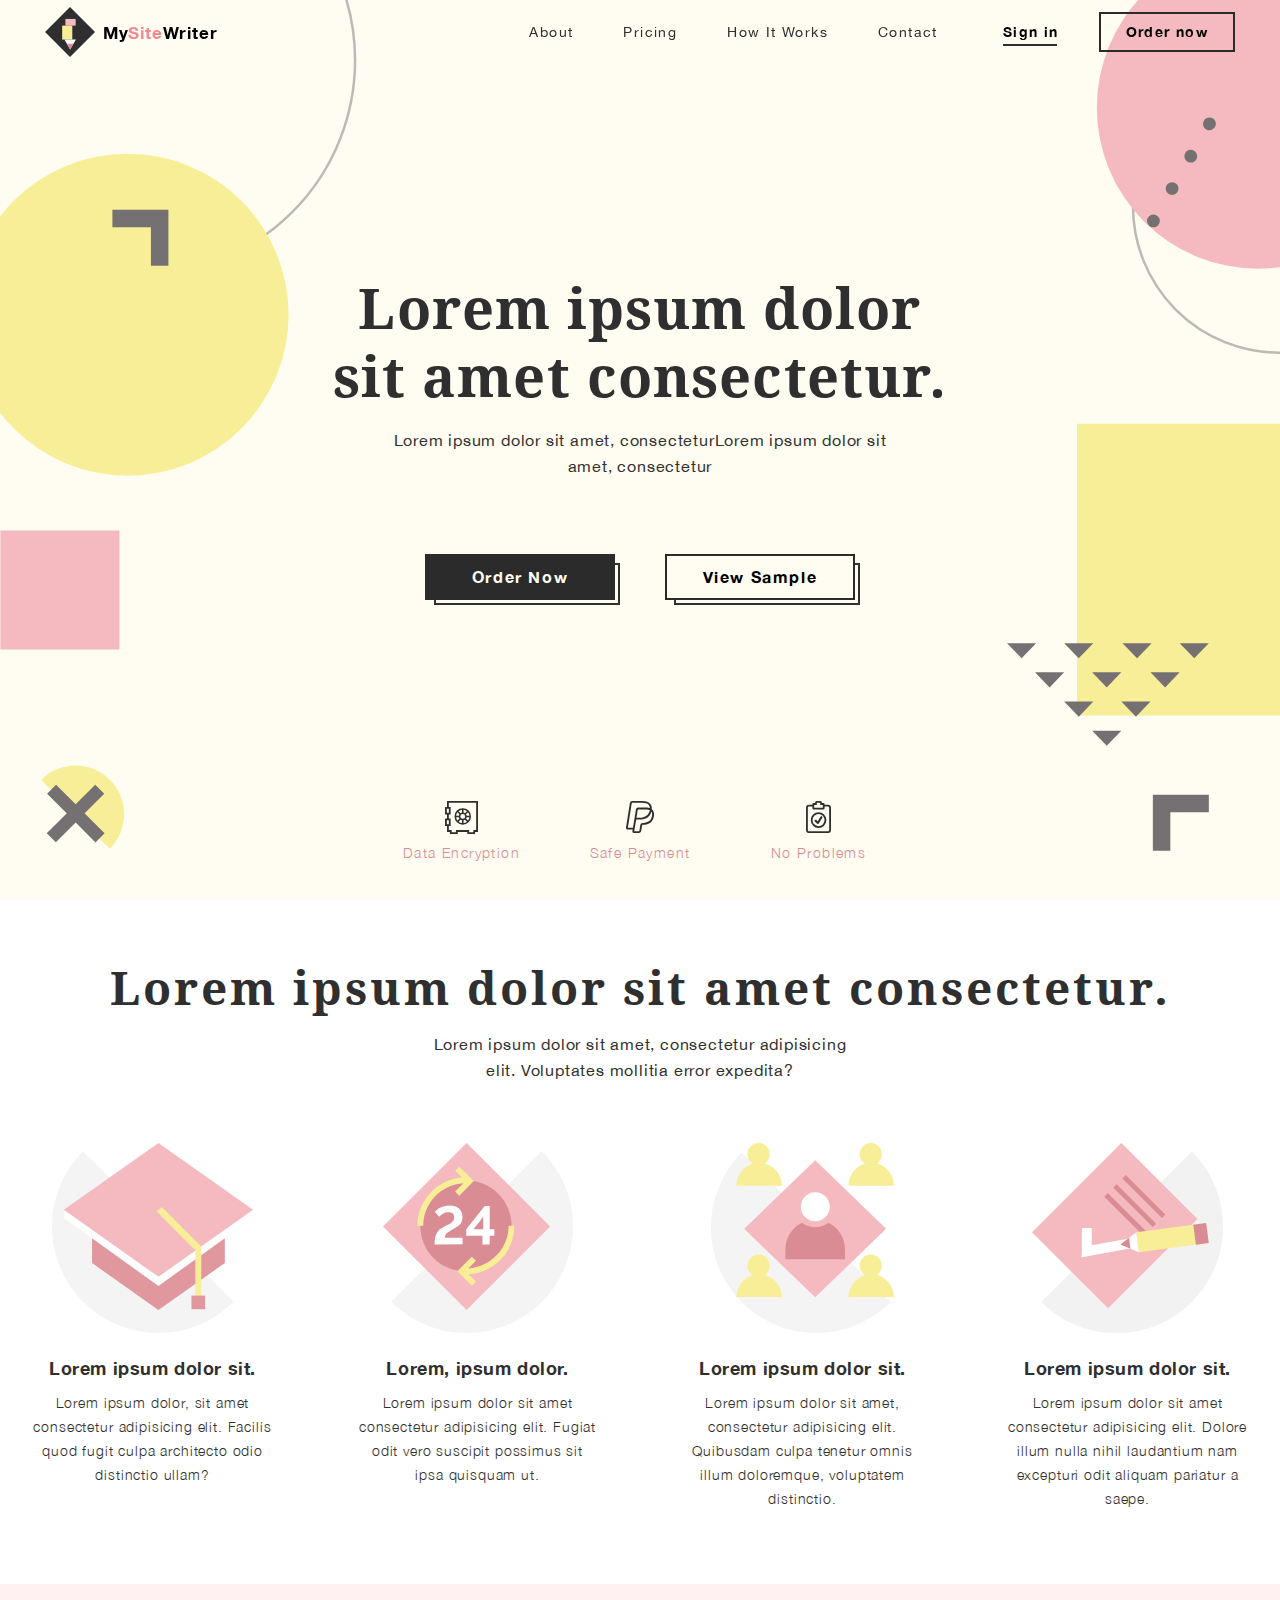
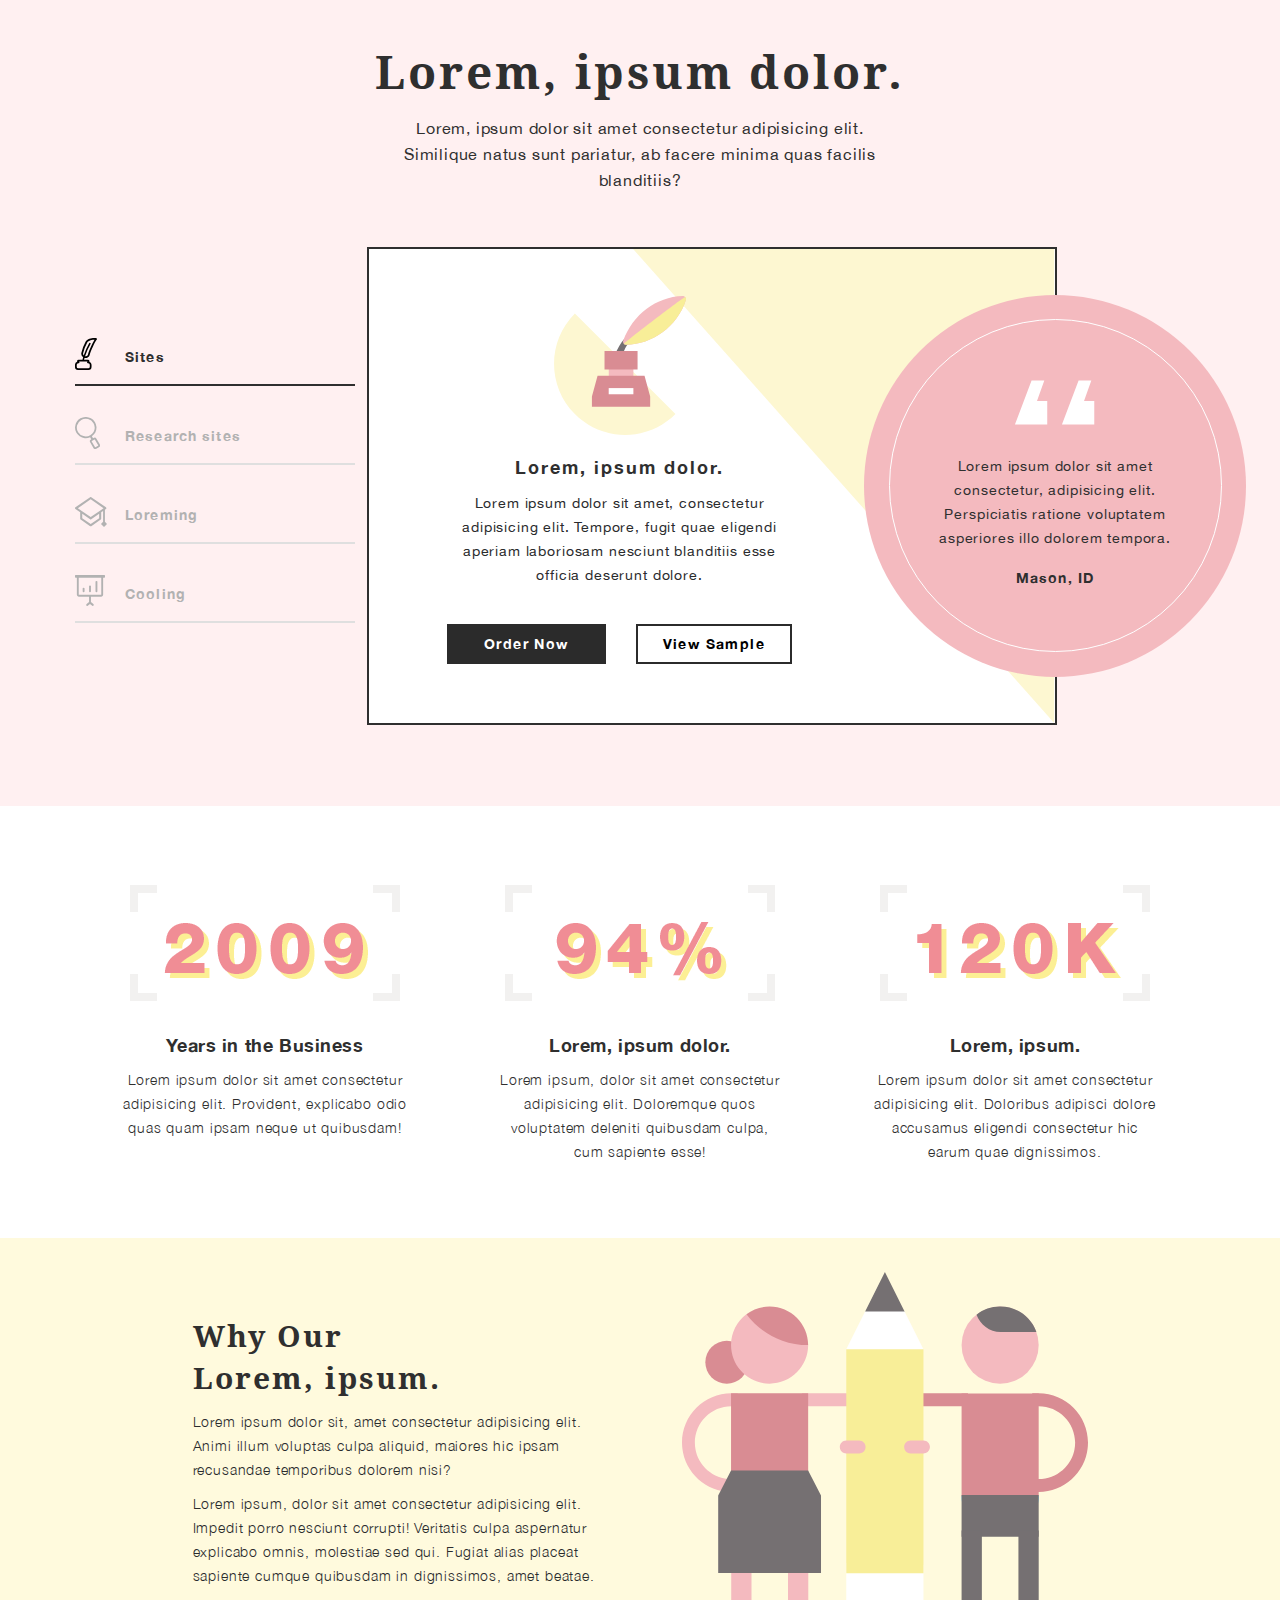
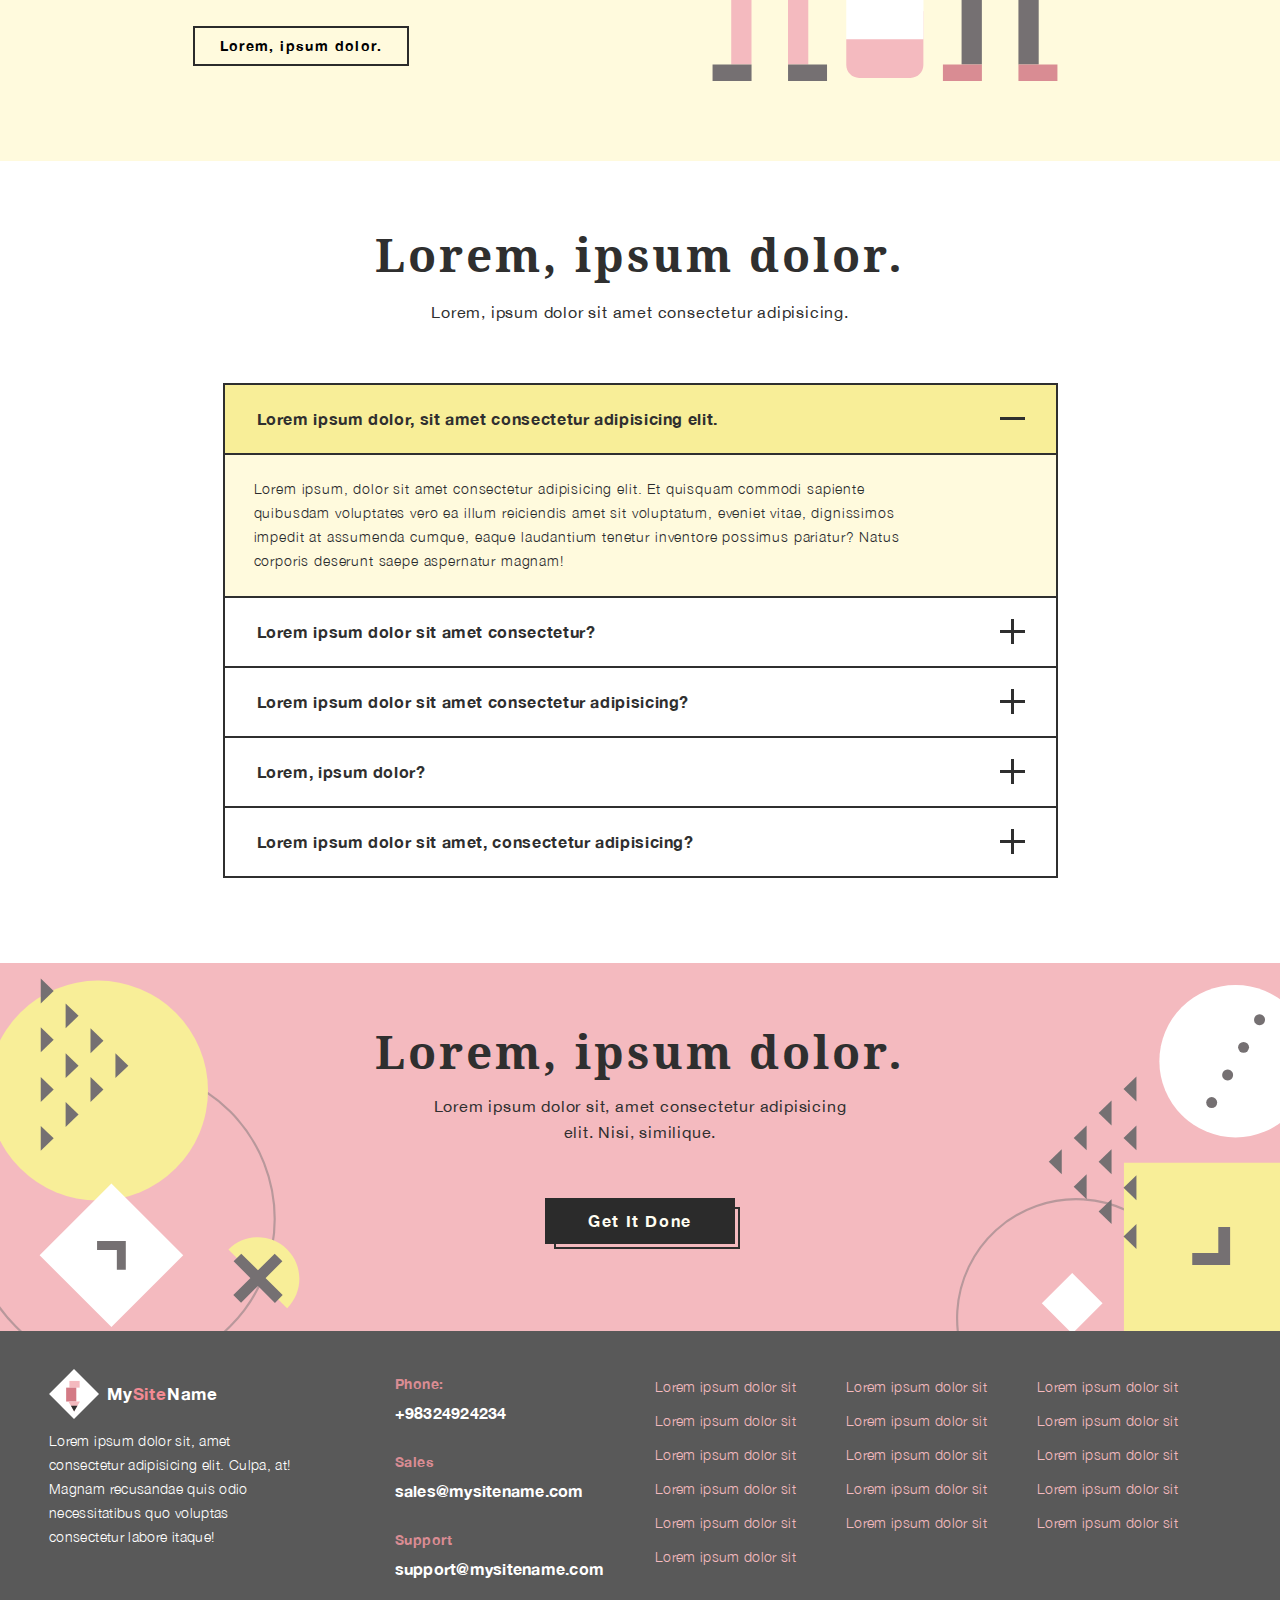
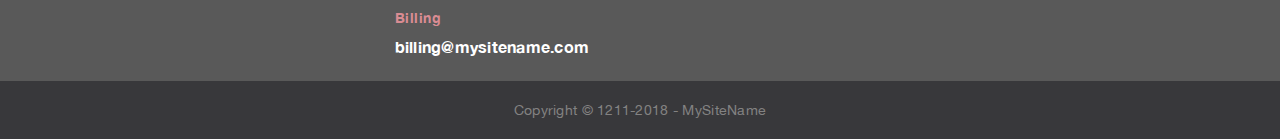
<file: index.html>
<!DOCTYPE html>

<head>
  <meta charset="utf-8">
  <title>MySiteName</title>
  <meta name="description" content="" />
  <meta name="keywords" content="" />
  <link rel="canonical" href="" />
  <meta http-equiv="X-UA-Compatible" content="IE=edge">
  <meta name="viewport" content="width=device-width, initial-scale=1, maximum-scale=1">
  <link rel="shortcut icon" href="img/fav/favicon.ico" type="image/x-icon">
  <link rel="icon" href="img/fav/favicon.ico" type="image/x-icon">
  <link rel="apple-touch-icon" sizes="57x57" href="img/fav/apple-icon-57x57.png">
  <link rel="apple-touch-icon" sizes="60x60" href="img/fav/apple-icon-60x60.png">
  <link rel="apple-touch-icon" sizes="72x72" href="img/fav/apple-icon-72x72.png">
  <link rel="apple-touch-icon" sizes="76x76" href="img/fav/apple-icon-76x76.png">
  <link rel="apple-touch-icon" sizes="114x114" href="img/fav/apple-icon-114x114.png">
  <link rel="apple-touch-icon" sizes="120x120" href="img/fav/apple-icon-120x120.png">
  <link rel="apple-touch-icon" sizes="144x144" href="img/fav/apple-icon-144x144.png">
  <link rel="apple-touch-icon" sizes="152x152" href="img/fav/apple-icon-152x152.png">
  <link rel="apple-touch-icon" sizes="180x180" href="img/fav/apple-icon-180x180.png">
  <link rel="icon" type="image/png" sizes="192x192" href="img/fav/android-icon-192x192.png">
  <link rel="icon" type="image/png" sizes="32x32" href="img/fav/favicon-32x32.png">
  <link rel="icon" type="image/png" sizes="96x96" href="img/fav/favicon-96x96.png">
  <link rel="icon" type="image/png" sizes="16x16" href="img/fav/favicon-16x16.png">
  <meta name="msapplication-TileColor" content="#ffffff">
  <meta name="msapplication-TileImage" content="img/fav/ms-icon-144x144.png">
  <meta name="theme-color" content="#ffffff">

  <link rel="stylesheet" href="css/main.min.css">
</head>

<body>
  <div class="page">
    <div class="loader">
      <div class="loader_inner"></div>
    </div>
    <header class="header">
      <div class="header__container">
        <a href="/portfolio5/" class="logo">
          <img src="img/logo/logo.svg" alt="MySiteName">
          <p>My<span>Site</span>Writer</p>
        </a>
        <nav class="menu">
          <ul class="menu--left">
            <li><a href="/portfolio5/about.html" class="menu__link">About</a></li>
            <li><a href="/portfolio5/pricing.html" class="menu__link">Pricing</a></li>
            <li><a href="/portfolio5/howitworks.html" class="menu__link">How It Works</a></li>
            <li><a href="/portfolio5/contacts.html" class="menu__link">Contact</a></li>
          </ul>
          <ul class="menu--right">
            <li><a href="/portfolio5/404.html" class="link">Sign in</a></li>
            <li><a href="/portfolio5/404.html" class="button-small--light">Order now</a></li>
            <li>
              <button class="toggle_menu">
                <span class="sandwich">
                  <span class="sw-topper"></span>
                  <span class="sw-bottom"></span>
                  <span class="sw-footer"></span>
                </span>
              </button>
            </li>
          </ul>
        </nav>
        <div class="mobile-menu">
          <ul class="menu--right top-links">
            <li><a href="/portfolio5/404.html" class="link">Sign in</a></li>
            <li><a href="/portfolio5/404.html" class="button-small--light">Order Now</a></li>
          </ul>
          <ul class="menu">
            <li><a href="/portfolio5/about.html" class="menu__link">About</a></li>
            <li><a href="/portfolio5/pricing.html" class="menu__link">Pricing</a></li>
            <li><a href="/portfolio5/howitworks.html" class="menu__link">How It Works</a></li>
            <li><a href="/portfolio5/contacts.html" class="menu__link">Contact</a></li>
          </ul>
        </div>
      </div>
    </header>

  <main class="main">
    <div class="container">
      <div class="main__content">
				<div class="content__item text-center">
        <p class="main__title h1">Lorem ipsum dolor sit amet consectetur.</p>
        <p class="main__subtitle h6">Lorem ipsum dolor sit amet, consecteturLorem ipsum
        dolor sit amet, consectetur</p>
        </div>
        <div class="main__buttons">
				<a href="/portfolio5/404.html" class="button-big--dark">Order Now</a>
				<a href="/portfolio5/404.html" class="button-big--light">View Sample</a>
			</div>
			</div>
			<div class="main__advantages">
        <div class="advantages__item">
          <div class="item__card">
            <picture class="item__img">
              <source srcset="img/ico/1-768.svg" media="(max-width: 992px)">
              <img srcset="img/ico/1.svg" alt="encryption">
            </picture>
          <a href="/portfolio5/howitworks.htm#encr" class="item__title">Data Encryption</a>
          <p class="item__text expanded">Lorem ipsum dolor sit amet consectetur.</p>
          <a href="/portfolio5/howitworks.htm#encr" class="link expanded">How it works</a>
          </div>
        </div>

        <div class="advantages__item">
          <div class="item__card">
            <picture class="item__img">
              <source srcset="img/ico/2-768.svg" media="(max-width: 992px)">
              <img srcset="img/ico/2.svg" alt="Safe-Payment">
            </picture>
          <a href="/portfolio5/howitworks.htm#paym" class="item__title">Safe Payment</a>
          <p class="item__text expanded">Lorem ipsum dolor sit amet consectetur.</p>
          <a href="/portfolio5/howitworks.htm#paym" class="link expanded">How it works</a>
          </div>
        </div>

        <div class="advantages__item">
          <div class="item__card">
            <picture class="item__img">
              <source srcset="img/ico/3-768.svg" media="(max-width: 992px)">
              <img srcset="img/ico/3.svg" alt="No Problems">
            </picture>
          <a href="/portfolio5/howitworks.htm#plag" class="item__title">No Problems</a>
          <p class="item__text expanded">Lorem ipsum dolor sit amet consectetur.</p>
          <a href="/portfolio5/howitworks.htm#plag" class="link expanded">How it works</a>
          </div>
        </div>
      </div>
    </div>

<svg id="bg-left" class="main-bg main-bg__left" xmlns="http://www.w3.org/2000/svg" viewBox="0 0 1920 1080"><style>#bg-left .st1{fill:#f8ee98}#bg-left .st2{fill:#757072}#bg-left .st3{fill:#f4babf}</style><circle class="circle down-right main-bg__item" cx="168.5" cy="72.4" r="257.6" opacity=".5" fill="none" stroke="#7b7577" stroke-width="3"/><circle class="st1 circle down-right main-bg__item" cx="153.1" cy="377.6" r="193.2"/><path class="st1 up-right main-bg__item" d="M49.3 935.8c22.8-22.8 59.8-22.8 82.6 0s22.8 59.8 0 82.6c-16.5-16.4-18.1-18-40.9-40.8s-30-30-41.7-41.8z"/><path class="st2 move-right main-bg__item" d="M181.1 251.6h21v67.2h-21v-67.2zm-46.2 0h67.2v21h-67.2v-21z"/><path class="st3 move-right main-bg__item" d="M.5 636.6h142.8v142.8H.5z"/><path class="st2 up-right main-bg__item" d="M101.6 975.9l.1.3 23.8 23.8-10.9 10.9L90.8 987 67 1010.8l-10.9-10.9 23.8-23.8.2-.2-.1-.1-23.5-23.4 10.8-10.7 23.5 23.4 23.5-23.4 10.8 10.7-23.5 23.5z"/><g id="triangle-left" class="move-right main-bg__item"><path class="st2" d="M108.3 397.9l-18.2 17.5v-35l18.2 17.5zM108.3 466.5L90.1 484v-35l18.2 17.5zM108.3 536.5L90.1 554v-35l18.2 17.5zM108.3 605.1l-18.2 17.5v-35l18.2 17.5zM143.3 432.9l-18.2 17.5v-35l18.2 17.5zM143.3 502.9l-18.2 17.5v-35l18.2 17.5zM143.3 571.5L125.1 589v-35l18.2 17.5zM178.3 467.9l-18.2 17.5v-35l18.2 17.5zM178.3 536.5L160.1 554v-35l18.2 17.5zM213.3 502.9l-18.2 17.5v-35l18.2 17.5z"/></g><g id="pen-block" class="main-bg__item"><g id="lines" class="move-right main-bg__item"><path class="st2" d="M20.1 681.4h383.6v4.2H20.1zM20.1 706.6h383.6v4.2H20.1zM20.1 731.8h383.6v4.2H20.1z"/></g><g id="pen"><path d="M342.1 749.6l42 32.6-73.8 95.2-42-32.6 73.8-95.2z" fill="#d98c93"/><path class="st3" d="M282.5 853.8l42 32.6-73.8 95.2-42-32.6 73.8-95.2z"/><path class="st1" d="M403.8 735.3l-6.3 59-49.3-38.2 55.6-20.8z"/><path class="st2" d="M403.8 734.5s-.8 7.3-1.8 16.8c-.1 1.2-.3 2.4-.4 3.6 0-.2-17.3-13.2-17.4-13-2 1.1 19.6-7.4 19.6-7.4z"/></g></g></svg>


<svg id="bg-right" class="main-bg main-bg__right" xmlns="http://www.w3.org/2000/svg" viewBox="0 0 1920 1080"><style>#bg-right .st1{fill:#f4babf}#bg-right .st2{fill:#f8ee98}#bg-right .st3{fill:#757072}</style><circle class="down-left main-bg__item--right" cx="1919.3" cy="247.5" r="175.7" opacity=".5" fill="none" stroke="#7b7577" stroke-width="3"/><ellipse class="st1 down-left main-bg__item--right" transform="rotate(-45.001 1893.398 129.226)" cx="1893.4" cy="129.2" rx="193.2" ry="193.2"/><path class="st2 move-left main-bg__item--right" d="M1676.4 508.6h249.2v350h-249.2z"/><path class="st3 up-left main-bg__item--right" d="M1767.4 953.8h67.2v21h-67.2v-21zm0 0h21v67.2h-21v-67.2z"/><g class="up-left main-bg__item--right"><path class="st3" d="M1817.1 790l-17.5-18.2h35l-17.5 18.2zM1748.5 790l-17.5-18.2h35l-17.5 18.2zM1678.5 790l-17.5-18.2h35l-17.5 18.2zM1609.9 790l-17.5-18.2h35l-17.5 18.2zM1782.1 825l-17.5-18.2h35l-17.5 18.2zM1712.1 825l-17.5-18.2h35l-17.5 18.2zM1643.5 825l-17.5-18.2h35l-17.5 18.2zM1747.1 860l-17.5-18.2h35l-17.5 18.2zM1678.5 860l-17.5-18.2h35l-17.5 18.2zM1712.1 895l-17.5-18.2h35l-17.5 18.2z"/></g><g class="down-left main-bg__item--right"><path class="st3" d="M1839.2 142c3.7 2.1 4.9 6.8 2.8 10.5s-6.8 4.9-10.5 2.8c-3.7-2.1-4.9-6.8-2.8-10.5 2.1-3.6 6.8-4.9 10.5-2.8zM1816.8 180.8c3.7 2.1 4.9 6.8 2.8 10.5-2.1 3.7-6.8 4.9-10.5 2.8-3.7-2.1-4.9-6.8-2.8-10.5 2.1-3.6 6.8-4.9 10.5-2.8z"/><circle class="st3" cx="1790.5" cy="226.3" r="7.7"/><circle class="st3" cx="1768.1" cy="265.1" r="7.7"/></g><g id="pen_right" class="move-left main-bg__item--right"><g id="lines-2" class="move-left main-bg__item--right"><path class="st3" d="M1528 549.2h383.6v4.2H1528zM1528 574.4h383.6v4.2H1528zM1528 599.6h383.6v4.2H1528z"/></g><g id="penr" class="main-bg__item--right"><path d="M1606.4 535l-41.9-32.6 73.6-95.2 41.9 32.6-73.6 95.2z" fill="#d98c93"/><path class="st1" d="M1668.6 430.7l-41.9-32.6 73.6-95.2 41.9 32.6-73.6 95.2z"/><path class="st2" d="M1544.8 550.6l6.3-59.1 49.2 38.3-55.5 20.8z"/><path class="st3" d="M1544.8 551.5s.8-7.3 1.8-16.8c.1-1.2.3-2.4.4-3.6 0 .2 17.3 13.2 17.3 13 2.1-1.2-19.5 7.4-19.5 7.4z"/></g></g></svg>
  </main>

  <section class="features">
    <div class="container text-center">
      <p class="features__title h2">Lorem ipsum dolor sit amet consectetur.</p>
      <p class="features__subtitle h6">Lorem ipsum dolor sit amet, consectetur adipisicing elit. Voluptates mollitia error expedita?</p>
      <div class="features__items">
      <div class="features__item">
          <img src="img/images/hat.svg" alt="hat" class="features__img">
        <div class="features__content">
          <p class="item__title h5">Lorem ipsum dolor sit.</p>
          <p class="features__text">Lorem ipsum dolor, sit amet consectetur adipisicing elit. Facilis quod fugit culpa architecto odio distinctio ullam?</p>
        </div>
      </div>
      <div class="features__item">
          <img src="img/images/hours.svg" alt="hours" class="features__img">
        <div class="features__content">
          <p class="item__title h5">Lorem, ipsum dolor.</p>
          <p class="features__text">Lorem ipsum dolor sit amet consectetur adipisicing elit. Fugiat odit vero suscipit possimus sit ipsa quisquam ut.</p>
        </div>
      </div>
      <div class="features__item">
          <img src="img/images/people.svg" alt="people" class="features__img">
        <div class="features__content">
          <p class="item__title h5">Lorem ipsum dolor sit.</p>
          <p class="features__text">Lorem ipsum dolor sit amet, consectetur adipisicing elit. Quibusdam culpa tenetur omnis illum doloremque, voluptatem distinctio.</p>
        </div>
      </div>
      <div class="features__item">
          <img src="img/images/check.svg" alt="check" class="features__img">
        <div class="features__content">
          <p class="item__title h5">Lorem ipsum dolor sit.</p>
          <p class="features__text">Lorem ipsum dolor sit amet consectetur adipisicing elit. Dolore illum nulla nihil laudantium nam excepturi odit aliquam pariatur a saepe.</p>
        </div>
      </div>
      </div>
    </div>
  </section>

<section class="types">
    <div class="container text-center">
      <p class="types__title h2">Lorem, ipsum dolor.</p>
      <p class="types__subtitle h6">Lorem, ipsum dolor sit amet consectetur adipisicing elit. Similique natus sunt pariatur, ab facere minima quas facilis blanditiis?</p>
      <div class="types__container">
      <form action="" class="carousel__controls">
        <input type="radio" name="control" value="Essays" id="control1" checked="checked">
        <label for="control1"><img src="img/ico/essays.svg" alt="Sites"> Sites</label>
        <input type="radio" name="control" value="Research paper" id="control2" >
        <label for="control2"><img src="img/ico/research.svg" alt="sitess"> Research sites</label>
        <input type="radio" name="control" value="Dissertations" id="control3">
        <label for="control3"><img src="img/ico/dissertations.svg" alt="Loreming"> Loreming</label>
        <input type="radio" name="control" value="PPT presentation" id="control4">
        <label for="control4"><img src="img/ico/ppt.svg" alt="Cooling"> Cooling</label>
      </form>
      <div class="carousel__controls-mobile">
        <p class="control active" data-id="0">Sites</p>
        <p class="control" data-id="1">Research lorem</p>
        <p class="control" data-id="2">Loreming</p>
        <p class="control" data-id="3">Cooling</p>
      </div>
      <div class="types__items">
        <div class="types__item active">
          <div class="types__block">
          <img src="img/images/pen.svg" alt="pen" class="types__img">
          <p class="item__title h5">Lorem, ipsum dolor.</p>
          <div class="item__text">Lorem ipsum dolor sit amet, consectetur adipisicing elit. Tempore, fugit quae eligendi aperiam laboriosam nesciunt blanditiis esse officia deserunt dolore.</div>
          <div class="item__buttons">
            <a href="#" class="button-small--dark">Order Now</a>
            <a href="#" class="button-small--light">View Sample</a>
          </div>
          </div>
          <div class="testimonials active">
            <img src="img/ico/quotes.svg" alt="quotes" class="testimonials__img">
            <p class="testimonials__text">Lorem ipsum dolor sit amet consectetur, adipisicing elit. Perspiciatis ratione voluptatem asperiores illo dolorem tempora.</p>
            <p class="author h5">Mason, ID</p>
          </div>
        </div>
        <div class="types__item">
          <div class="types__block">
          <img src="img/images/pen.svg" alt="pen" class="types__img">
          <p class="item__title h5">Lorem, ipsum dolor.</p>
          <div class="item__text">Lorem ipsum dolor sit amet consectetur adipisicing elit. Tempora at quis labore! Dolor deserunt quos veniam accusamus quis qui enim facere?</div>
          <div class="item__buttons">
            <a href="#" class="button-small--dark">Order Now</a>
            <a href="#" class="button-small--light">View Sample</a>
          </div>
          </div>
          <div class="testimonials">
            <img src="img/ico/quotes.svg" alt="quotes" class="testimonials__img">
            <p class="testimonials__text">Lorem ipsum dolor sit amet consectetur adipisicing elit. Autem, accusantium dignissimos labore totam eius esse illo reiciendis!</p>
            <p class="author h5">Mason, ID</p>
          </div>
        </div>
        <div class="types__item">
          <div class="types__block">
          <img src="img/images/pen.svg" alt="pen" class="types__img">
          <p class="item__title h5">Lorem, ipsum.</p>
          <div class="item__text">Lorem ipsum dolor sit amet consectetur, adipisicing elit. Molestiae quos aliquam perspiciatis optio fugiat, tempore labore distinctio excepturi recusandae, ducimus repellendus.</div>
          <div class="item__buttons">
            <a href="#" class="button-small--dark">Order Now</a>
            <a href="#" class="button-small--light">View Sample</a>
          </div>
          </div>
          <div class="testimonials">
            <img src="img/ico/quotes.svg" alt="quotes" class="testimonials__img">
            <p class="testimonials__text">Lorem ipsum dolor sit amet consectetur adipisicing elit. Nemo quae possimus, sit cum dolores similique earum.</p>
            <p class="author h5">Mason, ID</p>
          </div>
        </div>
        <div class="types__item">
          <div class="types__block">
          <img src="img/images/pen.svg" alt="pen" class="types__img">
          <p class="item__title h5">Lorem ipsum dolor sit.</p>
          <div class="item__text">Lorem, ipsum dolor sit amet consectetur adipisicing elit. Veniam sapiente possimus voluptas sit ipsa. Ratione, beatae in dsfosif erer eorifjepr erferf.</div>
          <div class="item__buttons">
            <a href="#" class="button-small--dark">Order Now</a>
            <a href="#" class="button-small--light">View Sample</a>
          </div>
          </div>
          <div class="testimonials">
            <img src="img/ico/quotes.svg" alt="quotes" class="testimonials__img">
            <p class="testimonials__text">Lorem ipsum dolor sit amet consectetur adipisicing elit. Modi, animi natus necessitatibus voluptatem qui iste?</p>
            <p class="author h5">Mason, ID</p>
          </div>
        </div>
      </div>
      </div>
    </div>
</section>

<section class="goals">
  <div class="container text-center">
    <div class="goals__items">
      <div class="goals__item">
        <img src="img/images/2009.png" alt="2009" class="goals__img">
        <div class="goals__content">
          <p class="goals__title h5">Years in the Business</p>
          <p class="goals__text">Lorem ipsum dolor sit amet consectetur adipisicing elit. Provident, explicabo odio quas quam ipsam neque ut quibusdam!</p>
        </div>
      </div>
      <div class="goals__item">
        <img src="img/images/94.png" alt="94%" class="goals__img">
        <div class="goals__content">
          <p class="goals__title h5">Lorem, ipsum dolor.</p>
          <p class="goals__text">Lorem ipsum, dolor sit amet consectetur adipisicing elit. Doloremque quos voluptatem deleniti quibusdam culpa, cum sapiente esse!</p>
        </div>
      </div>
      <div class="goals__item">
        <img src="img/images/120k.png" alt="120k" class="goals__img">
        <div class="goals__content">
          <p class="goals__title h5">Lorem, ipsum.</p>
          <p class="goals__text">Lorem ipsum dolor sit amet consectetur adipisicing elit. Doloribus adipisci dolore accusamus eligendi consectetur hic earum quae dignissimos.</p>
        </div>
      </div>
    </div>
  </div>
</section>

<section class="service">
  <div class="container">
    <div class="service__content">
  <p class="service__title h3">Why Our<br>Lorem, ipsum.</p>
  <p class="service__text">Lorem ipsum dolor sit, amet consectetur adipisicing elit. Animi illum voluptas culpa aliquid, maiores hic ipsam recusandae temporibus dolorem nisi?</p>
  <p class="service__text">Lorem ipsum, dolor sit amet consectetur adipisicing elit. Impedit porro nesciunt corrupti! Veritatis culpa aspernatur explicabo omnis, molestiae sed qui. Fugiat alias placeat sapiente cumque quibusdam in dignissimos, amet beatae.
</p>
<a href="#" class="button-small--light">Lorem, ipsum dolor.</a>
  </div>
  <img src="img/images/about.svg" alt="about" class="service__img">
    </div>
</section>

<section class="faq">
  <div class="faq__container container">
    <p class="faq__title text-center h2">Lorem, ipsum dolor.</p>
    <p class="faq__subtitle text-center h6">Lorem, ipsum dolor sit amet consectetur adipisicing.</p>
    <div class="faq__block">
      <div class="faq__item active">
        <div class="faq__title-container active">
          <p class="item__title">Lorem ipsum dolor, sit amet consectetur adipisicing elit.</p>
          <button class="icon-slide open">
            <span class="line"></span>
            <span class="line"></span>
          </button>
        </div>
        <div class="item__content" style="display:block">
          <p class="item__text">Lorem ipsum, dolor sit amet consectetur adipisicing elit. Et quisquam commodi sapiente quibusdam voluptates vero ea illum reiciendis amet sit voluptatum, eveniet vitae, dignissimos impedit at assumenda cumque, eaque laudantium tenetur inventore possimus pariatur? Natus corporis deserunt saepe aspernatur magnam!</p>
        </div>
      </div>
      <div class="faq__item">
        <div class="faq__title-container">
          <p class="item__title">Lorem ipsum dolor sit amet consectetur?</p>
          <button class="icon-slide">
            <span class="line"></span>
            <span class="line"></span>
          </button>
        </div>
        <div class="item__content">
          <p class="item__text">Lorem ipsum dolor sit amet consectetur adipisicing elit. Magnam vitae alias, culpa nesciunt error itaque repellat nulla asperiores distinctio recusandae debitis architecto! Ducimus ea recusandae ratione quasi molestiae voluptatum assumenda voluptatem, a laudantium debitis!</p>
        </div>
      </div>
      <div class="faq__item">
        <div class="faq__title-container">
          <p class="item__title">Lorem ipsum dolor sit amet consectetur adipisicing?</p>
          <button class="icon-slide">
            <span class="line"></span>
            <span class="line"></span>
          </button>
        </div>
        <div class="item__content">
          <p class="item__text">Lorem ipsum dolor sit amet consectetur adipisicing elit. Nihil voluptatem provident quae fugit eius iste, aperiam quaerat debitis neque velit rerum maiores dolores tenetur hic, repellendus quos impedit modi! Natus, officiis exercitationem?</p>
        </div>
      </div>
      <div class="faq__item">
        <div class="faq__title-container">
          <p class="item__title">Lorem, ipsum dolor?</p>
          <button class="icon-slide">
            <span class="line"></span>
            <span class="line"></span>
          </button>
        </div>
        <div class="item__content">
          <p class="item__text">Lorem ipsum dolor sit amet consectetur adipisicing elit. Aspernatur illo ea id, qui magnam autem recusandae asperiores doloremque! Magni nulla reprehenderit sint molestias eum itaque. Illum, accusamus natus!</p>
        </div>
      </div>
      <div class="faq__item">
        <div class="faq__title-container">
          <p class="item__title">Lorem ipsum dolor sit amet, consectetur adipisicing?</p>
          <button class="icon-slide">
            <span class="line"></span>
            <span class="line"></span>
          </button>
        </div>
        <div class="item__content">
          <p class="item__text">Lorem ipsum dolor sit amet consectetur adipisicing elit. Pariatur voluptatibus corrupti perferendis incidunt suscipit voluptate illum, veniam alias possimus laborum saepe, laboriosam aspernatur accusantium officia sequi aliquid?</p>
        </div>
      </div>
    </div>
  </div>
</section>

    <section class="cta">
      <div class="container text-center">
        <p class="cta__title h2">Lorem, ipsum dolor.</p>
        <p class="cta__subtitle h6">Lorem ipsum dolor sit, amet consectetur adipisicing elit. Nisi, similique.</p>
        <a href="#" class="button-big--dark">Get It Done</a>
      </div>
    </section>
    
    <footer class="footer">
      <div class="footer__container">
        <div class="column-container">
          <div class="footer__column footer__column--main">
            <a href="/portfolio5/" class="footer-logo">
              <img src="img/logo/logo-white.svg" alt="MySiteName" class="footer__logo">
              <p>My<span>Site</span>Name</p>
            </a>
            <p class="footer__subtitle">Lorem ipsum dolor sit, amet consectetur adipisicing elit. Culpa, at! Magnam
              recusandae quis odio necessitatibus quo voluptas consectetur labore itaque!</p>
          </div>
          <div class="footer__column footer__contacts">
            <div class="contacts__item">
              <p class="contacts__title">Phone:</p>
              <a href="tel:+98324924234" class="contact">+98324924234</a>
            </div>
            <div class="contacts__item">
              <p class="contacts__title">Sales</p>
              <a href="mailto:sales@mysitename.com" class="contact">sales@mysitename.com</a>
            </div>
            <div class="contacts__item">
              <p class="contacts__title">Support</p>
              <a href="mailto:support@mysitename.com" class="contact">support@mysitename.com</a>
            </div>
            <div class="contacts__item">
              <p class="contacts__title">Billing</p>
              <a href="mailto:billing@mysitename.com" class="contact">billing@mysitename.com</a>
            </div>
          </div>
        </div>
        <div class="footer__column menu">
          <ul class="menu__list">
            <li><a href="/portfolio5/seo.html" class="menu__link">Lorem ipsum dolor sit</a></li>
            <li><a href="/portfolio5/seo.html" class="menu__link">Lorem ipsum dolor sit</a></li>
            <li><a href="/portfolio5/seo.html" class="menu__link">Lorem ipsum dolor sit</a></li>
            <li><a href="/portfolio5/seo.html" class="menu__link">Lorem ipsum dolor sit</a></li>
            <li><a href="/portfolio5/seo.html" class="menu__link">Lorem ipsum dolor sit</a></li>
            <li><a href="/portfolio5/seo.html" class="menu__link">Lorem ipsum dolor sit</a></li>
            <li><a href="/portfolio5/seo.html" class="menu__link">Lorem ipsum dolor sit</a></li>
            <li><a href="/portfolio5/seo.html" class="menu__link">Lorem ipsum dolor sit</a></li>
            <li><a href="/portfolio5/seo.html" class="menu__link">Lorem ipsum dolor sit</a></li>
            <li><a href="/portfolio5/seo.html" class="menu__link">Lorem ipsum dolor sit</a></li>
            <li><a href="/portfolio5/seo.html" class="menu__link">Lorem ipsum dolor sit</a></li>
            <li><a href="/portfolio5/seo.html" class="menu__link">Lorem ipsum dolor sit</a></li>
            <li><a href="/portfolio5/seo.html" class="menu__link">Lorem ipsum dolor sit</a></li>
            <li><a href="/portfolio5/seo.html" class="menu__link">Lorem ipsum dolor sit</a></li>
            <li><a href="/portfolio5/seo.html" class="menu__link">Lorem ipsum dolor sit</a></li>
            <li><a href="/portfolio5/seo.html" class="menu__link">Lorem ipsum dolor sit</a></li>
          </ul>
        </div>
      </div>
    </footer>
    <div class="copyright">
      <p>Copyright © 1211-2018 - MySiteName</p>
    </div>
    </div>
    <script src="js/scripts.min.js"></script>
    </body>
    
    </html>
</file>
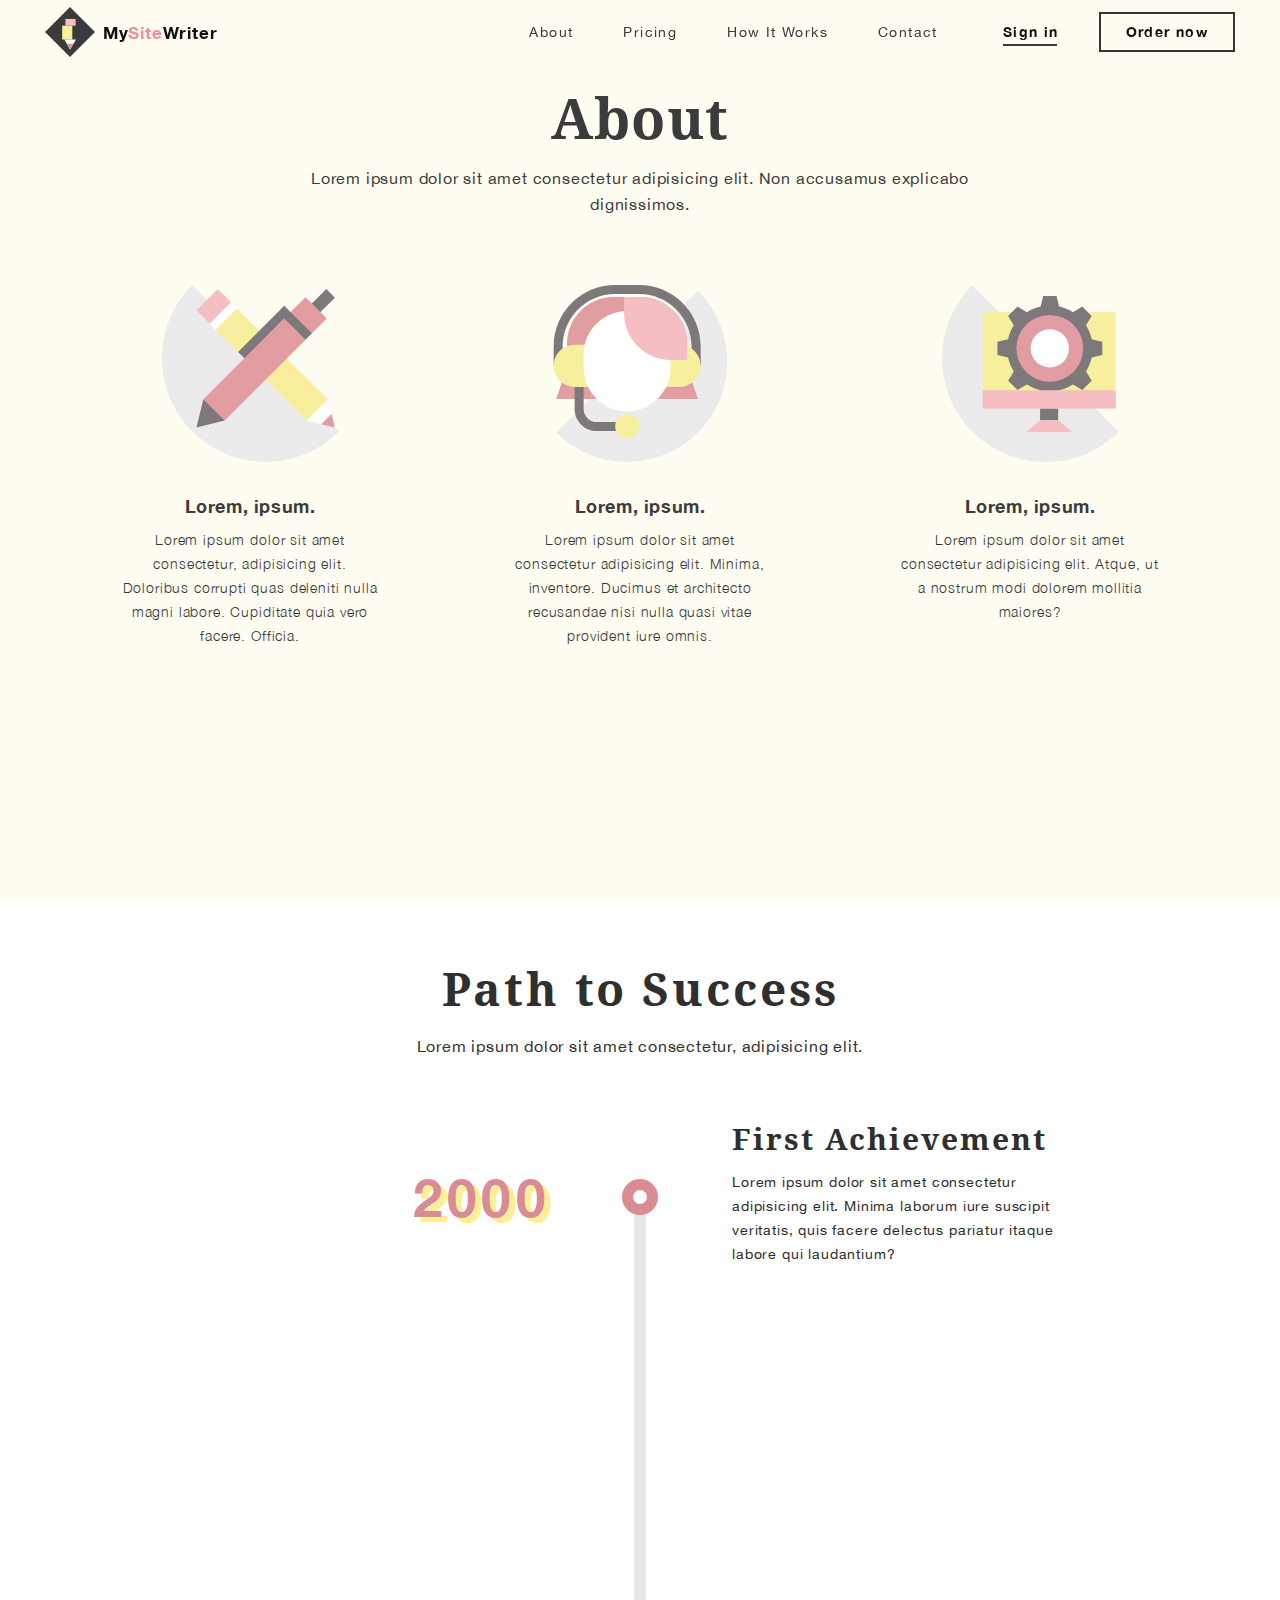
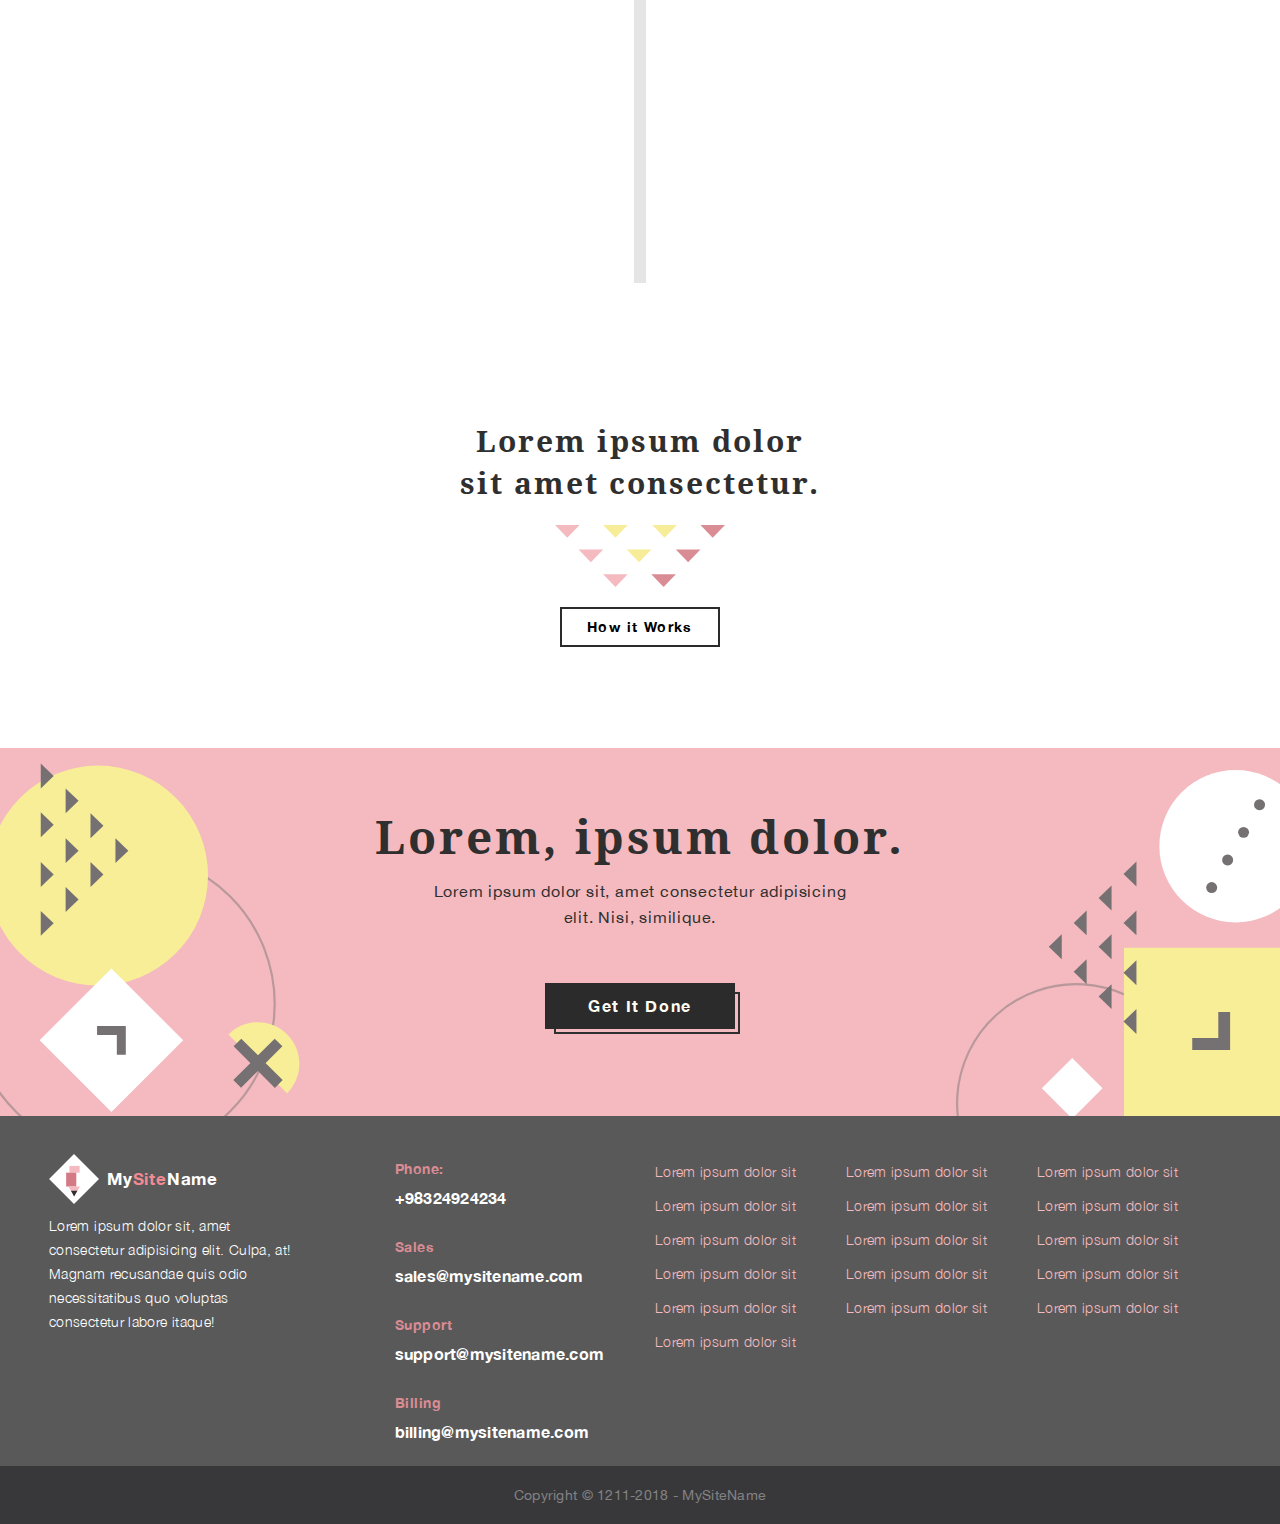
<file: about.html>
<!DOCTYPE html>

<head>
  <meta charset="utf-8">
  <title>MySiteName</title>
  <meta name="description" content="" />
  <meta name="keywords" content="" />
  <link rel="canonical" href="" />
  <meta http-equiv="X-UA-Compatible" content="IE=edge">
  <meta name="viewport" content="width=device-width, initial-scale=1, maximum-scale=1">
  <link rel="shortcut icon" href="img/fav/favicon.ico" type="image/x-icon">
  <link rel="icon" href="img/fav/favicon.ico" type="image/x-icon">
  <link rel="apple-touch-icon" sizes="57x57" href="img/fav/apple-icon-57x57.png">
  <link rel="apple-touch-icon" sizes="60x60" href="img/fav/apple-icon-60x60.png">
  <link rel="apple-touch-icon" sizes="72x72" href="img/fav/apple-icon-72x72.png">
  <link rel="apple-touch-icon" sizes="76x76" href="img/fav/apple-icon-76x76.png">
  <link rel="apple-touch-icon" sizes="114x114" href="img/fav/apple-icon-114x114.png">
  <link rel="apple-touch-icon" sizes="120x120" href="img/fav/apple-icon-120x120.png">
  <link rel="apple-touch-icon" sizes="144x144" href="img/fav/apple-icon-144x144.png">
  <link rel="apple-touch-icon" sizes="152x152" href="img/fav/apple-icon-152x152.png">
  <link rel="apple-touch-icon" sizes="180x180" href="img/fav/apple-icon-180x180.png">
  <link rel="icon" type="image/png" sizes="192x192" href="img/fav/android-icon-192x192.png">
  <link rel="icon" type="image/png" sizes="32x32" href="img/fav/favicon-32x32.png">
  <link rel="icon" type="image/png" sizes="96x96" href="img/fav/favicon-96x96.png">
  <link rel="icon" type="image/png" sizes="16x16" href="img/fav/favicon-16x16.png">
  <meta name="msapplication-TileColor" content="#ffffff">
  <meta name="msapplication-TileImage" content="img/fav/ms-icon-144x144.png">
  <meta name="theme-color" content="#ffffff">

  <link rel="stylesheet" href="css/main.min.css">
</head>

<body>
  <div class="page">
    <div class="loader">
      <div class="loader_inner"></div>
    </div>
    <header class="header">
      <div class="header__container">
        <a href="/portfolio5/" class="logo">
          <img src="img/logo/logo.svg" alt="MySiteName">
          <p>My<span>Site</span>Writer</p>
        </a>
        <nav class="menu">
          <ul class="menu--left">
            <li><a href="/portfolio5/about.html" class="menu__link">About</a></li>
            <li><a href="/portfolio5/pricing.html" class="menu__link">Pricing</a></li>
            <li><a href="/portfolio5/howitworks.html" class="menu__link">How It Works</a></li>
            <li><a href="/portfolio5/contacts.html" class="menu__link">Contact</a></li>
          </ul>
          <ul class="menu--right">
            <li><a href="/portfolio5/404.html" class="link">Sign in</a></li>
            <li><a href="/portfolio5/404.html" class="button-small--light">Order now</a></li>
            <li>
              <button class="toggle_menu">
                <span class="sandwich">
                  <span class="sw-topper"></span>
                  <span class="sw-bottom"></span>
                  <span class="sw-footer"></span>
                </span>
              </button>
            </li>
          </ul>
        </nav>
        <div class="mobile-menu">
          <ul class="menu--right top-links">
            <li><a href="/portfolio5/404.html" class="link">Sign in</a></li>
            <li><a href="/portfolio5/404.html" class="button-small--light">Order Now</a></li>
          </ul>
          <ul class="menu">
            <li><a href="/portfolio5/about.html" class="menu__link">About</a></li>
            <li><a href="/portfolio5/pricing.html" class="menu__link">Pricing</a></li>
            <li><a href="/portfolio5/howitworks.html" class="menu__link">How It Works</a></li>
            <li><a href="/portfolio5/contacts.html" class="menu__link">Contact</a></li>
          </ul>
        </div>
      </div>
    </header>

    <section class="about advantages">
      <div class="container">
        <p class="h1 about__title text-center">About</p>
        <p class="h6 about__subtitle text-center">Lorem ipsum dolor sit amet consectetur adipisicing elit. Non accusamus explicabo dignissimos.</p>
        <div class="advantages__items">
          <div class="advantages__item">
            <img src="img/images/pens.svg" class="item__image" alt="pens">
            <div class="item__content">
              <p class="item__title h5 text-center">Lorem, ipsum.</p>
              <p class="item__text">Lorem ipsum dolor sit amet consectetur, adipisicing elit. Doloribus corrupti quas deleniti nulla magni labore. Cupiditate quia vero facere. Officia.</p>
            </div>
          </div>
          <div class="advantages__item">
            <img src="img/images/support.svg" class="item__image" alt="support">
            <div class="item__content">
              <p class="item__title h5 text-center">Lorem, ipsum.</p>
              <p class="item__text">Lorem ipsum dolor sit amet consectetur adipisicing elit. Minima, inventore. Ducimus et architecto recusandae nisi nulla quasi vitae provident iure omnis.</p>
            </div>
          </div>
          <div class="advantages__item">
            <img src="img/images/maintain.svg" class="item__image" alt="maintain">
            <div class="item__content">
              <p class="item__title h5 text-center">Lorem, ipsum.</p>
              <p class="item__text">Lorem ipsum dolor sit amet consectetur adipisicing elit. Atque, ut a nostrum modi dolorem mollitia maiores?</p>
            </div>
          </div>
        </div>
      </div>
    </section>

    <section class="timeline">
      <div class="container">
        <p class="timeline__title h2 text-center">Path to Success</p>
        <p class="timeline__subtitle h6 text-center">Lorem ipsum dolor sit amet consectetur, adipisicing elit.</p>
        <div class="timeline__items">
          <div class="timeline__item active">
              <p class="item__year right-align">2000</p>
              <div class="item__content">
              <p class="item__title h3">First Achievement</p>
              <p class="item__text">Lorem ipsum dolor sit amet consectetur adipisicing elit. Minima laborum iure suscipit veritatis, quis facere delectus pariatur itaque labore qui laudantium?</p>
            </div>
          </div>
          <div class="timeline__item">
              <div class="item__content">
              <p class="item__title h3">Year of foundation</p>
              <p class="item__text">Lorem ipsum dolor, sit amet consectetur adipisicing elit. Quos, ab. Aut nesciunt sint natus ab omnis, eius possimus ex modi illum quis officia.</p>
            </div>
              <p class="item__year left-align">2000</p>
          </div>
          <div class="timeline__item">
              <p class="item__year right-align">2002</p>
              <div class="item__content">
              <p class="item__title h3">Lorem, ipsum.</p>
              <p class="item__text">Lorem ipsum dolor sit amet consectetur, adipisicing elit. Sint nihil consectetur asperiores quod laborum veniam velit voluptatibus?</p>
            </div>
          </div>
            <div class="timeline__item">
              <div class="item__content">
                <p class="item__title h3">Steady Success</p>
                <p class="item__text">Lorem ipsum dolor sit amet consectetur adipisicing elit. Pariatur harum laborum enim quae illum iusto doloribus, rerum deleniti quo porro magnam laboriosam quis vitae.</p>
              </div>
              <p class="item__year left-align">2013</p>
            </div>
              <div class="timeline__item">
                <p class="item__year right-align present">2010</p>
                <div class="item__content">
                  <p class="item__title h3">Brand-New Look</p>
                  <p class="item__text">Lorem ipsum dolor sit amet consectetur adipisicing elit. Nisi perspiciatis voluptates consequatur veniam nesciunt, officia aperiam, aspernatur impedit voluptatibus tenetur totam adipisci animi.</p>
                </div>
              </div>
        </div>
        <div class="timeline__cta text-center">
        <p class="h3 cta__title">Lorem ipsum dolor sit amet consectetur.</p>

<svg class="cta__img" id="layer1" xmlns="http://www.w3.org/2000/svg" viewBox="0 0 173 63">
  <style>
    .st0 {
      fill: #d98c93
    }

    .st1 {
      fill: #f7ec98
    }

    .st2 {
      fill: #f4babf
    }
  </style>
  <g id="triangles">
    <path id="tr1" class="st0" d="M160.5 13L148 0h25l-12.5 13z" />
    <path id="tr4" class="st2" d="M12.5 13L0 0h25L12.5 13z" />
    <path id="tr5" class="st0" d="M135.5 38L123 25h25l-12.5 13z" />
    <path id="tr7" class="st2" d="M36.5 38L24 25h25L36.5 38z" />
    <path id="tr8" class="st0" d="M110.5 63L98 50h25l-12.5 13z" />
    <path id="tr9" class="st2" d="M61.5 63L49 50h25L61.5 63z" />
    <path id="tr2" class="st1" d="M111.5 13L99 0h25l-12.5 13z" />
    <path id="tr3" class="st1" d="M61.5 13L49 0h25L61.5 13z" />
    <path id="tr6" class="st1" d="M85.5 38L73 25h25L85.5 38z" />
  </g>
</svg>

        <a href="/portfolio5/howitworks.html" class="cta__button button-small--light">How it Works</a>
        </div>
      </div>
    </section>

    <section class="cta">
      <div class="container text-center">
        <p class="cta__title h2">Lorem, ipsum dolor.</p>
        <p class="cta__subtitle h6">Lorem ipsum dolor sit, amet consectetur adipisicing elit. Nisi, similique.</p>
        <a href="#" class="button-big--dark">Get It Done</a>
      </div>
    </section>
    
    <footer class="footer">
      <div class="footer__container">
        <div class="column-container">
          <div class="footer__column footer__column--main">
            <a href="/portfolio5/" class="footer-logo">
              <img src="img/logo/logo-white.svg" alt="MySiteName" class="footer__logo">
              <p>My<span>Site</span>Name</p>
            </a>
            <p class="footer__subtitle">Lorem ipsum dolor sit, amet consectetur adipisicing elit. Culpa, at! Magnam
              recusandae quis odio necessitatibus quo voluptas consectetur labore itaque!</p>
          </div>
          <div class="footer__column footer__contacts">
            <div class="contacts__item">
              <p class="contacts__title">Phone:</p>
              <a href="tel:+98324924234" class="contact">+98324924234</a>
            </div>
            <div class="contacts__item">
              <p class="contacts__title">Sales</p>
              <a href="mailto:sales@mysitename.com" class="contact">sales@mysitename.com</a>
            </div>
            <div class="contacts__item">
              <p class="contacts__title">Support</p>
              <a href="mailto:support@mysitename.com" class="contact">support@mysitename.com</a>
            </div>
            <div class="contacts__item">
              <p class="contacts__title">Billing</p>
              <a href="mailto:billing@mysitename.com" class="contact">billing@mysitename.com</a>
            </div>
          </div>
        </div>
        <div class="footer__column menu">
          <ul class="menu__list">
            <li><a href="/portfolio5/seo.html" class="menu__link">Lorem ipsum dolor sit</a></li>
            <li><a href="/portfolio5/seo.html" class="menu__link">Lorem ipsum dolor sit</a></li>
            <li><a href="/portfolio5/seo.html" class="menu__link">Lorem ipsum dolor sit</a></li>
            <li><a href="/portfolio5/seo.html" class="menu__link">Lorem ipsum dolor sit</a></li>
            <li><a href="/portfolio5/seo.html" class="menu__link">Lorem ipsum dolor sit</a></li>
            <li><a href="/portfolio5/seo.html" class="menu__link">Lorem ipsum dolor sit</a></li>
            <li><a href="/portfolio5/seo.html" class="menu__link">Lorem ipsum dolor sit</a></li>
            <li><a href="/portfolio5/seo.html" class="menu__link">Lorem ipsum dolor sit</a></li>
            <li><a href="/portfolio5/seo.html" class="menu__link">Lorem ipsum dolor sit</a></li>
            <li><a href="/portfolio5/seo.html" class="menu__link">Lorem ipsum dolor sit</a></li>
            <li><a href="/portfolio5/seo.html" class="menu__link">Lorem ipsum dolor sit</a></li>
            <li><a href="/portfolio5/seo.html" class="menu__link">Lorem ipsum dolor sit</a></li>
            <li><a href="/portfolio5/seo.html" class="menu__link">Lorem ipsum dolor sit</a></li>
            <li><a href="/portfolio5/seo.html" class="menu__link">Lorem ipsum dolor sit</a></li>
            <li><a href="/portfolio5/seo.html" class="menu__link">Lorem ipsum dolor sit</a></li>
            <li><a href="/portfolio5/seo.html" class="menu__link">Lorem ipsum dolor sit</a></li>
          </ul>
        </div>
      </div>
    </footer>
    <div class="copyright">
      <p>Copyright © 1211-2018 - MySiteName</p>
    </div>
    </div>
    <script src="js/scripts.min.js"></script>
    </body>
    
    </html>
</file>
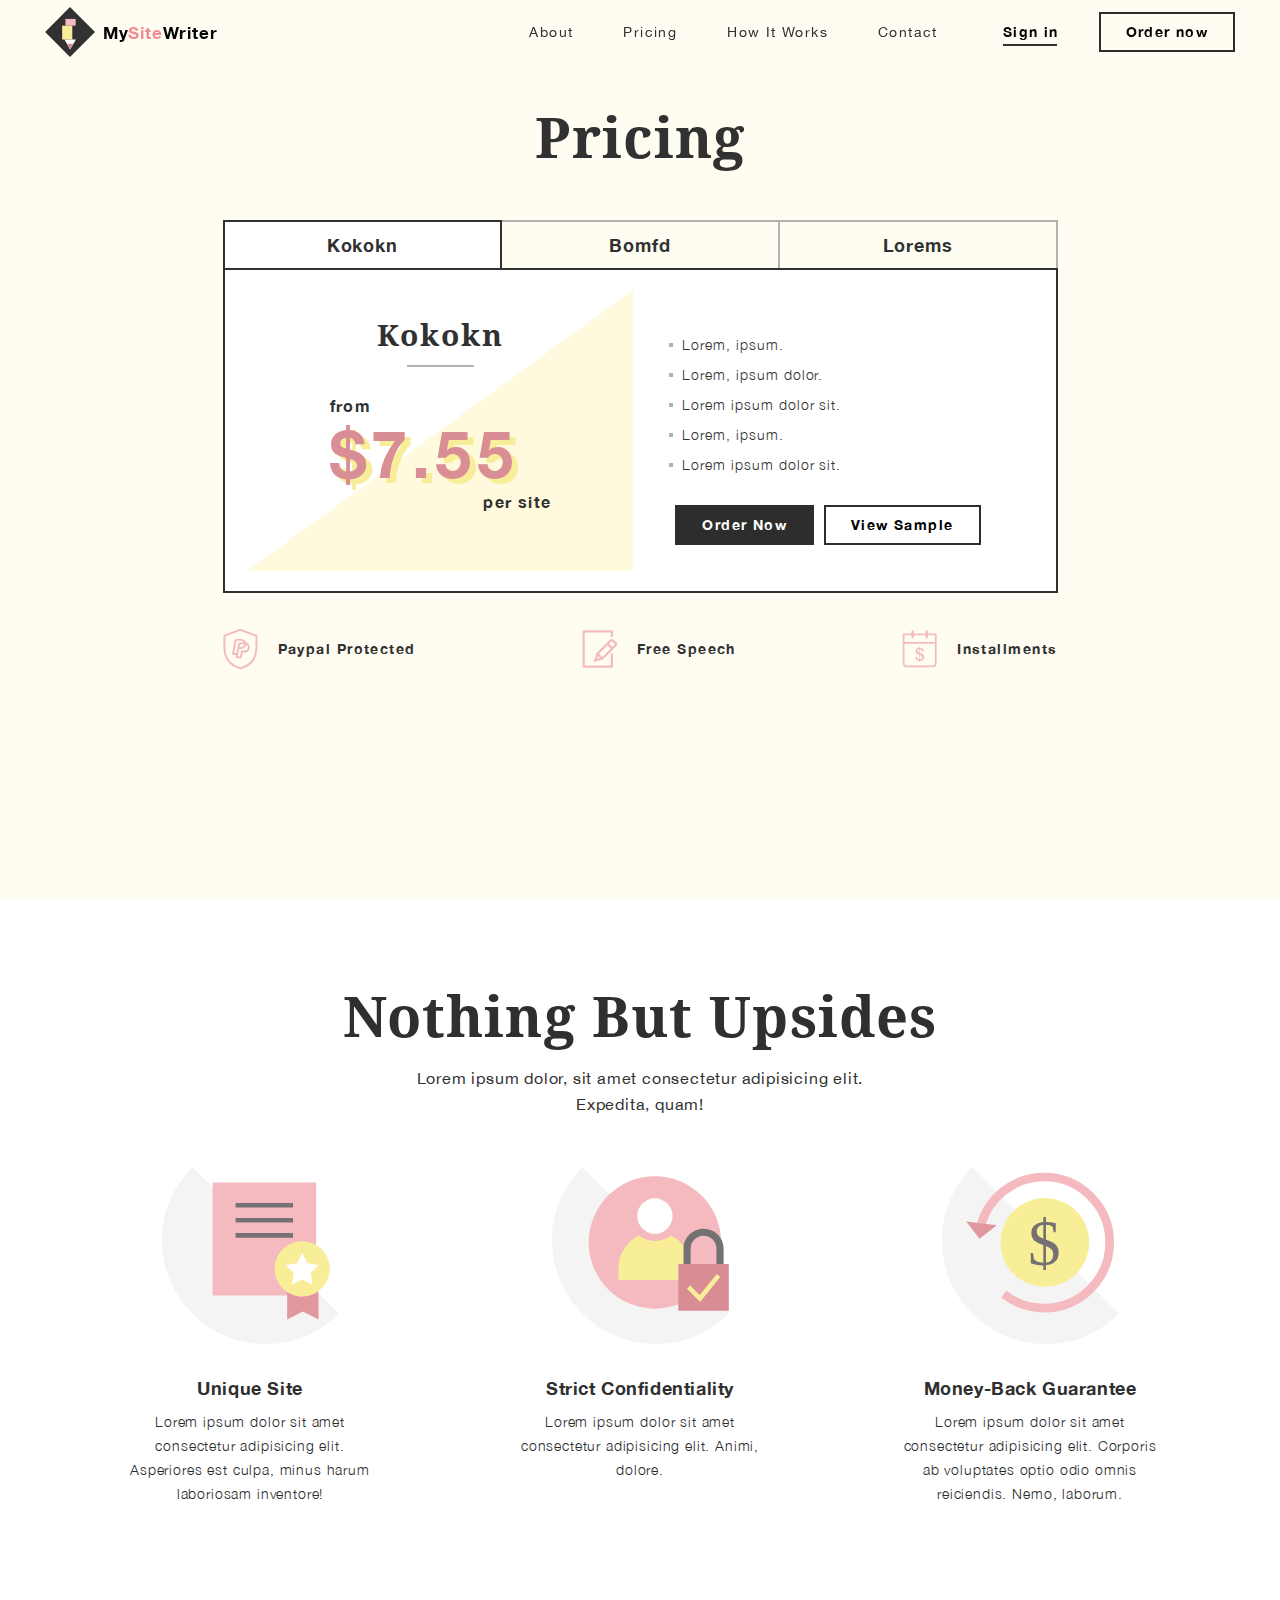
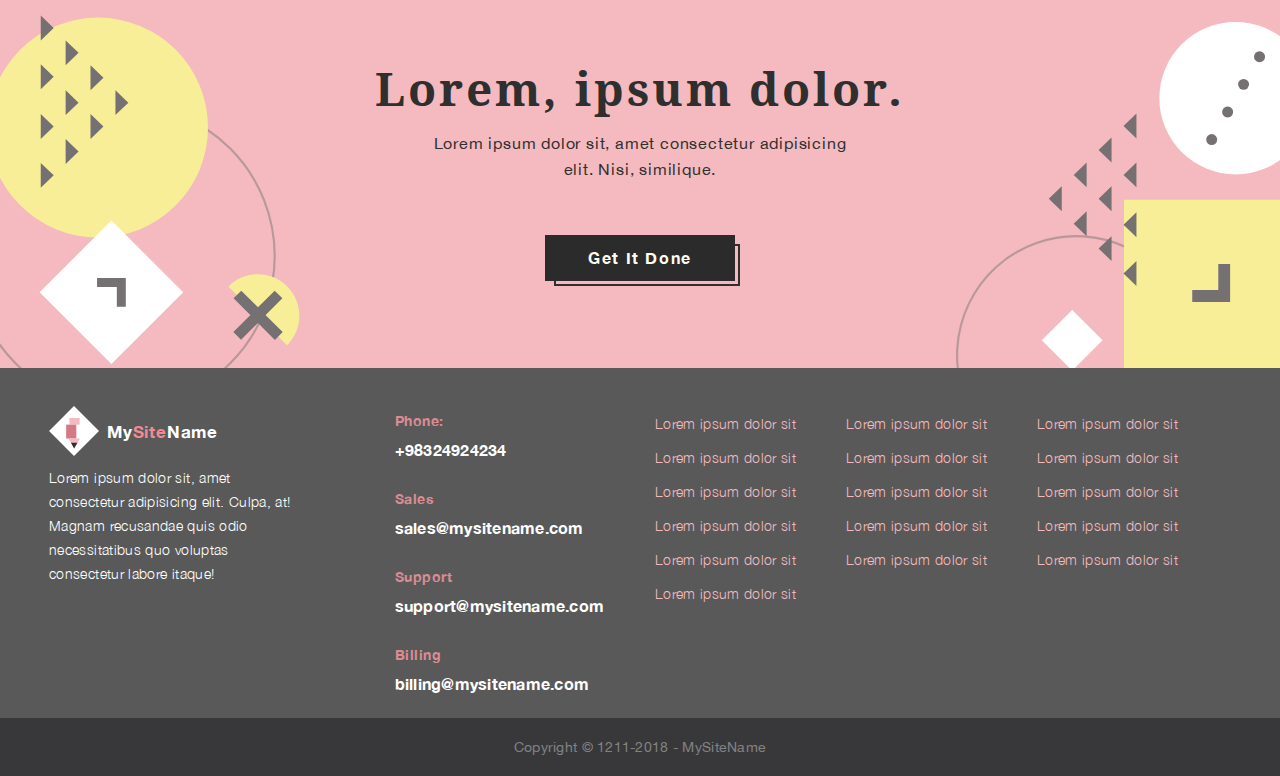
<file: pricing.html>
<!DOCTYPE html>

<head>
  <meta charset="utf-8">
  <title>MySiteName</title>
  <meta name="description" content="" />
  <meta name="keywords" content="" />
  <link rel="canonical" href="" />
  <meta http-equiv="X-UA-Compatible" content="IE=edge">
  <meta name="viewport" content="width=device-width, initial-scale=1, maximum-scale=1">
  <link rel="shortcut icon" href="img/fav/favicon.ico" type="image/x-icon">
  <link rel="icon" href="img/fav/favicon.ico" type="image/x-icon">
  <link rel="apple-touch-icon" sizes="57x57" href="img/fav/apple-icon-57x57.png">
  <link rel="apple-touch-icon" sizes="60x60" href="img/fav/apple-icon-60x60.png">
  <link rel="apple-touch-icon" sizes="72x72" href="img/fav/apple-icon-72x72.png">
  <link rel="apple-touch-icon" sizes="76x76" href="img/fav/apple-icon-76x76.png">
  <link rel="apple-touch-icon" sizes="114x114" href="img/fav/apple-icon-114x114.png">
  <link rel="apple-touch-icon" sizes="120x120" href="img/fav/apple-icon-120x120.png">
  <link rel="apple-touch-icon" sizes="144x144" href="img/fav/apple-icon-144x144.png">
  <link rel="apple-touch-icon" sizes="152x152" href="img/fav/apple-icon-152x152.png">
  <link rel="apple-touch-icon" sizes="180x180" href="img/fav/apple-icon-180x180.png">
  <link rel="icon" type="image/png" sizes="192x192" href="img/fav/android-icon-192x192.png">
  <link rel="icon" type="image/png" sizes="32x32" href="img/fav/favicon-32x32.png">
  <link rel="icon" type="image/png" sizes="96x96" href="img/fav/favicon-96x96.png">
  <link rel="icon" type="image/png" sizes="16x16" href="img/fav/favicon-16x16.png">
  <meta name="msapplication-TileColor" content="#ffffff">
  <meta name="msapplication-TileImage" content="img/fav/ms-icon-144x144.png">
  <meta name="theme-color" content="#ffffff">

  <link rel="stylesheet" href="css/main.min.css">
</head>

<body>
  <div class="site">
    <div class="loader">
      <div class="loader_inner"></div>
    </div>
    <header class="header">
      <div class="header__container">
        <a href="/portfolio5/" class="logo">
          <img src="img/logo/logo.svg" alt="MySiteName">
          <p>My<span>Site</span>Writer</p>
        </a>
        <nav class="menu">
          <ul class="menu--left">
            <li><a href="/portfolio5/about.html" class="menu__link">About</a></li>
            <li><a href="/portfolio5/pricing.html" class="menu__link">Pricing</a></li>
            <li><a href="/portfolio5/howitworks.html" class="menu__link">How It Works</a></li>
            <li><a href="/portfolio5/contacts.html" class="menu__link">Contact</a></li>
          </ul>
          <ul class="menu--right">
            <li><a href="/portfolio5/404.html" class="link">Sign in</a></li>
            <li><a href="/portfolio5/404.html" class="button-small--light">Order now</a></li>
            <li>
              <button class="toggle_menu">
                <span class="sandwich">
                  <span class="sw-topper"></span>
                  <span class="sw-bottom"></span>
                  <span class="sw-footer"></span>
                </span>
              </button>
            </li>
          </ul>
        </nav>
        <div class="mobile-menu">
          <ul class="menu--right top-links">
            <li><a href="/portfolio5/404.html" class="link">Sign in</a></li>
            <li><a href="/portfolio5/404.html" class="button-small--light">Order Now</a></li>
          </ul>
          <ul class="menu">
            <li><a href="/portfolio5/about.html" class="menu__link">About</a></li>
            <li><a href="/portfolio5/pricing.html" class="menu__link">Pricing</a></li>
            <li><a href="/portfolio5/howitworks.html" class="menu__link">How It Works</a></li>
            <li><a href="/portfolio5/contacts.html" class="menu__link">Contact</a></li>
          </ul>
        </div>
      </div>
    </header>

<section class="pricing">
  <div class="pricing__container container">
    <p class="h1 pricing__title text-center">Pricing</p>
    <div class="pricing__items">
      <div class="pricing__item" data-title="Kokokn">
        <div class="item__left">
        <p class="h3 item__title text-center">Kokokn</p>
        <p class="price"><span>from</span><span class="value">$7.55</span><span>per site</span></p>
        </div>
        <div class="list-block">
        <ul class="item__list">
          <li class="list__item">Lorem, ipsum.</li>
          <li class="list__item">Lorem, ipsum dolor.</li>
          <li class="list__item">Lorem ipsum dolor sit.</li>
          <li class="list__item">Lorem, ipsum.</li>
          <li class="list__item">Lorem ipsum dolor sit.</li>
        </ul>
        <div class="list__buttons">
        <a href="/portfolio5/404.html" class="button-small--dark">Order Now</a>
        <a href="#" class="button-small--light">View Sample</a>
      </div>
      </div>
      </div>
      <div class="pricing__item" data-title="Bomfd">
        <div class="item__left">
        <p class="h3 item__title text-center">Bomfd</p>
        <p class="price"><span>from</span><span class="value">$14.04</span><span>per site</span></p>
        </div>
        <div class="list-block">
        <ul class="item__list">
          <li class="list__item">Lorem, ipsum.</li>
          <li class="list__item">Lorem, ipsum dolor.</li>
          <li class="list__item">Lorem ipsum dolor sit.</li>
          <li class="list__item">Lorem, ipsum.</li>
          <li class="list__item">Lorem ipsum dolor sit.</li>
        </ul>
        <div class="list__buttons">
        <a href="/portfolio5/404.html" class="button-small--dark">Order Now</a>
        <a href="#" class="button-small--light">View Sample</a>
      </div>
      </div>
      </div>
      <div class="pricing__item" data-title="Lorems">
        <div class="item__left">
        <p class="h3 item__title text-center">Lorems</p>
        <p class="price"><span>from</span><span class="value">$14.04</span><span>per site</span></p>
        </div>
        <div class="list-block">
        <ul class="item__list">
          <li class="list__item">Lorem, ipsum.</li>
          <li class="list__item">Lorem, ipsum dolor.</li>
          <li class="list__item">Lorem ipsum dolor sit.</li>
          <li class="list__item">Lorem, ipsum.</li>
          <li class="list__item">Lorem ipsum dolor sit.</li>
        </ul>
        <div class="list__buttons">
        <a href="/portfolio5/404.html" class="button-small--dark">Order Now</a>
        <a href="#" class="button-small--light">View Sample</a>
      </div>
      </div>
      </div>
    </div>
    <div class="pricing__icons">
      <div class="icons__item">
        <img src="img/ico/paypal.svg" alt="Paypal Protected" class="icon__img">
        <p class="icon__title">Paypal Protected</p>
      </div>
      <div class="icons__item">
        <img src="img/ico/revision.svg" alt="Free Speech" class="icon__img">
        <p class="icon__title">Free Speech</p>
      </div>
      <div class="icons__item">
        <img src="img/ico/installment.svg" alt="installments" class="icon__img">
        <p class="icon__title">Installments</p>
      </div>
    </div>
  </div>
</section>

<section class="advantages">
  <div class="advantages__container container">
    <p class="h2 advantages__title text-center">Nothing But Upsides</p>
    <p class="h6 advantages__subtitle text-center">Lorem ipsum dolor, sit amet consectetur adipisicing elit. Expedita, quam!</p>
    <div class="advantages__items">
      <div class="advantages__item">
          <img src="img/images/paper-star.svg" class="item__image" alt="people">
        <div class="item__content">
        <p class="item__title h5 text-center">Unique Site</p>
        <p class="item__text">Lorem ipsum dolor sit amet consectetur adipisicing elit. Asperiores est culpa, minus harum laboriosam inventore!</p>
      </div>
      </div>
      <div class="advantages__item">
          <img src="img/images/secure.svg" class="item__image" alt="people">
        <div class="item__content">
        <p class="item__title h5 text-center">Strict Confidentiality</p>
        <p class="item__text">Lorem ipsum dolor sit amet consectetur adipisicing elit. Animi, dolore.</p>
      </div>
      </div>
      <div class="advantages__item">
          <img src="img/images/money-back.svg" class="item__image" alt="people">
        <div class="item__content">
        <p class="item__title h5 text-center">Money-Back Guarantee</p>
        <p class="item__text">Lorem ipsum dolor sit amet consectetur adipisicing elit. Corporis ab voluptates optio odio omnis reiciendis. Nemo, laborum.</p>
      </div>
      </div>
    </div>
  </div>
</section>

    <section class="cta">
      <div class="container text-center">
        <p class="cta__title h2">Lorem, ipsum dolor.</p>
        <p class="cta__subtitle h6">Lorem ipsum dolor sit, amet consectetur adipisicing elit. Nisi, similique.</p>
        <a href="#" class="button-big--dark">Get It Done</a>
      </div>
    </section>
    
    <footer class="footer">
      <div class="footer__container">
        <div class="column-container">
          <div class="footer__column footer__column--main">
            <a href="/portfolio5/" class="footer-logo">
              <img src="img/logo/logo-white.svg" alt="MySiteName" class="footer__logo">
              <p>My<span>Site</span>Name</p>
            </a>
            <p class="footer__subtitle">Lorem ipsum dolor sit, amet consectetur adipisicing elit. Culpa, at! Magnam
              recusandae quis odio necessitatibus quo voluptas consectetur labore itaque!</p>
          </div>
          <div class="footer__column footer__contacts">
            <div class="contacts__item">
              <p class="contacts__title">Phone:</p>
              <a href="tel:+98324924234" class="contact">+98324924234</a>
            </div>
            <div class="contacts__item">
              <p class="contacts__title">Sales</p>
              <a href="mailto:sales@mysitename.com" class="contact">sales@mysitename.com</a>
            </div>
            <div class="contacts__item">
              <p class="contacts__title">Support</p>
              <a href="mailto:support@mysitename.com" class="contact">support@mysitename.com</a>
            </div>
            <div class="contacts__item">
              <p class="contacts__title">Billing</p>
              <a href="mailto:billing@mysitename.com" class="contact">billing@mysitename.com</a>
            </div>
          </div>
        </div>
        <div class="footer__column menu">
          <ul class="menu__list">
            <li><a href="/portfolio5/seo.html" class="menu__link">Lorem ipsum dolor sit</a></li>
            <li><a href="/portfolio5/seo.html" class="menu__link">Lorem ipsum dolor sit</a></li>
            <li><a href="/portfolio5/seo.html" class="menu__link">Lorem ipsum dolor sit</a></li>
            <li><a href="/portfolio5/seo.html" class="menu__link">Lorem ipsum dolor sit</a></li>
            <li><a href="/portfolio5/seo.html" class="menu__link">Lorem ipsum dolor sit</a></li>
            <li><a href="/portfolio5/seo.html" class="menu__link">Lorem ipsum dolor sit</a></li>
            <li><a href="/portfolio5/seo.html" class="menu__link">Lorem ipsum dolor sit</a></li>
            <li><a href="/portfolio5/seo.html" class="menu__link">Lorem ipsum dolor sit</a></li>
            <li><a href="/portfolio5/seo.html" class="menu__link">Lorem ipsum dolor sit</a></li>
            <li><a href="/portfolio5/seo.html" class="menu__link">Lorem ipsum dolor sit</a></li>
            <li><a href="/portfolio5/seo.html" class="menu__link">Lorem ipsum dolor sit</a></li>
            <li><a href="/portfolio5/seo.html" class="menu__link">Lorem ipsum dolor sit</a></li>
            <li><a href="/portfolio5/seo.html" class="menu__link">Lorem ipsum dolor sit</a></li>
            <li><a href="/portfolio5/seo.html" class="menu__link">Lorem ipsum dolor sit</a></li>
            <li><a href="/portfolio5/seo.html" class="menu__link">Lorem ipsum dolor sit</a></li>
            <li><a href="/portfolio5/seo.html" class="menu__link">Lorem ipsum dolor sit</a></li>
          </ul>
        </div>
      </div>
    </footer>
    <div class="copyright">
      <p>Copyright © 1211-2018 - MySiteName</p>
    </div>
    </div>
    <script src="js/scripts.min.js"></script>
    </body>
    
    </html>
</file>
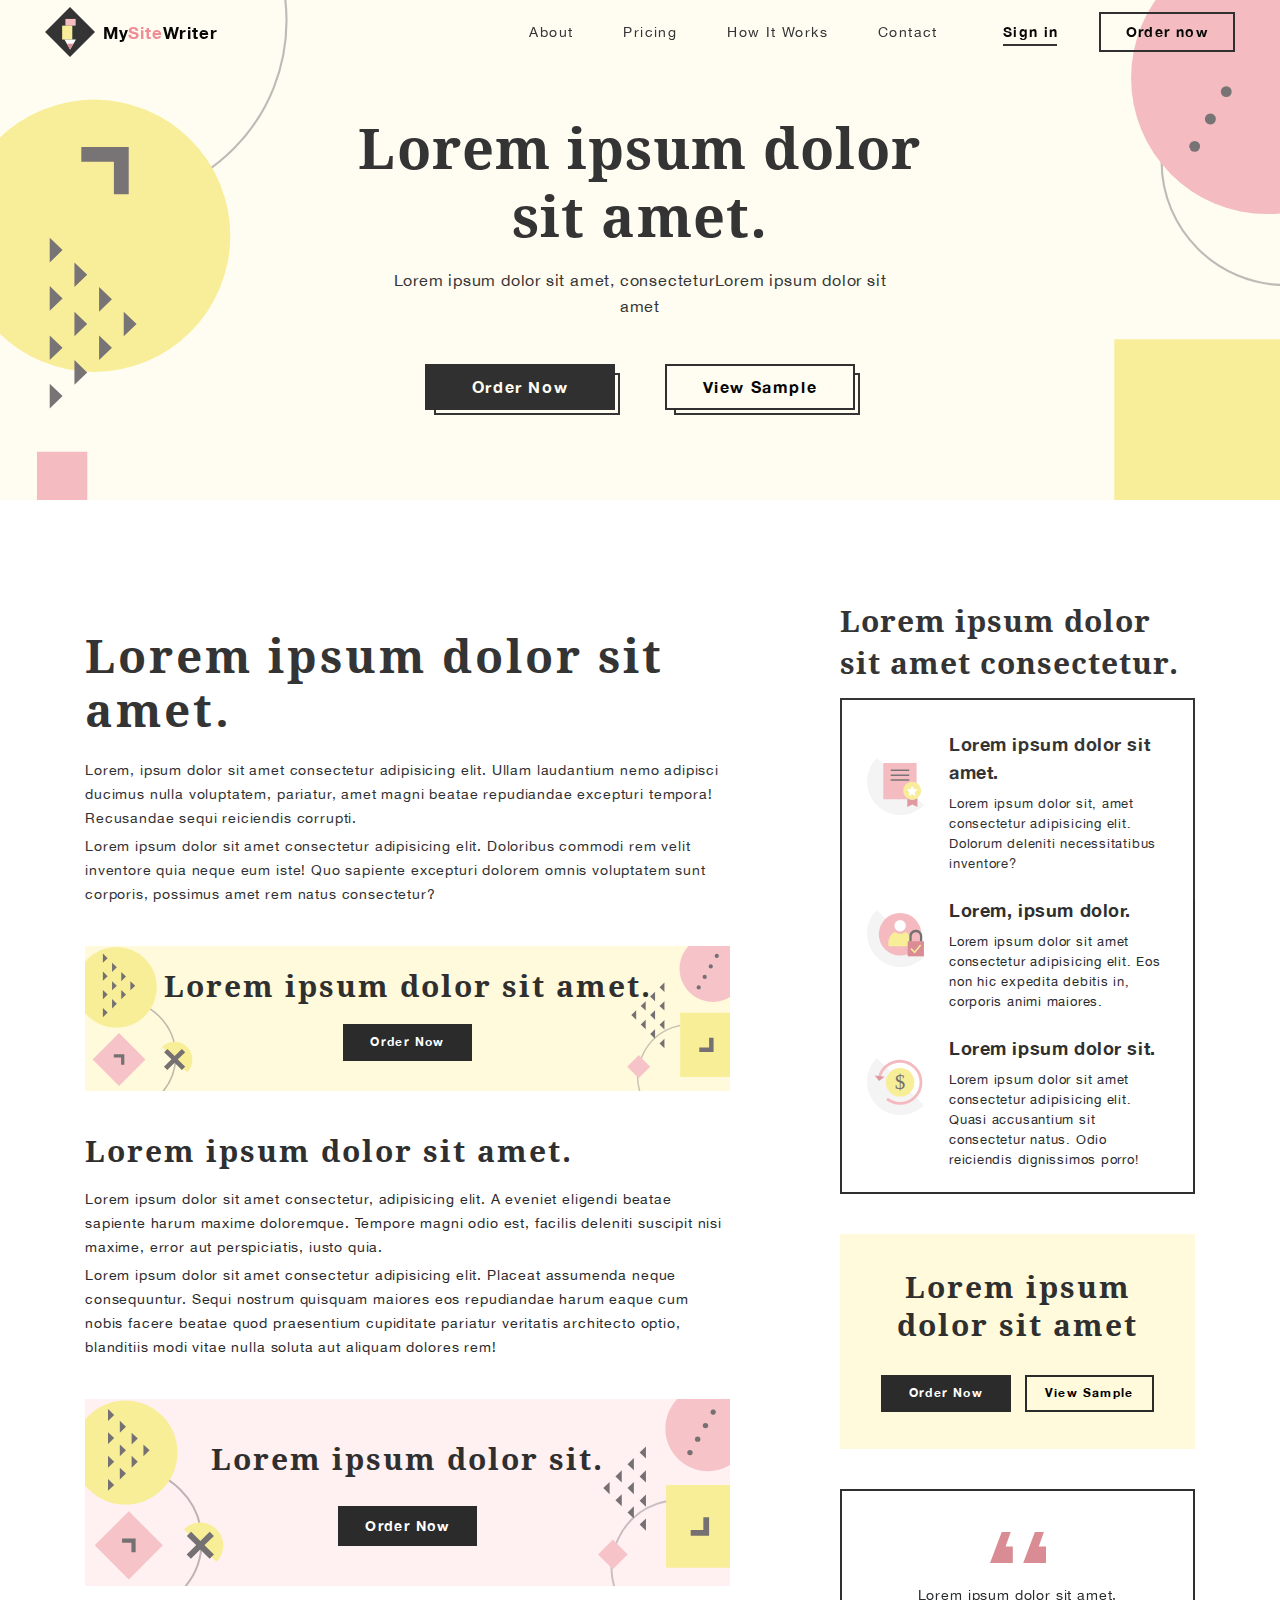
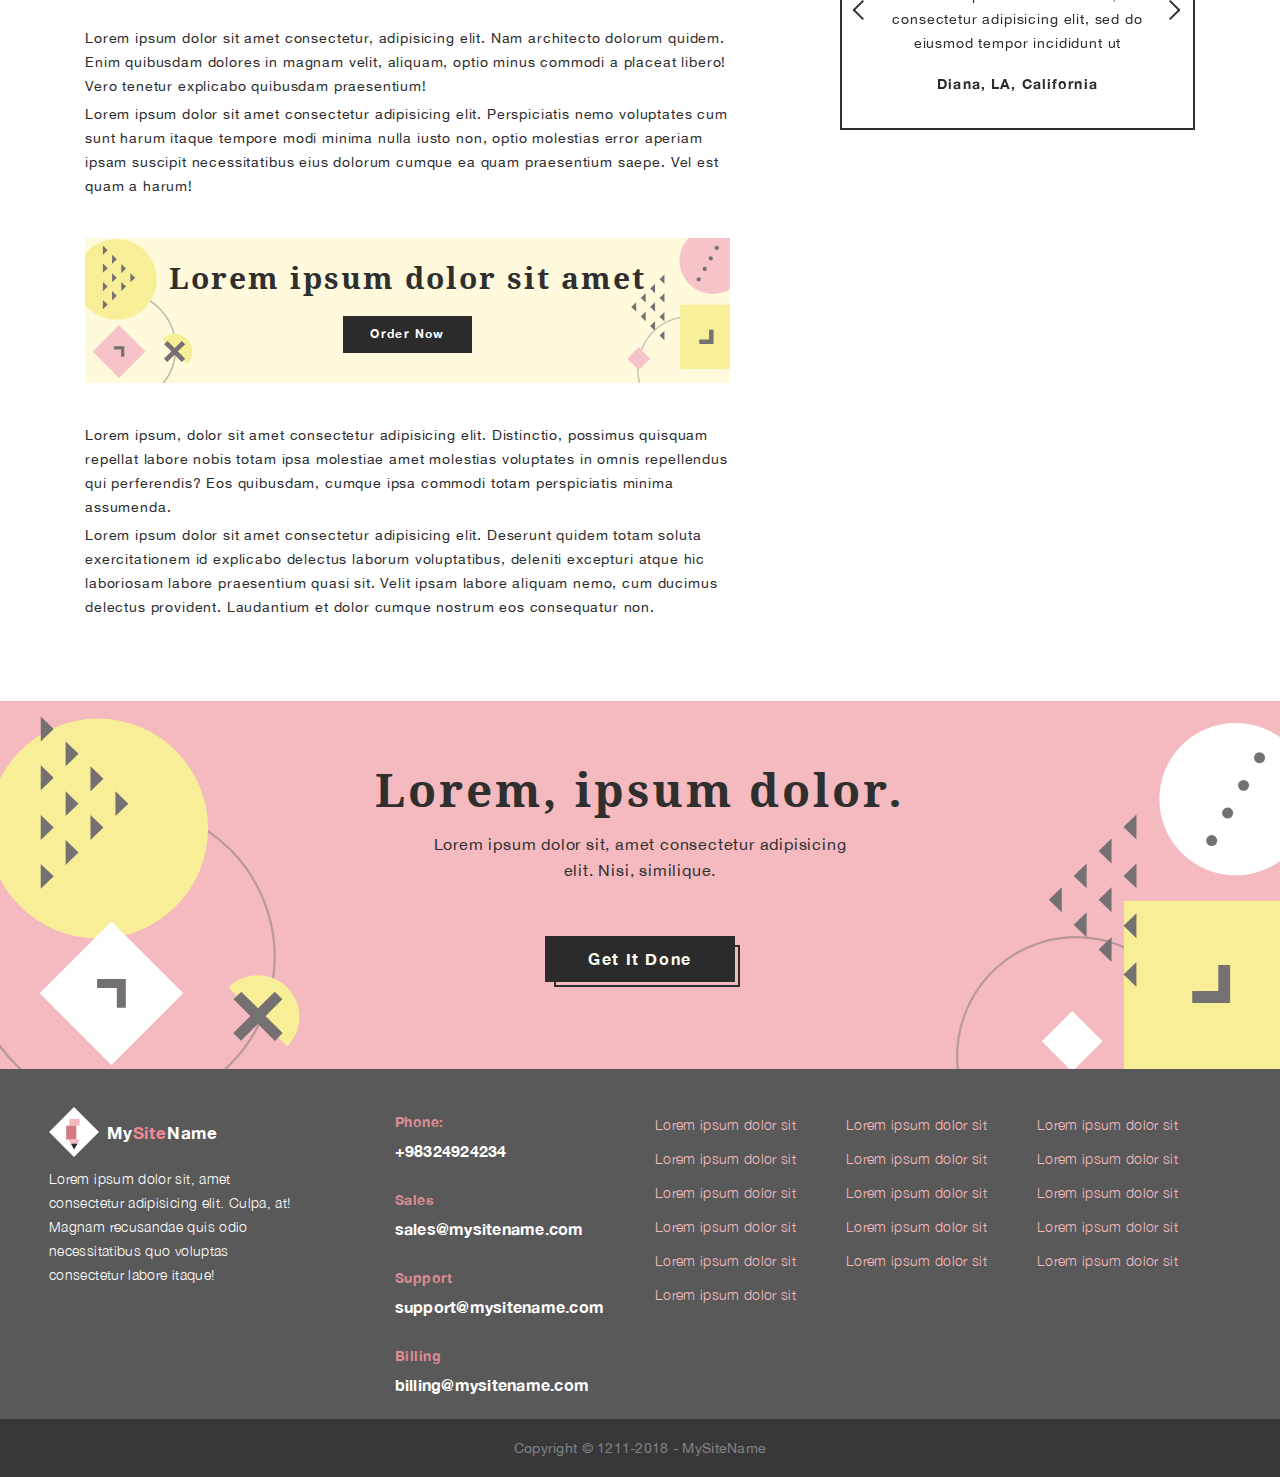
<file: seo.html>
<!DOCTYPE html>

<head>
  <meta charset="utf-8">
  <title>MySiteName</title>
  <meta name="description" content="" />
  <meta name="keywords" content="" />
  <link rel="canonical" href="" />
  <meta http-equiv="X-UA-Compatible" content="IE=edge">
  <meta name="viewport" content="width=device-width, initial-scale=1, maximum-scale=1">
  <link rel="shortcut icon" href="img/fav/favicon.ico" type="image/x-icon">
  <link rel="icon" href="img/fav/favicon.ico" type="image/x-icon">
  <link rel="apple-touch-icon" sizes="57x57" href="img/fav/apple-icon-57x57.png">
  <link rel="apple-touch-icon" sizes="60x60" href="img/fav/apple-icon-60x60.png">
  <link rel="apple-touch-icon" sizes="72x72" href="img/fav/apple-icon-72x72.png">
  <link rel="apple-touch-icon" sizes="76x76" href="img/fav/apple-icon-76x76.png">
  <link rel="apple-touch-icon" sizes="114x114" href="img/fav/apple-icon-114x114.png">
  <link rel="apple-touch-icon" sizes="120x120" href="img/fav/apple-icon-120x120.png">
  <link rel="apple-touch-icon" sizes="144x144" href="img/fav/apple-icon-144x144.png">
  <link rel="apple-touch-icon" sizes="152x152" href="img/fav/apple-icon-152x152.png">
  <link rel="apple-touch-icon" sizes="180x180" href="img/fav/apple-icon-180x180.png">
  <link rel="icon" type="image/png" sizes="192x192" href="img/fav/android-icon-192x192.png">
  <link rel="icon" type="image/png" sizes="32x32" href="img/fav/favicon-32x32.png">
  <link rel="icon" type="image/png" sizes="96x96" href="img/fav/favicon-96x96.png">
  <link rel="icon" type="image/png" sizes="16x16" href="img/fav/favicon-16x16.png">
  <meta name="msapplication-TileColor" content="#ffffff">
  <meta name="msapplication-TileImage" content="img/fav/ms-icon-144x144.png">
  <meta name="theme-color" content="#ffffff">

  <link rel="stylesheet" href="css/main.min.css">
</head>

<body>
  <div class="page">
    <div class="loader">
      <div class="loader_inner"></div>
    </div>
    <header class="header">
      <div class="header__container">
        <a href="/portfolio5/" class="logo">
          <img src="img/logo/logo.svg" alt="MySiteName">
          <p>My<span>Site</span>Writer</p>
        </a>
        <nav class="menu">
          <ul class="menu--left">
            <li><a href="/portfolio5/about.html" class="menu__link">About</a></li>
            <li><a href="/portfolio5/pricing.html" class="menu__link">Pricing</a></li>
            <li><a href="/portfolio5/howitworks.html" class="menu__link">How It Works</a></li>
            <li><a href="/portfolio5/contacts.html" class="menu__link">Contact</a></li>
          </ul>
          <ul class="menu--right">
            <li><a href="/portfolio5/404.html" class="link">Sign in</a></li>
            <li><a href="/portfolio5/404.html" class="button-small--light">Order now</a></li>
            <li>
              <button class="toggle_menu">
                <span class="sandwich">
                  <span class="sw-topper"></span>
                  <span class="sw-bottom"></span>
                  <span class="sw-footer"></span>
                </span>
              </button>
            </li>
          </ul>
        </nav>
        <div class="mobile-menu">
          <ul class="menu--right top-links">
            <li><a href="/portfolio5/404.html" class="link">Sign in</a></li>
            <li><a href="/portfolio5/404.html" class="button-small--light">Order Now</a></li>
          </ul>
          <ul class="menu">
            <li><a href="/portfolio5/about.html" class="menu__link">About</a></li>
            <li><a href="/portfolio5/pricing.html" class="menu__link">Pricing</a></li>
            <li><a href="/portfolio5/howitworks.html" class="menu__link">How It Works</a></li>
            <li><a href="/portfolio5/contacts.html" class="menu__link">Contact</a></li>
          </ul>
        </div>
      </div>
    </header>

    <main class="main seo">
      <div class="container">
        <div class="main__content">
          <div class="content__item text-center">
            <p class="main__title h1">Lorem ipsum dolor sit amet.</p>
            <p class="main__subtitle h6">Lorem ipsum dolor sit amet, consecteturLorem ipsum
              dolor sit amet</p>
          </div>
          <div class="main__buttons">
            <a href="#" class="button-big--dark">Order Now</a>
            <a href="#" class="button-big--light">View Sample</a>
          </div>
        </div>
      </div>
     <svg id="seo-bg--left" class="seo-bg seo-bg--left" xmlns="http://www.w3.org/2000/svg" viewBox="0 0 414 712"><style>.st2{fill:#757072}</style><g id="illustration-2"><g id="left"><ellipse class="seo-bg__item down-right" cx="149.5" cy="29.5" rx="258.5" ry="258.5" opacity=".5" fill="none" stroke="#7b7577" stroke-width="3"/><ellipse class="seo-bg__item down-right" cx="134.1" cy="335.7" rx="193.9" ry="193.9" fill="#f8ee98"/><path class="st2 seo-bg__item move-right" d="M162.2 209.3h21.1v67.4h-21.1v-67.4zm-46.4 0h67.4v21.1h-67.4v-21.1z"/><path class="seo-bg__item up-right" d="M52.6 643.3h71.7v70.3H52.6z" fill="#f4babf"/><g id="triangle-9" class="seo-bg__item move-right"><path class="st2" d="M89.1 356.1l-18.3 17.6v-35.1l18.3 17.5zM89.1 424.9l-18.3 17.6v-35.1l18.3 17.5zM89.1 495.1l-18.3 17.6v-35.1l18.3 17.5zM89.1 564l-18.3 17.6v-35.1L89.1 564zM124.2 391.2L106 408.8v-35.1l18.2 17.5zM124.2 461.4L106 479v-35.1l18.2 17.5zM124.2 530.3L106 547.8v-35.1l18.2 17.6zM159.4 426.3l-18.3 17.6v-35.1l18.3 17.5zM159.4 495.1l-18.3 17.6v-35.1l18.3 17.5zM194.5 461.4L176.2 479v-35.1l18.3 17.5z"/></g></g></g></svg>

      <svg id="seo-bg--right" class="seo-bg seo-bg--right" xmlns="http://www.w3.org/2000/svg" viewBox="0 0 386 712"><style>.st6{fill:#757072}.st8{fill:#f4babf}.st9{fill:#f8ee98}</style><g id="illustration-2"><g id="right"><path class="seo-bg__item--right down-left" d="M393.7 53.3c97.4 0 176.3 78.9 176.3 176.3s-78.9 176.3-176.3 176.3S217.3 327 217.3 229.6s79-176.3 176.4-176.3z" opacity=".5" fill="none" stroke="#7b7577" stroke-width="3"/><ellipse id="Эллипс_1-24" class="st8 seo-bg__item--right down-left" cx="367.7" cy="111" rx="193.9" ry="193.9"/><path class="st9 seo-bg__item--right up-left" d="M149.9 483.2H400v230.4H149.9V483.2z"/><g id="Circles-2"><circle class="st6 seo-bg__item--right move-left" cx="309.4" cy="130.5" r="7.7"/><path class="st6 seo-bg__item--right move-left" d="M290.7 162.8c3.7 2.1 5 6.9 2.8 10.6-2.1 3.7-6.9 5-10.6 2.8-3.7-2.1-5-6.9-2.8-10.6 2.2-3.7 6.9-5 10.6-2.8z"/><circle class="st6 seo-bg__item--right move-left" cx="264.4" cy="208.4" r="7.7"/><path class="st6 seo-bg__item--right move-left" d="M245.8 240.6c3.7 2.1 5 6.9 2.8 10.6s-6.9 5-10.6 2.8c-3.7-2.1-5-6.9-2.8-10.6 2.2-3.6 6.9-4.9 10.6-2.8z"/></g><g id="Pen_right" class="seo-bg__item--right move-left"><g id="lines"><path class="st6" d="M.9 532.4h385v4.2H.9zM.9 557.7h385v4.2H.9zM.9 582.9h385v4.2H.9z"/></g><path d="M79.6 518.1l-42.1-32.7 73.8-95.6 42.1 32.7-73.8 95.6z" fill="#d98c93"/><path class="st8" d="M142.1 413.4L100 380.7l73.9-95.6 42.1 32.7-73.9 95.6z"/><path class="st9" d="M17.8 533.8l6.3-59.3 49.4 38.4-55.7 20.9z"/><path class="st6" d="M17.9 534.7s.8-7.3 1.8-16.8c.1-1.2.3-2.4.4-3.6 0 .2 17.3 13.3 17.4 13 2-1.2-19.6 7.4-19.6 7.4z"/></g></g></g></svg>
    </main>


    <section class="seo-content">
      <div class="seo-content__container container">
        <div class="seo-content--left">
          <h2 class="seo-content__title">Lorem ipsum dolor sit amet.</h2>
          <div class="seo-text">
            <p>Lorem, ipsum dolor sit amet consectetur adipisicing elit. Ullam laudantium nemo adipisci ducimus nulla voluptatem, pariatur, amet magni beatae repudiandae excepturi tempora! Recusandae sequi reiciendis corrupti.</p>
            <p>Lorem ipsum dolor sit amet consectetur adipisicing elit. Doloribus commodi rem velit inventore quia neque eum iste! Quo sapiente excepturi dolorem omnis voluptatem sunt corporis, possimus amet rem natus consectetur?</p>
          </div>
          <div class="seo-cta mid">
            <h3>Lorem ipsum dolor sit amet.</h3>
            <a href="" class="button-small--dark button">Order Now</a>
          </div>
          <h3 class="content__title">Lorem ipsum dolor sit amet.</h3>
          <p>Lorem ipsum dolor sit amet consectetur, adipisicing elit. A eveniet eligendi beatae sapiente harum maxime doloremque. Tempore magni odio est, facilis deleniti suscipit nisi maxime, error aut perspiciatis, iusto quia.</p>
          <p>Lorem ipsum dolor sit amet consectetur adipisicing elit. Placeat assumenda neque consequuntur. Sequi nostrum quisquam maiores eos repudiandae harum eaque cum nobis facere beatae quod praesentium cupiditate pariatur veritatis architecto optio, blanditiis modi vitae nulla soluta aut aliquam dolores rem!</p>
          <div class="seo-cta large">
            <h3>Lorem ipsum dolor sit.</h3>
            <a href="" class="button-small--dark button-cta--large button">Order Now</a>
          </div>
            <p>Lorem ipsum dolor sit amet consectetur, adipisicing elit. Nam architecto dolorum quidem. Enim quibusdam dolores in magnam velit, aliquam, optio minus commodi a placeat libero! Vero tenetur explicabo quibusdam praesentium!</p>
            <p>Lorem ipsum dolor sit amet consectetur adipisicing elit. Perspiciatis nemo voluptates cum sunt harum itaque tempore modi minima nulla iusto non, optio molestias error aperiam ipsam suscipit necessitatibus eius dolorum cumque ea quam praesentium saepe. Vel est quam a harum!</p>
          <div class="seo-cta small">
            <h3>Lorem ipsum dolor sit amet</h3>
            <a href="" class="button-small--dark button">Order Now</a>
          </div>
            <p>Lorem ipsum, dolor sit amet consectetur adipisicing elit. Distinctio, possimus quisquam repellat labore nobis totam ipsa molestiae amet molestias voluptates in omnis repellendus qui perferendis? Eos quibusdam, cumque ipsa commodi totam perspiciatis minima assumenda.</p>
            <p>Lorem ipsum dolor sit amet consectetur adipisicing elit. Deserunt quidem totam soluta exercitationem id explicabo delectus laborum voluptatibus, deleniti excepturi atque hic laboriosam labore praesentium quasi sit. Velit ipsam labore aliquam nemo, cum ducimus delectus provident. Laudantium et dolor cumque nostrum eos consequatur non.</p>
        </div>
        <div class="seo-content--right">
          <div class="wrapper">
            <div class="block-title">
              <p class="h3">Lorem ipsum dolor sit amet consectetur.</p>
            </div>
            <div class="items">
              <div class="item">
                <div class="item__img">
                  <img src="img/images/paper-star.svg" alt="paper">
                </div>
                <div class="item__content">
                  <h6>Lorem ipsum dolor sit amet.</h6>
                  <p>Lorem ipsum dolor sit, amet consectetur adipisicing elit. Dolorum deleniti necessitatibus inventore?</p>
                </div>
              </div>
              <div class="item">
                <div class="item__img">
                  <img src="img/images/secure.svg" alt="secure">
                </div>
                <div class="item__content">
                  <h6>Lorem, ipsum dolor.</h6>
                  <p>Lorem ipsum dolor sit amet consectetur adipisicing elit. Eos non hic expedita debitis in, corporis animi maiores.</p>
                </div>
              </div>
              <div class="item">
                <div class="item__img">
                  <img src="img/images/money-back.svg" alt="money-back">
                </div>
                <div class="item__content">
                  <h6>Lorem ipsum dolor sit.</h6>
                  <p>Lorem ipsum dolor sit amet consectetur adipisicing elit. Quasi accusantium sit consectetur natus. Odio reiciendis dignissimos porro!</p>
                </div>
              </div>
            </div>
    
            <div class="bottom-block">
              <p class="h3">Lorem ipsum dolor sit amet</p>
              <div class="buttons__container">
              <a href="#" class="button-small--dark button">Order Now</a>
              <a href="#" class="button-small--light button">View Sample</a>
              </div>
            </div>
            <div class="seo__testimonials">
              <div class="testimonials__items">
                <div class="testimonials__item">
                  <img src="img/ico/quotes-seo.svg" alt="quotes">
                  <p class="testimonials__text">Lorem ipsum dolor sit amet, consectetur adipisicing elit, sed do eiusmod tempor incididunt ut</p>
                  <p class="testimonials__author">Diana, LA, California</p>
                </div>
                <div class="testimonials__item">
                  <img src="img/ico/quotes-seo.svg" alt="quotes">
                  <p class="testimonials__text">Lorem ipsum dolor sit amet, consectetur adipisicing elit, sed do eiusmod tempor incididunt ut</p>
                  <p class="testimonials__author">Diana, LA, California</p>
                </div>
                <div class="testimonials__item">
                  <img src="img/ico/quotes-seo.svg" alt="quotes">
                  <p class="testimonials__text">Lorem ipsum dolor sit amet, consectetur adipisicing elit, sed do eiusmod tempor incididunt ut</p>
                  <p class="testimonials__author">Diana, LA, California</p>
                </div>
              </div>
            </div>
          </div>

        </div>
      </div>
    </section>
    

    <section class="cta">
      <div class="container text-center">
        <p class="cta__title h2">Lorem, ipsum dolor.</p>
        <p class="cta__subtitle h6">Lorem ipsum dolor sit, amet consectetur adipisicing elit. Nisi, similique.</p>
        <a href="#" class="button-big--dark">Get It Done</a>
      </div>
    </section>
    
    <footer class="footer">
      <div class="footer__container">
        <div class="column-container">
          <div class="footer__column footer__column--main">
            <a href="/portfolio5/" class="footer-logo">
              <img src="img/logo/logo-white.svg" alt="MySiteName" class="footer__logo">
              <p>My<span>Site</span>Name</p>
            </a>
            <p class="footer__subtitle">Lorem ipsum dolor sit, amet consectetur adipisicing elit. Culpa, at! Magnam
              recusandae quis odio necessitatibus quo voluptas consectetur labore itaque!</p>
          </div>
          <div class="footer__column footer__contacts">
            <div class="contacts__item">
              <p class="contacts__title">Phone:</p>
              <a href="tel:+98324924234" class="contact">+98324924234</a>
            </div>
            <div class="contacts__item">
              <p class="contacts__title">Sales</p>
              <a href="mailto:sales@mysitename.com" class="contact">sales@mysitename.com</a>
            </div>
            <div class="contacts__item">
              <p class="contacts__title">Support</p>
              <a href="mailto:support@mysitename.com" class="contact">support@mysitename.com</a>
            </div>
            <div class="contacts__item">
              <p class="contacts__title">Billing</p>
              <a href="mailto:billing@mysitename.com" class="contact">billing@mysitename.com</a>
            </div>
          </div>
        </div>
        <div class="footer__column menu">
          <ul class="menu__list">
            <li><a href="/portfolio5/seo.html" class="menu__link">Lorem ipsum dolor sit</a></li>
            <li><a href="/portfolio5/seo.html" class="menu__link">Lorem ipsum dolor sit</a></li>
            <li><a href="/portfolio5/seo.html" class="menu__link">Lorem ipsum dolor sit</a></li>
            <li><a href="/portfolio5/seo.html" class="menu__link">Lorem ipsum dolor sit</a></li>
            <li><a href="/portfolio5/seo.html" class="menu__link">Lorem ipsum dolor sit</a></li>
            <li><a href="/portfolio5/seo.html" class="menu__link">Lorem ipsum dolor sit</a></li>
            <li><a href="/portfolio5/seo.html" class="menu__link">Lorem ipsum dolor sit</a></li>
            <li><a href="/portfolio5/seo.html" class="menu__link">Lorem ipsum dolor sit</a></li>
            <li><a href="/portfolio5/seo.html" class="menu__link">Lorem ipsum dolor sit</a></li>
            <li><a href="/portfolio5/seo.html" class="menu__link">Lorem ipsum dolor sit</a></li>
            <li><a href="/portfolio5/seo.html" class="menu__link">Lorem ipsum dolor sit</a></li>
            <li><a href="/portfolio5/seo.html" class="menu__link">Lorem ipsum dolor sit</a></li>
            <li><a href="/portfolio5/seo.html" class="menu__link">Lorem ipsum dolor sit</a></li>
            <li><a href="/portfolio5/seo.html" class="menu__link">Lorem ipsum dolor sit</a></li>
            <li><a href="/portfolio5/seo.html" class="menu__link">Lorem ipsum dolor sit</a></li>
            <li><a href="/portfolio5/seo.html" class="menu__link">Lorem ipsum dolor sit</a></li>
          </ul>
        </div>
      </div>
    </footer>
    <div class="copyright">
      <p>Copyright © 1211-2018 - MySiteName</p>
    </div>
    </div>
    <script src="js/scripts.min.js"></script>
    </body>
    
    </html>
</file>
<file: css/main.min.css>
button,hr,input{overflow:visible}progress,sub,sup{vertical-align:baseline}[type=checkbox],[type=radio],legend{box-sizing:border-box;padding:0}html{line-height:1.15;-webkit-text-size-adjust:100%}body{margin:0}h1{font-size:2em;margin:.67em 0}hr{box-sizing:content-box;height:0}code,kbd,pre,samp{font-family:monospace,monospace;font-size:1em}a{background-color:transparent}abbr[title]{border-bottom:none;text-decoration:underline;text-decoration:underline dotted}b,strong{font-weight:bolder}small{font-size:80%}sub,sup{font-size:75%;line-height:0;position:relative}sub{bottom:-.25em}sup{top:-.5em}img{border-style:none}button,input,optgroup,select,textarea{font-family:inherit;font-size:100%;line-height:1.15;margin:0}button,select{text-transform:none}[type=button],[type=reset],[type=submit],button{-webkit-appearance:button}[type=button]::-moz-focus-inner,[type=reset]::-moz-focus-inner,[type=submit]::-moz-focus-inner,button::-moz-focus-inner{border-style:none;padding:0}[type=button]:-moz-focusring,[type=reset]:-moz-focusring,[type=submit]:-moz-focusring,button:-moz-focusring{outline:ButtonText dotted 1px}fieldset{padding:.35em .75em .625em}legend{color:inherit;display:table;max-width:100%;white-space:normal}textarea{overflow:auto}[type=number]::-webkit-inner-spin-button,[type=number]::-webkit-outer-spin-button{height:auto}[type=search]{-webkit-appearance:textfield;outline-offset:-2px}[type=search]::-webkit-search-decoration{-webkit-appearance:none}::-webkit-file-upload-button{-webkit-appearance:button;font:inherit}details{display:block}summary{display:list-item}[hidden],template{display:none}.slick-slider{position:relative;display:block;box-sizing:border-box;-webkit-user-select:none;-moz-user-select:none;-ms-user-select:none;user-select:none;-webkit-touch-callout:none;-khtml-user-select:none;-ms-touch-action:pan-y;touch-action:pan-y;-webkit-tap-highlight-color:transparent}.slick-list{position:relative;display:block;overflow:hidden;margin:0;padding:0}.slick-list:focus{outline:0}.slick-list.dragging{cursor:pointer;cursor:hand}.slick-slider .slick-list,.slick-slider .slick-track{-webkit-transform:translate3d(0,0,0);-moz-transform:translate3d(0,0,0);-ms-transform:translate3d(0,0,0);-o-transform:translate3d(0,0,0);transform:translate3d(0,0,0)}.slick-track{position:relative;top:0;left:0;display:block;margin-left:auto;margin-right:auto}.slick-track:after,.slick-track:before{display:table;content:""}.slick-track:after{clear:both}.slick-loading .slick-track{visibility:hidden}.slick-slide{display:none;float:left;height:100%;min-height:1px}[dir=rtl] .slick-slide{float:right}.slick-slide img{display:block}.slick-slide.slick-loading img{display:none}.slick-slide.dragging img{pointer-events:none}.slick-initialized .slick-slide{display:block}.slick-loading .slick-slide{visibility:hidden}.slick-vertical .slick-slide{display:block;height:auto;border:1px solid transparent}.slick-arrow.slick-hidden{display:none}.slick-next,.slick-prev{font-size:0;line-height:0;position:absolute;top:50%;display:block;width:20px;height:20px;padding:0;-webkit-transform:translate(0,-50%);-ms-transform:translate(0,-50%);transform:translate(0,-50%);cursor:pointer;color:transparent;border:none;outline:0;background:0 0}.slick-next:focus,.slick-next:hover,.slick-prev:focus,.slick-prev:hover{opacity:1;outline:0}.slick-next.slick-disabled,.slick-prev.slick-disabled{opacity:.3}.slick-next:before,.slick-prev:before{font-size:20px;line-height:1;opacity:.75;color:#1d1d1d;-webkit-font-smoothing:antialiased;-moz-osx-font-smoothing:grayscale}.slick-prev{background-image:url(../img/ico/arrow-slider.svg);background-repeat:no-repeat;background-size:contain;position:absolute;height:20px;width:48px;transform:rotate(180deg);left:-69px;top:44%;z-index:99}.slick-next{background-image:url(../img/ico/arrow-slider.svg);background-repeat:no-repeat;background-size:contain;position:absolute;height:20px;width:48px;right:-69px;z-index:99}.slick-dotted.slick-slider{margin-bottom:30px}.slick-dots{position:absolute;bottom:-90px;display:block;width:100%;padding:0;margin:0;list-style:none;text-align:center}.slick-dots li{position:relative;display:inline-block;width:20px;height:20px;margin:20px;padding:0;cursor:pointer}.slick-dots li button{font-size:0;line-height:0;display:block;padding:5px;cursor:pointer;color:transparent;outline:0;background:0 0;width:16px;height:16px;border:1px solid #bbb;border-radius:20px}.slick-dots li button:focus,.slick-dots li button:hover{outline:0}@font-face{font-family:"Droid Serif";font-weight:700;font-style:normal;src:url("../fonts/Droid Serif/DroidSerif-Bold.eot");src:url("../fonts/Droid Serif/DroidSerif-Bold.eot?#iefix") format("embedded-opentype"),url("../fonts/Droid Serif/DroidSerif-Bold.woff") format("woff")}@font-face{font-family:"Helvetica Neue";font-weight:300;font-style:normal;src:url("../fonts/Helvetica Neue/HelveticaNeue-Light.eot");src:url("../fonts/Helvetica Neue/HelveticaNeue-Light.eot?#iefix") format("embedded-opentype"),url("../fonts/Helvetica Neue/HelveticaNeue-Light.woff") format("woff")}@font-face{font-family:"Helvetica Neue";font-weight:400;font-style:normal;src:url("../fonts/Helvetica Neue/HelveticaNeue.eot");src:url("../fonts/Helvetica Neue/HelveticaNeue.eot?#iefix") format("embedded-opentype"),url("../fonts/Helvetica Neue/HelveticaNeue.woff") format("woff")}@font-face{font-family:"Helvetica Neue";font-weight:800;font-style:normal;src:url("../fonts/Helvetica Neue/HelveticaNeue-Bold.eot");src:url("../fonts/Helvetica Neue/HelveticaNeue-Bold.eot?#iefix") format("embedded-opentype"),url("../fonts/Helvetica Neue/HelveticaNeue-Bold.woff") format("woff")}@font-face{font-family:"Helvetica Neue";font-weight:900;font-style:normal;src:url("../fonts/Helvetica Neue/HelveticaNeueLTStd-Blk.eot");src:url("../fonts/Helvetica Neue/HelveticaNeueLTStd-Blk.eot?#iefix") format("embedded-opentype"),url("../fonts/Helvetica Neue/HelveticaNeueLTStd-Blk.woff") format("woff")}@-webkit-keyframes control{0%{left:-100px;opacity:0}100%{left:0;opacity:1}}@keyframes control{0%{left:-100px;opacity:0}100%{left:0;opacity:1}}@-webkit-keyframes write{0%{opacity:0;-webkit-transform:translate(-50%,100%);transform:translate(-50%,100%)}50%{opacity:1;-webkit-transform:translate(-20%,0);transform:translate(-20%,0)}100%{opacity:1;-webkit-transform:translate(0,0);transform:translate(0,0)}}@keyframes write{0%{opacity:0;-webkit-transform:translate(-50%,100%);transform:translate(-50%,100%)}50%{opacity:1;-webkit-transform:translate(-20%,0);transform:translate(-20%,0)}100%{opacity:1;-webkit-transform:translate(0,0);transform:translate(0,0)}}@-webkit-keyframes flow{0%{-webkit-transform:translateY(0);transform:translateY(0)}50%{-webkit-transform:translateY(-10px);transform:translateY(-10px)}100%{-webkit-transform:translateY(0);transform:translateY(0)}}@keyframes flow{0%{-webkit-transform:translateY(0);transform:translateY(0)}50%{-webkit-transform:translateY(-10px);transform:translateY(-10px)}100%{-webkit-transform:translateY(0);transform:translateY(0)}}.page{overflow-x:hidden;position:relative}.loader{background:#fff;bottom:0;left:0;position:fixed;right:0;top:0;width:100%;z-index:99999}*{-webkit-box-sizing:border-box;box-sizing:border-box}:after,:before{-webkit-box-sizing:border-box;box-sizing:border-box}::-webkit-input-placeholder{color:#666;opacity:1}:-moz-placeholder{color:#666;opacity:1}::-moz-placeholder{color:#666;opacity:1}:-ms-input-placeholder{color:#666;opacity:1}body input:focus:required:invalid,body textarea:focus:required:invalid{color:#666}body input:required:valid,body textarea:required:valid{color:#666}body,html{height:100%}body{min-width:320px;position:relative;overflow-x:hidden;background-color:#fff;color:#2a2b2d;font-family:"Helvetica Neue",sans-serif;font-size:18px;font-weight:400;line-height:28px;letter-spacing:.36px}.h1,h1{color:#2f2f2f;font-family:"Droid Serif",sans-serif;font-size:70px;font-weight:700;line-height:82px;letter-spacing:1.4px}.h2,h2{color:#2f2f2f;font-family:"Droid Serif",sans-serif;font-size:56px;font-weight:700;line-height:64px;letter-spacing:3px}.h3,h3{color:#2f2f2f;font-family:"Droid Serif",sans-serif;font-size:34px;font-weight:700;line-height:48px;letter-spacing:2px}.h4,h4{color:#2f2f2f;font-family:"Droid Serif",sans-serif;font-size:28px;font-weight:700;line-height:38px;letter-spacing:1.5px}.h5,h5{color:#2f2f2f;font-family:"Helvetica Neue",sans-serif;font-size:22px;font-weight:800;line-height:28px;letter-spacing:.71px}.h6,h6{color:#2f2f2f;font-family:"Helvetica Neue",sans-serif;font-size:20px;font-weight:400;line-height:30px;letter-spacing:1px}.container{max-width:1400px;margin:0 auto;padding:0 15px}.text-center{text-align:center}ul{list-style:none}a{text-decoration:none;color:#2e2f31}.slick-slide,a,a:active,a:focus,button,button:active,button:focus,input,input:active,input:focus{outline:0}::-moz-selection{background-color:#f4babf;color:#fff}::selection{background-color:#f4babf;color:#fff}.button-big--dark,.button-big--light,.button-medium--rose{font-family:"Helvetica Neue",sans-serif;font-size:16px;font-weight:800;letter-spacing:1.6px;padding:7px 10px;margin:5px 25px;text-align:center;display:inline-block;position:relative;white-space:nowrap;width:190px;-webkit-transition:.3s;-o-transition:.3s;transition:.3s}.button-big--dark::before,.button-big--light::before,.button-medium--rose::before{content:'';position:absolute;width:100%;height:100%;border:2px solid #2f2f2f;bottom:-7px;right:-7px;-webkit-transition:.3s;-o-transition:.3s;transition:.3s;z-index:-1}.button-big--dark{background-color:#2b2b2b;border:2px solid #2b2b2b;color:#fffdf2}.button-big--dark:hover{border:2px solid #2b2b2b;background-color:#ec7a87;color:#000}.button-big--dark:hover::before{right:0;bottom:0}.button-big--dark:active{border:2px solid #2b2b2b;background-color:#d98c93;color:#000}.button-big--light{border:2px solid #2b2b2b;background-color:#fffdf2;color:#000}.button-big--light:hover{border:2px solid #2b2b2b;background-color:#2b2b2b;color:#fffdf2}.button-big--light:hover::before{right:0;bottom:0}.button-big--light:active{border:2px solid #000;background-color:#000;color:#fffdf2}.button-medium--rose{border:2px solid #000;background-color:#ffbbc1;color:#000}.button-medium--rose:active,.button-medium--rose:hover{border:2px solid #000;background-color:#ec7a87}.button-medium--rose:active::before,.button-medium--rose:hover::before{right:0;bottom:0}.button-small--dark,.button-small--light{font-family:"Helvetica Neue",sans-serif;font-size:14px;font-weight:800;line-height:24px;letter-spacing:1.4px;padding:6px 25px;display:inline-block;white-space:nowrap;-webkit-transition:.3s;-o-transition:.3s;transition:.3s}.button-small--dark{background-color:#2b2b2b;color:#fff;border:2px solid #2b2b2b}.button-small--dark:hover{color:#000;background-color:#ec7a87;border:2px solid #ec7a87}.button-small--dark:active{color:#000;background-color:#ffbac0;border:2px solid #ffbac0}.button-small--light{color:#000;border:2px solid #2b2b2b}.button-small--light:hover{color:#fff;background-color:#2b2b2b}.button-small--light:active{color:#fff;background-color:#000}.header{position:fixed;top:0;width:100%;z-index:9999;-webkit-transition:.3s;-o-transition:.3s;transition:.3s}.header .header__container{max-width:1600px;padding:0 3.5vw;margin:0 auto;display:-webkit-box;display:-webkit-flex;display:-ms-flexbox;display:flex;-webkit-box-pack:justify;-webkit-justify-content:space-between;-ms-flex-pack:justify;justify-content:space-between;-webkit-box-align:center;-webkit-align-items:center;-ms-flex-align:center;align-items:center}.header .logo{width:185px;font-weight:600;color:#000;font-size:17px;letter-spacing:.8px;display:-webkit-box;display:-webkit-flex;display:-ms-flexbox;display:flex;-webkit-box-align:center;-webkit-align-items:center;-ms-flex-align:center;align-items:center}.header .logo p{margin:0;line-height:1;margin-left:3px}.header .logo span{font-weight:600;color:#f18a93}.header .logo img{vertical-align:middle;height:50px;width:55px}.header .menu{position:relative;display:-webkit-box;display:-webkit-flex;display:-ms-flexbox;display:flex;-webkit-box-align:center;-webkit-align-items:center;-ms-flex-align:center;align-items:center;font-size:14px;letter-spacing:1.4px}.header .menu .menu__link{padding:5px 25px;white-space:nowrap;-webkit-transition:.3s;-o-transition:.3s;transition:.3s}.header .menu .menu__link:hover{color:#f18a93}.header .menu .link{margin:0 40px;white-space:nowrap;color:#000;font-weight:800;position:relative;padding:5px 0}.header .menu .link::before{content:'';position:absolute;bottom:-1px;width:54px;height:2px;left:-1px;right:0;margin:auto;background-color:#2f2f2f;-webkit-transition:.2s;-o-transition:.2s;transition:.2s}.header .menu .link:hover::before{bottom:6px}.header .menu .menu--left{display:-webkit-box;display:-webkit-flex;display:-ms-flexbox;display:flex;color:#393939}.header .menu .menu--left .dropdown-button{color:#2f2f2f!important}.header .menu .menu--left .dropdown-button span{display:inline-block;margin-bottom:2px;margin-left:2px;padding:2px;border:solid #2a2b2d;border-width:0 2px 2px 0;-webkit-transform:rotate(45deg);-ms-transform:rotate(45deg);transform:rotate(45deg);opacity:.9;-webkit-transition:.3s;-o-transition:.3s;transition:.3s}.header .menu .menu--left .dropdown-button span.active{margin-bottom:-1px;border-color:#d37a85;-webkit-transform:rotate(225deg);-ms-transform:rotate(225deg);transform:rotate(225deg)}.header .menu .menu--left .dropdown-button.active{color:#d37a85!important}.header .menu .menu--left .dropdown{position:absolute;top:60px;right:0;z-index:9;display:none;padding:45px 30px;font-weight:400;font-size:14px;line-height:34px;color:#2a2b2d;text-transform:initial;-webkit-column-count:4;-moz-column-count:4;column-count:4;border:2px solid #2f2f2f;background-color:#fffadd}.header .menu .menu--left .dropdown::after,.header .menu .menu--left .dropdown::before{content:'';position:absolute;top:-11px;right:39%;width:0;height:0;border-width:0 15.5px 12px 15.5px;border-style:solid;border-color:transparent transparent #fffadd transparent}.header .menu .menu--left .dropdown::before{top:-14px;border-color:transparent transparent #2f2f2f transparent}.header .menu .menu--right{display:-webkit-box;display:-webkit-flex;display:-ms-flexbox;display:flex;-webkit-box-align:center;-webkit-align-items:center;-ms-flex-align:center;align-items:center;padding-left:0;margin:12px 0}.header .menu .toggle_menu{position:relative;border:none;background-color:transparent;outline:0;display:none;margin-left:32px;width:50px;height:40px;cursor:pointer}.header .menu .toggle_menu span{display:block}.header .menu .toggle_menu .sandwich{width:50px;height:40px;position:absolute;background-color:#2f2f2f;right:0;top:0;margin:auto;z-index:200;cursor:pointer}.header .menu .toggle_menu .sandwich.active .sw-topper{top:18px;-webkit-transform:rotate(-45deg);-ms-transform:rotate(-45deg);transform:rotate(-45deg)}.header .menu .toggle_menu .sandwich.active .sw-bottom{top:16px;-webkit-transform:rotate(45deg);-ms-transform:rotate(45deg);transform:rotate(45deg)}.header .menu .toggle_menu .sandwich.active .sw-footer{opacity:0;top:0;-webkit-transform:rotate(180deg);-ms-transform:rotate(180deg);transform:rotate(180deg)}.header .menu .toggle_menu .sw-topper{margin:auto;position:relative;top:10px;width:30px;height:2px;background:#fff;border:none;-webkit-border-radius:4px 4px 4px 4px;border-radius:4px 4px 4px 4px;transition:top .2s,-webkit-transform .5s;-webkit-transition:top .2s,-webkit-transform .5s;-o-transition:transform .5s,top .2s;transition:transform .5s,top .2s;transition:transform .5s,top .2s,-webkit-transform .5s;display:block}.header .menu .toggle_menu .sw-bottom{margin:auto;position:relative;width:30px;height:2px;top:17px;background:#fff;border:none;-webkit-border-radius:4px 4px 4px 4px;border-radius:4px 4px 4px 4px;-webkit-transition:top .2s,-webkit-transform .5s;transition:top .2s,-webkit-transform .5s;-o-transition:transform .5s,top .2s;transition:transform .5s,top .2s;transition:transform .5s,top .2s,-webkit-transform .5s;-webkit-transition-delay:.2s,0s;-o-transition-delay:.2s,0s;transition-delay:.2s,0s}.header .menu .toggle_menu .sw-footer{margin:auto;position:relative;width:30px;height:2px;top:24px;background:#fff;border:none;-webkit-border-radius:4px 4px 4px 4px;border-radius:4px 4px 4px 4px;-webkit-transition:all .5s;-o-transition:all .5s;transition:all .5s;-webkit-transition-delay:.1s;-o-transition-delay:.1s;transition-delay:.1s}.mobile-menu{position:absolute;top:64px;right:0;left:0;z-index:99;border:2px solid #2f2f2f;background-color:#fff;display:none;max-height:94vh;margin:0 15px;padding:70px 0}.mobile-menu .dropdown-button{position:relative;color:#2f2f2f!important}.mobile-menu .dropdown-button.active{color:#d37a85!important}.mobile-menu .dropdown-button.active::after,.mobile-menu .dropdown-button.active::before{content:'';position:absolute;bottom:-30px;right:0;left:0;margin:auto;width:0;height:0;z-index:99;border-width:0 15.5px 12px 15.5px;border-style:solid;border-color:transparent transparent #fffadd transparent;-webkit-transition:.4s;-o-transition:.4s;transition:.4s}.mobile-menu .dropdown-button.active::before{bottom:-27px;border-color:transparent transparent #2f2f2f transparent}.mobile-menu .dropdown-button span{position:absolute;top:37%;right:3px;width:10px;height:10px;border:solid #2a2b2d;border-width:0 3px 3px 0;-webkit-transform:rotate(45deg);-ms-transform:rotate(45deg);transform:rotate(45deg);opacity:.9;-webkit-transition:.3s;-o-transition:.3s;transition:.3s}.mobile-menu .dropdown-button span.active{top:48%;-webkit-transform:rotate(225deg);-ms-transform:rotate(225deg);transform:rotate(225deg)}.mobile-menu .dropdown-button.active{color:#7f42aa}.mobile-menu .dropdown{position:absolute;display:none;width:-webkit-calc(100% + 4px);width:calc(100% + 4px);left:-2px;-webkit-column-count:2;-moz-column-count:2;column-count:2;margin-top:28px;padding:45px 30px;color:#2a2b2d;text-transform:initial;border:2px solid #2f2f2f;background-color:#fffadd}.mobile-menu .dropdown li{padding:10px 0!important;border:none!important;text-align:left;width:280px}.mobile-menu .dropdown li::before{display:none}.mobile-menu .dropdown li .menu__link{font-size:14px;line-height:34px;letter-spacing:.7px;font-weight:400}.mobile-menu .top-links{position:absolute;top:22px;right:59px;padding-left:0}.mobile-menu .top-links .link{display:block;color:#000;font-size:14px;font-weight:800;line-height:24px;letter-spacing:1.4px;position:relative}.mobile-menu .top-links .link::before{content:'';position:absolute;bottom:-1px;width:54px;height:2px;left:0;right:0;margin:auto;background-color:#2f2f2f}.mobile-menu .top-links .button-small--light{display:none}.mobile-menu .menu{display:-webkit-box;display:-webkit-flex;display:-ms-flexbox;display:flex;-webkit-flex-wrap:wrap;-ms-flex-wrap:wrap;flex-wrap:wrap;margin:0;text-align:center}.mobile-menu .menu li{margin:auto;padding:40px 0}.mobile-menu .menu li:not(:last-child){border-bottom:2px solid #ffffffa1}.mobile-menu .menu .menu__link{font-weight:800;font-size:22px;line-height:24px;color:#2f2f2f;-webkit-transition:.3s;-o-transition:.3s;transition:.3s}.mobile-menu .menu .menu__link:active,.mobile-menu .menu .menu__link:hover{color:#d37a85}.main{background-color:#fffdf2;height:auto;min-height:100vh;display:-webkit-box;display:-webkit-flex;display:-ms-flexbox;display:flex;position:relative;z-index:2}.main .main-bg{position:absolute;height:100%;z-index:-1}.main #bg-left{left:0}.main #bg-left .main-bg__item{-webkit-transition:.9s;-o-transition:.9s;transition:.9s}.main #bg-left .main-bg__item.flow{-webkit-animation:flow 3s ease infinite;animation:flow 3s ease infinite}.main #bg-left .down-right{-webkit-transform:translate(-100%,-100%);-ms-transform:translate(-100%,-100%);transform:translate(-100%,-100%)}.main #bg-left .down-right.animate{-webkit-transform:translate(0);-ms-transform:translate(0);transform:translate(0)}.main #bg-left .move-right{-webkit-transform:translate(-100%);-ms-transform:translate(-100%);transform:translate(-100%)}.main #bg-left .move-right.animate{-webkit-transform:translate(0);-ms-transform:translate(0);transform:translate(0)}.main #bg-left .up-right{-webkit-transform:translate(-100%,100%);-ms-transform:translate(-100%,100%);transform:translate(-100%,100%)}.main #bg-left .up-right.animate{-webkit-transform:translate(0);-ms-transform:translate(0);transform:translate(0)}.main #bg-left #pen-block #lines{-webkit-transform:scaleX(0);-ms-transform:scaleX(0);transform:scaleX(0);-webkit-transition-delay:.9s;-o-transition-delay:.9s;transition-delay:.9s}.main #bg-left #pen-block #pen{opacity:0}.main #bg-left #pen-block.animate #lines{-webkit-transform:scaleX(1);-ms-transform:scaleX(1);transform:scaleX(1)}.main #bg-left #pen-block.animate #pen{-webkit-animation:write 1.9s ease forwards;animation:write 1.9s ease forwards}.main #bg-right{right:0}.main #bg-right .main-bg__item--right{-webkit-transition:.9s;-o-transition:.9s;transition:.9s}.main #bg-right .main-bg__item--right.flow{-webkit-animation:flow 3s ease infinite;animation:flow 3s ease infinite}.main #bg-right .down-left{-webkit-transform:translate(100%,100%);-ms-transform:translate(100%,100%);transform:translate(100%,100%)}.main #bg-right .down-left.animate{-webkit-transform:translate(0);-ms-transform:translate(0);transform:translate(0)}.main #bg-right .move-left{-webkit-transform:translate(100%);-ms-transform:translate(100%);transform:translate(100%)}.main #bg-right .move-left.animate{-webkit-transform:translate(0);-ms-transform:translate(0);transform:translate(0)}.main #bg-right .up-left{-webkit-transform:translate(100%,-100%);-ms-transform:translate(100%,-100%);transform:translate(100%,-100%)}.main #bg-right .up-left.animate{-webkit-transform:translate(0);-ms-transform:translate(0);transform:translate(0)}.main #bg-right #pen_right{-webkit-transition-delay:.3s;-o-transition-delay:.3s;transition-delay:.3s}.main .container{display:-webkit-box;display:-webkit-flex;display:-ms-flexbox;display:flex;-webkit-box-align:center;-webkit-align-items:center;-ms-flex-align:center;align-items:center;max-width:815px}.main .main__content{margin-top:-85px;position:relative;z-index:1}.main .main__title{color:#2f2f2f;font-family:"Droid Serif",sans-serif;font-size:70px;font-weight:700;line-height:82px;letter-spacing:1.4px;margin:0}.main .main__subtitle{color:#2f2f2f;font-family:"Helvetica Neue",sans-serif;font-size:20px;font-weight:400;line-height:30px;letter-spacing:1px;max-width:530px;margin:15px auto}.main .main__buttons{display:-webkit-box;display:-webkit-flex;display:-ms-flexbox;display:flex;-webkit-box-align:center;-webkit-align-items:center;-ms-flex-align:center;align-items:center;-webkit-box-pack:center;-webkit-justify-content:center;-ms-flex-pack:center;justify-content:center;margin-top:80px}.main .main__advantages{display:-webkit-box;display:-webkit-flex;display:-ms-flexbox;display:flex;-webkit-box-align:center;-webkit-align-items:center;-ms-flex-align:center;align-items:center;-webkit-box-pack:justify;-webkit-justify-content:space-between;-ms-flex-pack:justify;justify-content:space-between;text-align:center;position:absolute;bottom:0;width:700px;right:0;left:0;margin:auto}.main .main__advantages .item__img{height:33px;margin-bottom:10px;-webkit-transition:.3s;-o-transition:.3s;transition:.3s}.main .main__advantages .item__title{color:#d98c93;font-family:"Helvetica Neue",sans-serif;font-size:18px;font-weight:300;line-height:28px;letter-spacing:1.8px;margin:0;-webkit-transition:.3s;-o-transition:.3s;transition:.3s}.main .main__advantages .item__card{position:relative;overflow:hidden;width:232px;height:184px;padding:32px 32px 23px;text-align:center;display:-webkit-box;display:-webkit-flex;display:-ms-flexbox;display:flex;-webkit-box-orient:vertical;-webkit-box-direction:normal;-webkit-flex-direction:column;-ms-flex-direction:column;flex-direction:column;-webkit-box-align:center;-webkit-align-items:center;-ms-flex-align:center;align-items:center;-webkit-box-pack:end;-webkit-justify-content:flex-end;-ms-flex-pack:end;justify-content:flex-end;-webkit-transition:.3s;-o-transition:.3s;transition:.3s;z-index:2}.main .main__advantages .item__card::before{content:'';opacity:0;position:absolute;width:100%;height:100%;top:0;left:0;border:2px solid #2f2f2f;background-color:#fff;-webkit-transition:.3s;-o-transition:.3s;transition:.3s;z-index:-1}.main .main__advantages .item__card:hover::before{opacity:1}.main .main__advantages .item__card:hover .item__img{opacity:0;-webkit-transform:translateY(-30px);-ms-transform:translateY(-30px);transform:translateY(-30px)}.main .main__advantages .item__card:hover .item__title{-webkit-transform:translateY(-77px);-ms-transform:translateY(-77px);transform:translateY(-77px)}.main .main__advantages .item__card:hover .expanded{opacity:1}.main .main__advantages .item__card:hover .item__text{bottom:76px;opacity:1}.main .main__advantages .item__card:hover .link{bottom:10px;opacity:1}.main .main__advantages .item__card .expanded{position:absolute;opacity:0;-webkit-transition:.3s;-o-transition:.3s;transition:.3s}.main .main__advantages .item__card .link{display:block;color:#000;font-size:20px;font-weight:800;letter-spacing:1.4px;position:relative;bottom:0}.main .main__advantages .item__card .link::before{content:'';position:absolute;bottom:-1px;width:100%;height:2px;left:0;right:0;margin:auto;background-color:#2f2f2f}.main .main__advantages .item__card .item__text{font-size:16px;font-weight:400;margin:0 auto;width:74%;bottom:0;left:0;right:0;line-height:24px;letter-spacing:.74px}.features .container{padding:180px 0 155px;max-width:1480px}.features .features__title{margin:0 0 15px}.features .features__subtitle{width:520px;margin:auto}.features .features__items{display:-webkit-box;display:-webkit-flex;display:-ms-flexbox;display:flex;-webkit-flex-wrap:wrap;-ms-flex-wrap:wrap;flex-wrap:wrap;-webkit-box-pack:justify;-webkit-justify-content:space-between;-ms-flex-pack:justify;justify-content:space-between;margin-top:70px}.features .features__items .features__item{width:340px;padding:20px}.features .features__items .features__item .item__title{margin-bottom:-5px;margin-top:34px}.features .features__items .features__item .features__img{height:215px}.features .features__items .features__item .features__text{color:#2f2f2f;font-family:"Helvetica Neue",sans-serif;font-size:18px;font-weight:300;line-height:28px;letter-spacing:1.08px}.types{background-color:#fff0f1}.types .container{padding:140px 15px 165px}.types .types__title{margin-bottom:15px;margin-top:0}.types .types__subtitle{width:520px;margin:auto}.types .types__container{display:-webkit-box;display:-webkit-flex;display:-ms-flexbox;display:flex;-webkit-box-pack:justify;-webkit-justify-content:space-between;-ms-flex-pack:justify;justify-content:space-between;-webkit-box-align:center;-webkit-align-items:center;-ms-flex-align:center;align-items:center;margin-top:85px}.types .carousel__controls-mobile{display:none}.types .carousel__controls{display:-webkit-box;display:-webkit-flex;display:-ms-flexbox;display:flex;-webkit-box-orient:vertical;-webkit-box-direction:normal;-webkit-flex-direction:column;-ms-flex-direction:column;flex-direction:column;text-align:left;-webkit-box-flex:1;-webkit-flex-grow:1;-ms-flex-positive:1;flex-grow:1;width:200px;max-width:325px;margin-right:23px}.types .carousel__controls input{display:none}.types .carousel__controls label{cursor:pointer;width:280px;-webkit-box-flex:1;-webkit-flex-grow:1;-ms-flex-positive:1;flex-grow:1;white-space:nowrap;color:#b2b2b2;position:relative;padding:15px 10px 10px 50px;margin-bottom:37px;font-size:18px;font-weight:800;line-height:26px;letter-spacing:1.45px}.types .carousel__controls label::before{content:'';position:absolute;bottom:-6px;height:2px;width:100%;left:0;background-color:#dfdfdf}.types .carousel__controls label::after{content:'';position:absolute;bottom:-6px;height:2px;width:0;left:0;-webkit-transition:.3s;-o-transition:.3s;transition:.3s}.types .carousel__controls label img{max-height:37px;vertical-align:middle;position:absolute;left:0;top:0;bottom:0;margin:auto}.types .carousel__controls input[type=radio]:checked+label{color:#2f2f2f}.types .carousel__controls input[type=radio]:checked+label img{-webkit-filter:brightness(0);filter:brightness(0)}.types .carousel__controls input[type=radio]:checked+label::after{background-color:#2f2f2f;width:100%}.types .types__items{-webkit-box-flex:1;-webkit-flex-grow:1;-ms-flex-positive:1;flex-grow:1;width:600px;position:relative}.types .types__item{max-width:830px;border:2px solid #2f2f2f;background-color:#fff;background-image:url(../img/bg/triangle.svg);background-position:top right;background-repeat:no-repeat;-webkit-background-size:contain;background-size:contain;padding:57px 78px 75px;right:-300px;top:0;opacity:0;position:absolute;outline:0}.types .types__item.active{right:0;position:relative;opacity:1;-webkit-transition:.6s;-o-transition:.6s;transition:.6s}.types .types__block{max-width:385px}.types .types__block .item__title{letter-spacing:2px;margin-bottom:17px}.types .types__block .item__buttons{margin-top:56px;display:-webkit-box;display:-webkit-flex;display:-ms-flexbox;display:flex;-webkit-box-pack:justify;-webkit-justify-content:space-between;-ms-flex-pack:justify;justify-content:space-between}.types .types__block .item__buttons .button-small--dark{padding:6px 35px}.types .types__img{width:152px;margin:0 auto}.types .testimonials{position:absolute;right:-359px;top:0;bottom:0;margin:auto;width:458px;height:458px;background-color:#f4babf;-webkit-border-radius:250px;border-radius:250px;padding:40px;display:-webkit-box;display:-webkit-flex;display:-ms-flexbox;display:flex;-webkit-box-align:center;-webkit-align-items:center;-ms-flex-align:center;align-items:center;-webkit-box-pack:center;-webkit-justify-content:center;-ms-flex-pack:center;justify-content:center;-webkit-box-orient:vertical;-webkit-box-direction:normal;-webkit-flex-direction:column;-ms-flex-direction:column;flex-direction:column;color:#2f2f2f;opacity:0}.types .testimonials::before{content:'';position:absolute;width:401px;height:401px;-webkit-border-radius:250px;border-radius:250px;border:1px solid #fff;top:0;bottom:0;right:0;left:0;margin:auto}.types .testimonials.active{opacity:1;right:-229px;-webkit-transition:.4s ease .3s;-o-transition:.4s ease .3s;transition:.4s ease .3s}.types .testimonials img{margin:25px 0}.types .testimonials .h5{font-size:18px;margin-top:0}.types .testimonials .testimonials__text{max-width:280px}.goals .container{padding:180px 0 150px;max-width:1440px}.goals .goals__title{margin:0 0 15px}.goals .goals__subtitle{width:500px;margin:auto}.goals .goals__items{display:-webkit-box;display:-webkit-flex;display:-ms-flexbox;display:flex;-webkit-flex-wrap:wrap;-ms-flex-wrap:wrap;flex-wrap:wrap;-webkit-box-pack:justify;-webkit-justify-content:space-between;-ms-flex-pack:justify;justify-content:space-between}.goals .goals__items .goals__item{width:440px;padding:20px}.goals .goals__items .goals__item .goals__img{height:116px;margin-bottom:25px}.goals .goals__items .goals__item .goals__text{color:#2f2f2f;font-family:"Helvetica Neue",sans-serif;font-size:18px;font-weight:300;line-height:28px;letter-spacing:1.08px}.service{background-color:#fffadd}.service .container{padding:130px 20px 180px;display:-webkit-box;display:-webkit-flex;display:-ms-flexbox;display:flex;-webkit-box-pack:justify;-webkit-justify-content:space-between;-ms-flex-pack:justify;justify-content:space-between;-webkit-box-align:center;-webkit-align-items:center;-ms-flex-align:center;align-items:center;max-width:1075px}.service .service__content{max-width:490px;-webkit-box-flex:1;-webkit-flex-grow:1;-ms-flex-positive:1;flex-grow:1}.service .service__title{margin-bottom:5px}.service .service__text{margin:10px 0;letter-spacing:1.08px;font-weight:300}.service .service__img{max-width:466px;width:100%;-webkit-box-flex:1;-webkit-flex-grow:1;-ms-flex-positive:1;flex-grow:1}.service .button-small--light{margin-top:35px}.faq{background-color:#fff}.faq .faq__container{padding:180px 15px 195px;max-width:1000px}.faq .faq__title{margin:0}.faq .faq__block{margin-top:70px}.faq .faq__item{-webkit-transition:.5s;-o-transition:.5s;transition:.5s}.faq .faq__item .item__content{display:none;padding:29px 13% 23px 32px;margin-top:-2px;border:2px solid #2f2f2f;border-top:none}.faq .faq__item .item__text{margin:0;font-weight:300}.faq .faq__item.active{background-color:#fffadd}.faq .faq__item.active .faq__title-container{background-color:#f8ee98}.faq .faq__item .item__title{color:#2f2f2f;font-family:"Helvetica Neue",sans-serif;font-size:18px;font-weight:800;line-height:30.33px;letter-spacing:.82px;margin:0}.faq .faq__item .faq__title-container{position:relative;cursor:pointer;padding:26px 70px 26px 32px;border:2px solid #2f2f2f;margin-top:-2px;-webkit-transition:.4s;-o-transition:.4s;transition:.4s}.faq .icon-slide{display:-webkit-box;display:-webkit-flex;display:-ms-flexbox;display:flex;-webkit-box-pack:center;-webkit-justify-content:center;-ms-flex-pack:center;justify-content:center;-webkit-box-align:center;-webkit-align-items:center;-ms-flex-align:center;align-items:center;height:100%;width:104px;position:absolute;top:0;right:0;bottom:0;margin:auto;cursor:pointer;border:none;-webkit-box-shadow:none;box-shadow:none;outline:0;background-color:transparent}.faq .icon-slide .line{display:block;position:absolute;width:25px;height:3px;background-color:#2f2f2f}.faq .icon-slide .line:nth-child(1){-webkit-transition:all .4s ease;-o-transition:all .4s ease;transition:all .4s ease;-webkit-transform:rotate(90deg);-ms-transform:rotate(90deg);transform:rotate(90deg)}.faq .icon-slide.open .line:nth-child(1){-webkit-transform:rotate(180deg);-ms-transform:rotate(180deg);transform:rotate(180deg)}.cta{background-color:#f4babf;position:relative;z-index:1}.cta::after,.cta::before{content:'';position:absolute;height:100%;top:0;background-repeat:no-repeat;-webkit-background-size:contain;background-size:contain;z-index:-1;width:100%}.cta::before{background-image:url(../img/bg/cta-left_bg.svg);background-position:left bottom;left:0}.cta::after{background-image:url(../img/bg/cta-right_bg.svg);background-position:right bottom;right:0}.cta .container{padding:117px 20px 140px;max-width:650px}.cta .cta__title{margin:0}.cta .cta__subtitle{max-width:535px;margin:25px auto 57px}.footer{background-color:#595959;padding:36px 40px 15px}.footer .footer__container{max-width:1470px;margin:0 auto;display:-webkit-box;display:-webkit-flex;display:-ms-flexbox;display:flex;-webkit-box-pack:justify;-webkit-justify-content:space-between;-ms-flex-pack:justify;justify-content:space-between;-webkit-flex-wrap:wrap;-ms-flex-wrap:wrap;flex-wrap:wrap;-webkit-box-align:start;-webkit-align-items:flex-start;-ms-flex-align:start;align-items:flex-start}.footer .column-container{display:-webkit-box;display:-webkit-flex;display:-ms-flexbox;display:flex;-webkit-flex-wrap:wrap;-ms-flex-wrap:wrap;flex-wrap:wrap;width:625px;-webkit-box-pack:justify;-webkit-justify-content:space-between;-ms-flex-pack:justify;justify-content:space-between}.footer .footer-logo{max-width:183px;font-weight:600;color:#fff;font-size:17px;letter-spacing:.8px;display:-webkit-box;display:-webkit-flex;display:-ms-flexbox;display:flex;-webkit-box-align:center;-webkit-align-items:center;-ms-flex-align:center;align-items:center}.footer .footer-logo p{margin:0;line-height:1;margin-left:3px}.footer .footer-logo span{font-weight:600;color:#f18a93}.footer .footer-logo img{vertical-align:middle;height:50px;width:55px}.footer .footer__subtitle{color:#fff;font-size:14px;font-weight:300;line-height:24px;margin-top:5px}.footer .footer__column{margin-right:20px}.footer .footer__column .menu__link{color:#f4babf;font-size:14px;font-weight:300;line-height:24px;letter-spacing:.33px;-webkit-transition:.3s;-o-transition:.3s;transition:.3s}.footer .footer__column .menu__link:hover{color:#fff;text-decoration:underline}.footer .footer__column .menu__link:active{color:#000;text-decoration:underline}.footer .footer__column--main{width:245px}.footer .footer__contacts .contacts__item{margin-bottom:20px}.footer .footer__contacts .contacts__title{color:#d98c93;font-family:"Helvetica Neue",sans-serif;font-size:14px;font-weight:800;line-height:30px;letter-spacing:.56px;margin:0}.footer .footer__contacts .contact{color:#fff;font-size:16px;font-weight:800;line-height:26px;letter-spacing:.25px}.footer .footer__contacts .contact:hover{text-decoration:underline}.footer .menu{width:50%;margin-right:10px}.footer .menu .menu__list{padding-left:25px;display:-webkit-box;display:-webkit-flex;display:-ms-flexbox;display:flex;-webkit-flex-wrap:wrap;-ms-flex-wrap:wrap;flex-wrap:wrap;margin-top:0;-webkit-box-pack:justify;-webkit-justify-content:space-between;-ms-flex-pack:justify;justify-content:space-between;line-height:34px}.footer .menu .menu__list li{width:184px}.copyright{background-color:#38383b;padding:15px;position:relative;width:100vw;text-align:center;color:#838282;font-size:14px;font-weight:400;letter-spacing:.28px}.copyright p{margin:0}.hiw{background-color:#fffdf2;height:auto;min-height:100vh;display:-webkit-box;display:-webkit-flex;display:-ms-flexbox;display:flex;position:relative;z-index:1}.hiw .container{max-width:1000px;width:100%;padding:103px 20px}.hiw .hiw__content{margin-top:75px}.hiw .hiw__title{margin-bottom:0}.hiw .hiw__subtitle{max-width:640px;margin:14px auto}.hiw .item__img{width:312px}.hiw .hiw__item{padding-bottom:14px;display:-webkit-box;display:-webkit-flex;display:-ms-flexbox;display:flex;-webkit-box-align:center;-webkit-align-items:center;-ms-flex-align:center;align-items:center;-webkit-box-pack:justify;-webkit-justify-content:space-between;-ms-flex-pack:justify;justify-content:space-between;opacity:0;-webkit-transition:.3s;-o-transition:.3s;transition:.3s}.hiw .hiw__item.slick-active{opacity:1}.hiw .hiw__item .item__content{position:relative;max-width:487px;padding:20px;margin-left:100px}.hiw .hiw__item .item__title{margin-bottom:-10px}.hiw .hiw__item .item__number{position:absolute;color:#f2f1f0;font-family:"Helvetica Neue",sans-serif;font-size:358px;font-weight:900;line-height:.8;letter-spacing:1.16px;left:-120px;top:63%;-webkit-transform:translateY(-50%);-ms-transform:translateY(-50%);transform:translateY(-50%);z-index:-1}.hiw .hiw__item .item__text{font-weight:300}.hiw .hiw__item .item__button{color:#000;font-size:16px;font-weight:800;line-height:24px;letter-spacing:1.6px;position:relative}.hiw .hiw__item .item__button::before{content:'';position:absolute;bottom:-5px;height:2px;width:100%;background-color:#2f2f2f}.hiw .slick-dots{position:relative;display:-webkit-box;display:-webkit-flex;display:-ms-flexbox;display:flex;-webkit-justify-content:space-around;-ms-flex-pack:distribute;justify-content:space-around;margin-top:18px}.hiw .slick-dots::before{content:'';position:absolute;height:23px;background-color:#f6f5f1;width:100%;left:0}.hiw .slick-dots li{width:unset;height:unset;top:-8px}.hiw .slick-dots li:nth-child(odd){top:-51px}.hiw .slick-dots li:nth-child(odd) button{-webkit-transform:scaleY(-1);-ms-transform:scaleY(-1);transform:scaleY(-1)}.hiw .slick-dots li button{background:transparent url(../img/ico/step2.svg) no-repeat;-webkit-background-size:contain;background-size:contain;width:83px;height:38px;border:none;-webkit-border-radius:0;border-radius:0}.hiw .slick-dots li .stage{color:#b2b2b2;font-size:17px;font-weight:800;position:absolute;top:4px;right:0;left:24px;margin:auto}.hiw .slick-dots li.slick-active:nth-child(odd) button{-webkit-transform:scaleY(1);-ms-transform:scaleY(1);transform:scaleY(1)}.hiw .slick-dots li.slick-active:nth-child(even) button{-webkit-transform:scaleY(-1);-ms-transform:scaleY(-1);transform:scaleY(-1)}.hiw .slick-dots li.slick-active button{background:transparent url(../img/ico/step1.svg) no-repeat;-webkit-background-size:contain;background-size:contain}.hiw .slick-dots li.slick-active .stage{color:#fff;font-size:19px}.benefits{padding:126px 20px 196px}.benefits .container{max-width:915px}.benefits .benefits__title{margin-bottom:0}.benefits .benefits__subtitle{max-width:535px;margin:14px auto}.benefits .benefits__item{display:-webkit-box;display:-webkit-flex;display:-ms-flexbox;display:flex;-webkit-box-pack:justify;-webkit-justify-content:space-between;-ms-flex-pack:justify;justify-content:space-between;-webkit-box-align:center;-webkit-align-items:center;-ms-flex-align:center;align-items:center;padding-top:85px}.benefits .benefits__item .item__title{margin:0}.benefits .benefits__img{max-width:320px;width:100%;-webkit-box-flex:1;-webkit-flex-grow:1;-ms-flex-positive:1;flex-grow:1}.benefits .benefits__content{max-width:460px}.benefits .benefits__text{font-size:18px;font-weight:300;line-height:28px;letter-spacing:1.08px}.contacts{background-color:#fffdf2;display:-webkit-box;display:-webkit-flex;display:-ms-flexbox;display:flex;min-height:100vh}.contacts .container{max-width:1465px;width:100%;padding:174px 20px}.contacts .contacts__title{margin:0 0 -10px}.contacts .contacts__items{display:-webkit-box;display:-webkit-flex;display:-ms-flexbox;display:flex;-webkit-flex-wrap:wrap;-ms-flex-wrap:wrap;flex-wrap:wrap;-webkit-box-pack:justify;-webkit-justify-content:space-between;-ms-flex-pack:justify;justify-content:space-between;margin-top:174px}.contacts .contacts__items .contacts__item{display:-webkit-box;display:-webkit-flex;display:-ms-flexbox;display:flex;-webkit-box-align:center;-webkit-align-items:center;-ms-flex-align:center;align-items:center;-webkit-box-pack:center;-webkit-justify-content:center;-ms-flex-pack:center;justify-content:center;-webkit-box-orient:vertical;-webkit-box-direction:normal;-webkit-flex-direction:column;-ms-flex-direction:column;flex-direction:column;border:2px solid #2f2f2f;background-color:#fff;position:relative;text-align:center;padding:20px;width:431px;height:390px;position:relative;z-index:2}.contacts .contacts__items .contacts__item::before{content:'';width:100%;height:100%;position:absolute;background-color:#fffadd;top:0;left:0;z-index:-1}.contacts .contacts__items .contacts__item .h5{margin:30px 0 -10px;letter-spacing:1.7px}.contacts .contacts__items .contacts__item:first-child::before{-webkit-clip-path:polygon(0 0,0 100%,100% 100%);clip-path:polygon(0 0,0 100%,100% 100%)}.contacts .contacts__items .contacts__item:nth-child(2)::before{-webkit-clip-path:polygon(100% 0,0 100%,100% 100%);clip-path:polygon(100% 0,0 100%,100% 100%)}.contacts .contacts__items .contacts__item:last-child::before{-webkit-clip-path:polygon(0 0,0 100%,100% 100%);clip-path:polygon(0 0,0 100%,100% 100%)}.contacts .contacts__items .contacts__item:last-child .contacts__text{margin-bottom:0}.contacts .contacts__items .contacts__item .contacts__img{position:absolute;top:-80px;left:0;right:0;margin:auto;height:160px;-webkit-transition:.4s;-o-transition:.4s;transition:.4s}.contacts .contacts__items .contacts__item .clock{width:0}.contacts .contacts__items .contacts__item .clock.animate{width:125px}.contacts .contacts__items .contacts__item .phone{width:0}.contacts .contacts__items .contacts__item .phone.animate{width:160px}.contacts .contacts__items .contacts__item .mail{width:0}.contacts .contacts__items .contacts__item .mail.animate{width:139px}.feedback .container{padding:200px 20px;background-image:url(../img/bg/bg-form.svg);background-repeat:no-repeat;-webkit-background-size:72% 72%;background-size:72%;background-position:center}.feedback .feedback__form{border:2px solid #2f2f2f;background-color:#fff0f1;padding:55px 92px 75px;position:relative;width:612px;margin:0 auto;z-index:1}.feedback .feedback__form .item__title{margin:0;text-align:center}.feedback .feedback__form .item__subtitle{margin-bottom:18px}.feedback .feedback__form .top{width:100%;display:-webkit-box;display:-webkit-flex;display:-ms-flexbox;display:flex;-webkit-box-orient:vertical;-webkit-box-direction:normal;-webkit-flex-direction:column;-ms-flex-direction:column;flex-direction:column}.feedback .feedback__form .top input{height:58px;margin-bottom:25px}.feedback .feedback__form .contacts__controls{display:-webkit-box;display:-webkit-flex;display:-ms-flexbox;display:flex;-webkit-box-pack:justify;-webkit-justify-content:space-between;-ms-flex-pack:justify;justify-content:space-between;margin-bottom:25px}.feedback .feedback__form .contacts__controls .item input{background-color:transparent;padding:0}.feedback .feedback__form input,.feedback .feedback__form textarea{border:1px solid #d6d6d6;background-color:#fff;padding:0 25px;font-size:18px;font-weight:300;line-height:normal;color:#595c60}.feedback .feedback__form input::-webkit-input-placeholder,.feedback .feedback__form textarea::-webkit-input-placeholder{letter-spacing:.9px}.feedback .feedback__form input::-moz-placeholder,.feedback .feedback__form textarea::-moz-placeholder{letter-spacing:.9px}.feedback .feedback__form input:-ms-input-placeholder,.feedback .feedback__form textarea:-ms-input-placeholder{letter-spacing:.9px}.feedback .feedback__form input::-ms-input-placeholder,.feedback .feedback__form textarea::-ms-input-placeholder{letter-spacing:.9px}.feedback .feedback__form input::placeholder,.feedback .feedback__form textarea::placeholder{letter-spacing:.9px}.feedback .feedback__form input.on-error-js,.feedback .feedback__form textarea.on-error-js{border:1px solid #d65f5f}.feedback .feedback__form input:active,.feedback .feedback__form input:focus,.feedback .feedback__form textarea:active,.feedback .feedback__form textarea:focus{border:1px solid #6d6d6d}.feedback .feedback__form textarea{width:100%;margin-bottom:20px;outline:0;height:119px}.feedback .feedback__form .contacts__controls input[type=radio]{cursor:pointer;height:21px;width:21px;max-height:21px;max-width:21px;position:relative;vertical-align:middle}.feedback .feedback__form .contacts__controls input[type=radio]+label{cursor:pointer;font-size:18px;font-weight:300;vertical-align:middle;letter-spacing:.9px;margin-left:7px;line-height:1;margin-top:4px;display:inline-block}.feedback .feedback__form .contacts__controls input[type=radio]::before{content:'';position:absolute;left:0;border:2px solid #d6d6d6;height:100%;-webkit-border-radius:21px;border-radius:21px;width:100%;max-height:21px;max-width:21px;background-color:#fff}.feedback .feedback__form .contacts__controls input[type=radio]:checked::after{content:'';position:absolute;left:0;right:0;top:0;bottom:0;margin:auto;height:11px;-webkit-border-radius:11px;border-radius:11px;width:11px;background-color:#3d3d3d}.feedback .feedback__form .form-captcha{display:-webkit-box;display:-webkit-flex;display:-ms-flexbox;display:flex;-webkit-box-align:center;-webkit-align-items:center;-ms-flex-align:center;align-items:center;-webkit-box-pack:justify;-webkit-justify-content:space-between;-ms-flex-pack:justify;justify-content:space-between;overflow:hidden}.feedback .feedback__form .captcha{margin-right:20px;height:58px}.feedback .feedback__form #captcha{background-color:#fff;height:47px;width:43%;padding:0 10px}.feedback .feedback__form #captcha::-webkit-input-placeholder{-webkit-transform:translateY(-1px);transform:translateY(-1px)}.feedback .feedback__form #captcha::-moz-placeholder{transform:translateY(-1px)}.feedback .feedback__form #captcha:-ms-input-placeholder{-ms-transform:translateY(-1px);transform:translateY(-1px)}.feedback .feedback__form #captcha::-ms-input-placeholder{-ms-transform:translateY(-1px);transform:translateY(-1px)}.feedback .feedback__form #captcha::placeholder{-webkit-transform:translateY(-1px);-ms-transform:translateY(-1px);transform:translateY(-1px)}.feedback .feedback__form .button-big--dark{display:block;margin:50px auto 0;font-size:20px;padding:14px 10px;width:163px;cursor:pointer}.pricing{display:-webkit-box;display:-webkit-flex;display:-ms-flexbox;display:flex;background-color:#fffdf2;min-height:100vh}.pricing .container{padding:155px 20px;max-width:1012px}.pricing .pricing__title{margin-top:20px;margin-bottom:135px}.pricing .item__title{position:relative;margin:13px}.pricing .item__title::before{content:'';position:absolute;bottom:-10px;width:67px;height:2px;background-color:#b2b2b2;left:0;right:0;margin:0 auto}.pricing .pricing__items{border:2px solid #2f2f2f;background-color:#fff}.pricing .pricing__items .pricing__item{background-color:#fff;padding:20px 50px 20px 20px;display:-webkit-box;display:-webkit-flex;display:-ms-flexbox;display:flex;-webkit-box-align:center;-webkit-align-items:center;-ms-flex-align:center;align-items:center}.pricing .pricing__items .pricing__item .item__left{padding:20px 85px;background-image:url(../img/bg/triangle_pricing.svg);background-repeat:no-repeat;-webkit-background-size:contain;background-size:contain;background-position:center;width:100%}.pricing .pricing__items .price{color:#2f2f2f;font-size:16px;font-weight:600;letter-spacing:1.39px;margin:43px 0}.pricing .pricing__items .price .value{color:#d98c93;font-size:75px;font-weight:600;line-height:79px;letter-spacing:5.32px;text-shadow:6px 5px #f8ee98}.pricing .pricing__items .price span:first-child{text-align:left;display:block}.pricing .pricing__items .price span:last-child{text-align:right;display:block}.pricing .pricing__items .list-block{margin:0 20px 0 83px;width:100%}.pricing .pricing__items .list-block .list__buttons{display:-webkit-box;display:-webkit-flex;display:-ms-flexbox;display:flex;-webkit-box-pack:justify;-webkit-justify-content:space-between;-ms-flex-pack:justify;justify-content:space-between;margin-top:25px}.pricing .pricing__items .list-block .list__buttons .button-small--dark,.pricing .pricing__items .list-block .list__buttons .button-small--light{font-size:16px;margin:0 5px}.pricing .pricing__items .item__list{color:#2f2f2f;font-size:18px;font-weight:300;line-height:36px;letter-spacing:.94px;padding-left:12px}.pricing .pricing__items .item__list .list__item{position:relative}.pricing .pricing__items .item__list .list__item::before{content:'';width:4px;height:4px;background-color:#b2b2b2;position:absolute;top:50%;-webkit-transform:translateY(-50%);-ms-transform:translateY(-50%);transform:translateY(-50%);margin-left:-13px}.pricing .pricing__items .slick-dots{bottom:unset;top:-57px;display:-webkit-box;display:-webkit-flex;display:-ms-flexbox;display:flex;-webkit-box-pack:justify;-webkit-justify-content:space-between;-ms-flex-pack:justify;justify-content:space-between;height:50px}.pricing .pricing__items .slick-dots li{width:unset;margin:0;margin-left:-2px;margin-right:-2px;border-left:2px solid #b2b2b2;border-right:2px solid #b2b2b2;border-top:2px solid #b2b2b2;-webkit-box-flex:1;-webkit-flex-grow:1;-ms-flex-positive:1;flex-grow:1;height:100%;height:55px;display:-webkit-box;display:-webkit-flex;display:-ms-flexbox;display:flex;-webkit-box-align:center;-webkit-align-items:center;-ms-flex-align:center;align-items:center;-webkit-box-pack:center;-webkit-justify-content:center;-ms-flex-pack:center;justify-content:center;width:325px}.pricing .pricing__items .slick-dots li.slick-active{border-left:2px solid #2f2f2f;border-right:2px solid #2f2f2f;border-top:2px solid #2f2f2f;background-color:#fff;z-index:2}.pricing .pricing__items .slick-dots li:not(:last-child){margin-right:0}.pricing .pricing__items .slick-dots li button{display:none}.pricing .pricing__items .slick-dots .stage{font-size:20px;font-weight:600;line-height:34.5px;letter-spacing:.84px}.pricing .pricing__icons{display:-webkit-box;display:-webkit-flex;display:-ms-flexbox;display:flex;-webkit-box-align:center;-webkit-align-items:center;-ms-flex-align:center;align-items:center;-webkit-box-pack:justify;-webkit-justify-content:space-between;-ms-flex-pack:justify;justify-content:space-between;margin-top:65px}.pricing .pricing__icons .icons__item{display:-webkit-box;display:-webkit-flex;display:-ms-flexbox;display:flex;-webkit-box-align:center;-webkit-align-items:center;-ms-flex-align:center;align-items:center;color:#2f2f2f;font-size:18px;font-weight:600;letter-spacing:1.45px}.pricing .pricing__icons .icons__item .icon__img{width:41px;margin-right:20px}.advantages .container{max-width:1314px;padding:123px 20px 150px}.advantages .advantages__title{margin-bottom:20px;letter-spacing:1px}.advantages .advantages__subtitle{max-width:450px;margin:0 auto}.advantages .advantages__items{display:-webkit-box;display:-webkit-flex;display:-ms-flexbox;display:flex;-webkit-flex-wrap:wrap;-ms-flex-wrap:wrap;flex-wrap:wrap;-webkit-box-pack:justify;-webkit-justify-content:space-between;-ms-flex-pack:justify;justify-content:space-between}.advantages .advantages__item{max-width:395px;padding:20px;margin-top:70px;text-align:center}.advantages .advantages__item .item__title{margin:33px 0 -6px}.advantages .advantages__item .item__image{width:204px}.advantages .advantages__item .item__text{font-size:18px;font-weight:300;line-height:30px;letter-spacing:1.08px}.about{background-color:#fffdf2;min-height:100vh}.about .about__title{margin-top:51px;margin-bottom:11px}.about .about__subtitle{max-width:685px;margin:0 auto 18px}.timeline .container{max-width:1012px;padding:171px 20px}.timeline .timeline__title{margin:0}.timeline .timeline__items{position:relative;margin-top:55px;margin-bottom:53px}.timeline .timeline__items::before{content:'';position:absolute;left:0;right:0;top:0;bottom:0;margin:auto;width:12px;height:80%;background-color:#e5e5e5}.timeline .timeline__items .timeline__item{display:-webkit-box;display:-webkit-flex;display:-ms-flexbox;display:flex;-webkit-box-align:center;-webkit-align-items:center;-ms-flex-align:center;align-items:center;-webkit-box-pack:center;-webkit-justify-content:center;-ms-flex-pack:center;justify-content:center;opacity:0;-webkit-transform:translateY(-100px);-ms-transform:translateY(-100px);transform:translateY(-100px);-webkit-transition:.3s;-o-transition:.3s;transition:.3s}.timeline .timeline__items .timeline__item.active{opacity:1;-webkit-transform:translateY(0);-ms-transform:translateY(0);transform:translateY(0)}.timeline .timeline__items .item__year{color:#d98c93;font-size:53px;font-weight:600;line-height:79px;letter-spacing:5.32px;text-shadow:6px 5px #fcef94;width:50%;padding:10px 110px;position:relative;margin:51px 0}.timeline .timeline__items .item__year.left-align::before{content:'';position:absolute;left:-18px;top:50%;width:36px;height:36px;background-color:#fff;border:11px solid #d98c93;-webkit-border-radius:50px;border-radius:50px;-webkit-transform:translateY(-50%);-ms-transform:translateY(-50%);transform:translateY(-50%)}.timeline .timeline__items .item__year.right-align{text-align:right}.timeline .timeline__items .item__year.right-align::before{content:'';position:absolute;right:-18px;top:50%;width:36px;height:36px;background-color:#fff;border:11px solid #d98c93;-webkit-border-radius:50px;border-radius:50px;-webkit-transform:translateY(-50%);-ms-transform:translateY(-50%);transform:translateY(-50%)}.timeline .timeline__items .item__year.present::before{width:76px;height:76px;background-color:#d98c93;border:25px solid #f8ee98;right:-38px}.timeline .timeline__items .item__content{width:50%}.timeline .timeline__items .item__content:nth-child(even){padding-left:110px}.timeline .timeline__items .item__content:nth-child(odd){padding-right:110px}.timeline .timeline__items .item__title{margin:5px 0 -5px}.timeline .timeline__cta{display:-webkit-box;display:-webkit-flex;display:-ms-flexbox;display:flex;-webkit-box-pack:center;-webkit-justify-content:center;-ms-flex-pack:center;justify-content:center;-webkit-box-orient:vertical;-webkit-box-direction:normal;-webkit-flex-direction:column;-ms-flex-direction:column;flex-direction:column;-webkit-box-align:center;-webkit-align-items:center;-ms-flex-align:center;align-items:center}.timeline .timeline__cta .cta__img{width:170px}.timeline .timeline__cta .cta__img .st1.active{-webkit-transform:translateY(20px);-ms-transform:translateY(20px);transform:translateY(20px)}.timeline .timeline__cta .cta__img .st0,.timeline .timeline__cta .cta__img .st1,.timeline .timeline__cta .cta__img .st2{-webkit-transition:.3s;-o-transition:.3s;transition:.3s}.timeline .timeline__cta .cta__img .st0.active{-webkit-transform:translateX(-50px);-ms-transform:translateX(-50px);transform:translateX(-50px);opacity:0}.timeline .timeline__cta .cta__img .st0.active#tr8{opacity:0}.timeline .timeline__cta .cta__img .st2.active{-webkit-transform:translateX(50px);-ms-transform:translateX(50px);transform:translateX(50px);opacity:0}.timeline .timeline__cta .cta__img .st2.active#tr9{opacity:0}.timeline .timeline__cta .button-small--light{margin:30px}.timeline .timeline__cta .cta__title{max-width:360px;margin:0 auto 30px}.error-page{background-color:#fffdf2;display:-webkit-box;display:-webkit-flex;display:-ms-flexbox;display:flex;-webkit-box-pack:center;-webkit-justify-content:center;-ms-flex-pack:center;justify-content:center;-webkit-box-align:center;-webkit-align-items:center;-ms-flex-align:center;align-items:center;min-height:100vh;background-image:url(../img/bg/404.png);background-repeat:no-repeat;-webkit-background-size:77% 77%;background-size:77%;background-position:center}.error-page .container{display:-webkit-box;display:-webkit-flex;display:-ms-flexbox;display:flex;-webkit-box-pack:center;-webkit-justify-content:center;-ms-flex-pack:center;justify-content:center;-webkit-box-align:center;-webkit-align-items:center;-ms-flex-align:center;align-items:center;-webkit-box-orient:vertical;-webkit-box-direction:normal;-webkit-flex-direction:column;-ms-flex-direction:column;flex-direction:column;z-index:1}.error-page .error__title{margin:-25px 0 -5px}.error-page .error__subtitle{max-width:385px;margin-bottom:50px}.error-page .button{width:261px}.seo{min-height:700px;position:relative;background-image:none}.seo .seo-bg{position:absolute;height:100%}.seo #seo-bg--left{left:0}.seo #seo-bg--left .seo-bg__item{-webkit-transition:.5s;-o-transition:.5s;transition:.5s}.seo #seo-bg--left .seo-bg__item.flow{-webkit-animation:flow 3s ease infinite;animation:flow 3s ease infinite}.seo #seo-bg--left .down-right{-webkit-transform:translate(-100%,-100%);-ms-transform:translate(-100%,-100%);transform:translate(-100%,-100%)}.seo #seo-bg--left .down-right.animate{-webkit-transform:translate(0);-ms-transform:translate(0);transform:translate(0)}.seo #seo-bg--left .move-right{-webkit-transform:translate(-100%);-ms-transform:translate(-100%);transform:translate(-100%)}.seo #seo-bg--left .move-right.animate{-webkit-transform:translate(0);-ms-transform:translate(0);transform:translate(0)}.seo #seo-bg--left .up-right{-webkit-transform:translate(-100%,100%);-ms-transform:translate(-100%,100%);transform:translate(-100%,100%)}.seo #seo-bg--left .up-right.animate{-webkit-transform:translate(0);-ms-transform:translate(0);transform:translate(0)}.seo #seo-bg--left #pen-block #lines{-webkit-transform:scaleX(0);-ms-transform:scaleX(0);transform:scaleX(0);-webkit-transition-delay:.5s;-o-transition-delay:.5s;transition-delay:.5s}.seo #seo-bg--left #pen-block #pen{opacity:0}.seo #seo-bg--left #pen-block.animate #lines{-webkit-transform:scaleX(1);-ms-transform:scaleX(1);transform:scaleX(1)}.seo #seo-bg--left #pen-block.animate #pen{-webkit-animation:write 1s ease forwards;animation:write 1s ease forwards}.seo #seo-bg--right{right:0}.seo #seo-bg--right .seo-bg__item--right{-webkit-transition:.5s;-o-transition:.5s;transition:.5s}.seo #seo-bg--right .seo-bg__item--right.flow{-webkit-animation:flow 3s ease infinite;animation:flow 3s ease infinite}.seo #seo-bg--right .down-left{-webkit-transform:translate(100%,100%);-ms-transform:translate(100%,100%);transform:translate(100%,100%)}.seo #seo-bg--right .down-left.animate{-webkit-transform:translate(0);-ms-transform:translate(0);transform:translate(0)}.seo #seo-bg--right .move-left{-webkit-transform:translate(100%);-ms-transform:translate(100%);transform:translate(100%)}.seo #seo-bg--right .move-left.animate{-webkit-transform:translate(0);-ms-transform:translate(0);transform:translate(0)}.seo #seo-bg--right .up-left{-webkit-transform:translate(100%,-100%);-ms-transform:translate(100%,-100%);transform:translate(100%,-100%)}.seo #seo-bg--right .up-left.animate{-webkit-transform:translate(0);-ms-transform:translate(0);transform:translate(0)}.seo #seo-bg--right #pen_right{-webkit-transition-delay:.2s;-o-transition-delay:.2s;transition-delay:.2s}.seo .main__content{margin-top:24px}.seo-content .seo-content__container{max-width:1410px;display:-webkit-box;display:-webkit-flex;display:-ms-flexbox;display:flex;-webkit-flex-wrap:wrap;-ms-flex-wrap:wrap;flex-wrap:wrap;-webkit-box-pack:justify;-webkit-justify-content:space-between;-ms-flex-pack:justify;justify-content:space-between;padding:135px 25px}.seo-content h1{margin-top:0;margin-bottom:20px}.seo-content h2{margin-bottom:20px}.seo-content .seo-content--left{width:630px;padding:0 70px 0 40px;-webkit-box-flex:1;-webkit-flex-grow:1;-ms-flex-positive:1;flex-grow:1}.seo-content .seo-content--left p{font-size:18px;font-weight:400;line-height:28px;letter-spacing:1.08px}.seo-content .seo-content--left .seo-cta{background-color:#fffadb;padding:20px 40px 30px;margin:50px 0 40px;display:-webkit-box;display:-webkit-flex;display:-ms-flexbox;display:flex;-webkit-box-align:center;-webkit-align-items:center;-ms-flex-align:center;align-items:center;-webkit-justify-content:space-around;-ms-flex-pack:distribute;justify-content:space-around;position:relative;z-index:0;-webkit-box-orient:vertical;-webkit-box-direction:normal;-webkit-flex-direction:column;-ms-flex-direction:column;flex-direction:column;text-align:center}.seo-content .seo-content--left .seo-cta::after,.seo-content .seo-content--left .seo-cta::before{content:'';position:absolute;height:100%;top:0;background-repeat:no-repeat;-webkit-background-size:contain;background-size:contain;z-index:-1;width:50%}.seo-content .seo-content--left .seo-cta::before{background-position:left bottom}.seo-content .seo-content--left .seo-cta::after{background-position:right bottom}.seo-content .seo-content--left .seo-cta.large{position:relative;background-color:#fff0f1;padding:40px}.seo-content .seo-content--left .seo-cta.large::before{background-image:url(../img/bg/seo-cta-left.svg);left:0}.seo-content .seo-content--left .seo-cta.large::after{background-image:url(../img/bg/seo-cta-right.svg);right:0}.seo-content .seo-content--left .seo-cta.mid{position:relative}.seo-content .seo-content--left .seo-cta.mid::before{background-image:url(../img/bg/seo-cta-left.svg);left:0}.seo-content .seo-content--left .seo-cta.mid::after{background-image:url(../img/bg/seo-cta-right.svg);right:0}.seo-content .seo-content--left .seo-cta.small{position:relative}.seo-content .seo-content--left .seo-cta.small::before{background-image:url(../img/bg/seo-cta-left.svg);left:0}.seo-content .seo-content--left .seo-cta.small::after{background-image:url(../img/bg/seo-cta-right.svg);right:0}.seo-content .seo-content--left .seo-cta.small h3{font-size:30px}.seo-content .seo-content--left .seo-cta .button:not(.button-cta--large){font-size:12px;line-height:20.92px;letter-spacing:1.38px;margin-top:16px}.seo-content .seo-content--left .seo-cta .button-cta--large{margin-top:25px}.seo-content .seo-content--left .seo-cta h3{margin:0;width:100%}.seo-content .seo-content--left ul{list-style:initial;font-size:14px;padding-left:30px}.seo-content .seo-content--left h3{margin-bottom:10px}.seo-content .seo-content--left p{margin-bottom:-10px}.seo-content .seo-content--right{width:350px;max-width:405px;-webkit-box-flex:1;-webkit-flex-grow:1;-ms-flex-positive:1;flex-grow:1;margin:0 40px 0 50px;-webkit-align-self:baseline;-ms-flex-item-align:baseline;align-self:baseline}.seo-content .seo-content--right .block-title p{margin:9px 0 23px;letter-spacing:1px}.seo-content .seo-content--right .items{padding:15px 25px;border:2px solid #2f2f2f;margin-bottom:40px}.seo-content .seo-content--right .items .item{display:-webkit-box;display:-webkit-flex;display:-ms-flexbox;display:flex;-webkit-box-pack:justify;-webkit-justify-content:space-between;-ms-flex-pack:justify;justify-content:space-between;-webkit-box-align:center;-webkit-align-items:center;-ms-flex-align:center;align-items:center}.seo-content .seo-content--right .items .item__img img{margin-bottom:15px;width:57px;height:57px}.seo-content .seo-content--right .items .item__content{padding-left:25px;margin-top:15px;width:100%}.seo-content .seo-content--right .items .item__content p{margin-top:8px;margin-bottom:7px}.seo-content .seo-content--right .items .item__content h6{font-size:18px;font-weight:600;line-height:28px;letter-spacing:.58px;margin:0}.seo-content .seo-content--right .bottom-block{padding:45px 60px 40px;text-align:center;background-color:#fffadb}.seo-content .seo-content--right .bottom-block .h3{margin:0}.seo-content .seo-content--right .bottom-block .buttons__container{margin-top:23px;display:-webkit-box;display:-webkit-flex;display:-ms-flexbox;display:flex;-webkit-box-pack:justify;-webkit-justify-content:space-between;-ms-flex-pack:justify;justify-content:space-between;-webkit-box-align:center;-webkit-align-items:center;-ms-flex-align:center;align-items:center}.seo-content .seo-content--right .bottom-block .buttons__container .button{padding:6px 15px;font-size:12px;line-height:20.92px;letter-spacing:1.38px;margin:7px;width:100%}.seo-content .seo-content--right .seo__testimonials .testimonials__items{margin-top:40px;border:2px solid #2f2f2f}.seo-content .seo-content--right .seo__testimonials .testimonials__items .slick-next,.seo-content .seo-content--right .seo__testimonials .testimonials__items .slick-prev{-webkit-transform:none;-ms-transform:none;transform:none;top:46%;background-position:center}.seo-content .seo-content--right .seo__testimonials .testimonials__items .slick-next{right:-5px;background-image:url(../img/ico/next-seo.svg)}.seo-content .seo-content--right .seo__testimonials .testimonials__items .slick-prev{left:-8px;background-image:url(../img/ico/prev-seo.svg)}.seo-content .seo-content--right .seo__testimonials .testimonials__item{text-align:center;padding:41px 45px 15px;opacity:0;-webkit-transition:.3s;-o-transition:.3s;transition:.3s}.seo-content .seo-content--right .seo__testimonials .testimonials__item.slick-active{opacity:1}.seo-content .seo-content--right .seo__testimonials .testimonials__item img{margin:auto}.seo-content .seo-content--right .seo__testimonials .testimonials__item .testimonials__author{font-size:18px;font-weight:600;line-height:30px;letter-spacing:1.45px}@media only screen and (max-width:1440px){.h1,h1{font-size:56px;line-height:68px;letter-spacing:1.12px}.h2,h2{font-size:46px;font-weight:700;line-height:54px}.h3,h3{font-size:30px;line-height:42px}.h4,h4{font-size:24px;line-height:33px}.h5,h5{font-size:18px;line-height:28px;letter-spacing:.58px}.h6,h6{font-size:16px;line-height:26px;letter-spacing:.8px}.main{background-position:center 148%;-webkit-background-size:113% 113%;background-size:113%}.main .container{max-width:650px}.main .main__content{margin-top:-20px}.main .main__title{font-size:56px;line-height:68px;letter-spacing:1.12px}.main .main__subtitle{font-size:16px;line-height:26px;letter-spacing:.8px}.main .main__buttons{margin-top:70px}.main .main__advantages{width:535px}.main .main__advantages .item__img{height:30px}.main .main__advantages .item__title{font-size:14px;line-height:24px;letter-spacing:1.4px}.main .main__advantages .item__card{width:178px;height:141px;padding:24px 24px 7px}.main .main__advantages .item__card:hover .item__title{-webkit-transform:translateY(-62px);-ms-transform:translateY(-62px);transform:translateY(-62px)}.main .main__advantages .item__card:hover .item__text{bottom:58px}.main .main__advantages .item__card .item__text{font-size:12px;line-height:18px;letter-spacing:.72px}.main .main__advantages .item__card .link{font-size:16px;letter-spacing:.97px}.main .main__advantages .item__card .link::before{bottom:3px}.features .container{padding:62px 0 39px;max-width:1255px}.features .features__subtitle{max-width:420px}.features .features__items{margin-top:40px}.features .features__items .features__item{max-width:280px;width:200px;-webkit-box-flex:1;-webkit-flex-grow:1;-ms-flex-positive:1;flex-grow:1}.features .features__items .features__item .item__title{margin-top:13px}.features .features__items .features__item .features__img{height:190px}.features .features__items .features__item .features__text{font-size:14px;line-height:24px;letter-spacing:.84px}.types .container{padding:62px 75px 81px}.types .types__container{margin-top:54px}.types .carousel__controls{margin-right:32px}.types .carousel__controls label{font-size:14px;letter-spacing:1.13px;line-height:27px;margin-bottom:27px}.types .carousel__controls label img{max-height:32px}.types .types__item{max-width:690px;padding:47px 78px 59px}.types .types__block{max-width:345px}.types .types__block .item__buttons{margin-top:37px}.types .types__block .item__title{margin:10px}.types .testimonials{width:382px;height:382px;right:-391px}.types .testimonials::before{width:333px;height:333px}.types .testimonials.active{right:-191px}.types .testimonials img{height:45px;margin:15px 0}.types .testimonials .testimonials__text{font-size:14px;line-height:24px;letter-spacing:.84px}.types .testimonials .h5{font-size:14px;letter-spacing:1.13px}.types .types__img{width:132px}.types .item__text{font-size:14px;line-height:24px;letter-spacing:.84px}.goals .container{padding:59px 50px 40px;max-width:1180px}.goals .goals__items .goals__item{max-width:330px;width:300px;-webkit-box-flex:1;-webkit-flex-grow:1;-ms-flex-positive:1;flex-grow:1}.goals .goals__items .goals__item .goals__img{margin-bottom:22px}.goals .goals__items .goals__item .goals__text{font-size:14px;line-height:24px;letter-spacing:.84px}.goals .goals__title{margin:0 0 -5px}.service .container{padding:34px 20px 80px;max-width:935px}.service .service__content{max-width:415px}.service .service__text{font-size:14px;line-height:24px;letter-spacing:.84px}.service .service__img{max-width:406px}.service .button-small--light{margin-top:28px}.faq .faq__container{padding:68px 15px 85px;max-width:865px}.faq .faq__block{margin-top:60px}.faq .faq__item .faq__title-container{padding:21px 70px 21px 32px}.faq .faq__item .item__title{font-size:16px;line-height:26px;letter-spacing:.64px}.faq .faq__item .item__content{padding:24px 17% 23px 29px}.faq .faq__item .item__text{font-size:14px;line-height:24px;letter-spacing:.84px}.faq .icon-slide{width:87px}.cta .container{padding:63px 20px 82px}.cta .cta__subtitle{max-width:420px;margin:13px auto 48px}.footer{padding:38px 49px 0}.footer .footer__subtitle{margin-top:10px}.footer .column-container{max-width:575px;width:300px;-webkit-box-flex:1;-webkit-flex-grow:1;-ms-flex-positive:1;flex-grow:1}.hiw .container{max-width:877px}.hiw .hiw__title{margin:0}.hiw .hiw__subtitle{max-width:440px}.hiw .hiw__content{margin-top:50px}.hiw .item__img{width:260px}.hiw .hiw__item .item__title{margin-bottom:-9px;margin-top:33px}.hiw .hiw__item .item__content{max-width:424px}.hiw .hiw__item .item__text{font-size:14px;line-height:24px;letter-spacing:.84px;margin-bottom:20px}.hiw .hiw__item .item__button{font-size:14px}.hiw .hiw__item .item__number{font-size:298px;left:-105px;top:58%}.hiw .slick-dots{margin-top:-30px}.hiw .slick-dots li button{width:69px;height:32px}.hiw .slick-dots li:nth-child(odd){top:-44px}.benefits{padding:28px 20px 83px}.benefits .container{max-width:777px}.benefits .benefits__title{margin-top:34px}.benefits .benefits__subtitle{max-width:435px;margin:17px auto}.benefits .benefits__img{max-width:266px}.benefits .benefits__content{max-width:390px}.benefits .benefits__text{font-size:14px;line-height:24px}.benefits .benefits__item{padding-top:60px}.contacts .container{padding:106px 70px 100px}.contacts .contacts__title{margin:0 0 -2px}.contacts .contacts__items{margin-top:80px;-webkit-justify-content:space-around;-ms-flex-pack:distribute;justify-content:space-around}.contacts .contacts__items .contacts__item{width:359px;height:324px;margin:40px 10px}.contacts .contacts__items .contacts__item .clock.animate{width:104px}.contacts .contacts__items .contacts__item .phone.animate{width:133px}.contacts .contacts__items .contacts__item .mail.animate{width:116px}.contacts .contacts__items .contacts__item .contacts__text:not(.h5){font-size:14px}.contacts .contacts__items .contacts__item .h5{letter-spacing:.87px}.feedback .container{padding:100px 20px;-webkit-background-size:61% 61%;background-size:61%}.feedback .feedback__form{width:510px;padding:43px 76px 61px}.feedback .feedback__form .contacts__controls input[type=radio]+label{font-size:14px}.feedback .feedback__form .item__subtitle{margin-bottom:8px}.feedback .feedback__form .contacts__controls{margin-bottom:17px}.feedback .feedback__form .top input{height:47px}.feedback .feedback__form .captcha{height:47px}.feedback .feedback__form input,.feedback .feedback__form textarea{padding:0 21px;font-size:14px}.feedback .feedback__form textarea{height:97px;margin-bottom:10px}.feedback .feedback__form .button-big--dark{margin:33px auto 0;width:135px;font-size:16px}.pricing .container{padding:85px 20px;max-width:875px}.pricing .item__title{margin:5px}.pricing .pricing__title{margin-bottom:95px}.pricing .pricing__items .slick-dots{top:-50px}.pricing .pricing__items .slick-dots .stage{font-size:18px}.pricing .pricing__items .slick-dots li{height:48px}.pricing .pricing__items .price{margin:35px 0}.pricing .pricing__items .price .value{font-size:65px;line-height:68px}.pricing .pricing__items .item__list{font-size:14px;line-height:30px}.pricing .pricing__items .list-block{margin:0 20px 0 34px}.pricing .pricing__items .list-block .list__buttons .button-small--dark,.pricing .pricing__items .list-block .list__buttons .button-small--light{font-size:14px}.pricing .pricing__icons{margin-top:25px}.pricing .pricing__icons .icons__item{font-size:14px;line-height:24px}.pricing .pricing__icons .icons__item .icon__img{width:35px}.advantages .container{padding:35px 20px 60px;max-width:1120px}.advantages .advantages__title{font-size:56px;letter-spacing:1.12px}.advantages .advantages__item{margin-top:30px;max-width:300px}.advantages .advantages__item .item__image{width:177px;height:177px}.advantages .advantages__item .item__title{margin:22px 0 -6px}.advantages .advantages__item .item__text{font-size:14px;line-height:24px;letter-spacing:.84px}.timeline .container{padding:63px 20px 81px;max-width:880px}.timeline .timeline__item .item__text{font-size:14px;line-height:24px;letter-spacing:.84px}.timeline .timeline__items .item__content:nth-child(even){padding-left:92px}.timeline .timeline__items .item__content:nth-child(odd){padding-right:92px}.timeline .timeline__items .item__year{padding:10px 90px;line-height:20px}.timeline .timeline__cta .cta__title{margin:0 auto 20px}.timeline .timeline__cta .button-small--light{margin:20px}.error-page{-webkit-background-size:93% 93%;background-size:93%}.error-page .error__title{margin:-15px 0 -5px}.error-page .error__subtitle{margin-bottom:60px}.seo{min-height:500px}.seo .main__content{margin-top:30px}.seo .main__buttons{margin-top:40px}.seo-content .seo-content__container{max-width:1240px;padding:92px 25px}.seo-content .seo-content--right{max-width:355px}.seo-content .seo-content--right .bottom-block{padding:35px 34px 30px}.seo-content .seo-content--right .bottom-block .h3{line-height:38px}.seo-content .seo-content--right .items .item__content p{font-size:13px;line-height:20px;letter-spacing:.78px}.seo-content .seo-content--right .block-title .h3{margin:9px 0 13px}.seo-content .seo-content--right .seo__testimonials .testimonials__item .testimonials__text{font-size:14px;line-height:24px;letter-spacing:.84px;margin-top:20px}.seo-content .seo-content--right .seo__testimonials .testimonials__item .testimonials__author{font-size:14px;line-height:30px;letter-spacing:1.13px}.seo-content .seo-content--left{padding:0 60px 0 40px}.seo-content .seo-content--left p{font-size:14px;line-height:24px;letter-spacing:.84px}}@media only screen and (max-width:1320px){.types .carousel__controls{max-width:260px}.header .menu .menu--left .dropdown{-webkit-column-count:3;-moz-column-count:3;column-count:3}.header .menu .menu--left .dropdown::after,.header .menu .menu--left .dropdown::before{right:51%}}@media only screen and (max-width:1270px){.types .types__item{padding:47px 35px 59px;max-width:590px}}@media only screen and (max-width:1170px){.header .menu{padding-left:0}.header .menu .menu--left{display:none}.header .menu .toggle_menu{display:block}.header .menu .link{display:none}.header .header__container{padding:0 2.7vw}.menu{display:-webkit-box;display:-webkit-flex;display:-ms-flexbox;display:flex}.types .types__container{-webkit-box-orient:vertical;-webkit-box-direction:normal;-webkit-flex-direction:column;-ms-flex-direction:column;flex-direction:column}.types .carousel__controls{-webkit-box-orient:horizontal;-webkit-box-direction:normal;-webkit-flex-direction:row;-ms-flex-direction:row;flex-direction:row;max-width:100%;width:100%;margin-right:0}.types .carousel__controls label::before{width:100%}.types .carousel__controls label:not(:last-child){margin-right:20px}.types .types__items{width:100%}.types .types__item{padding:47px 50px 59px;max-width:100%}.types .testimonials.active{right:50px}.seo-content .seo-content__container{-webkit-box-orient:vertical;-webkit-box-direction:normal;-webkit-flex-direction:column;-ms-flex-direction:column;flex-direction:column}.seo-content .seo-content--left{width:100%;padding:0}.seo-content .seo-content--right{-webkit-box-ordinal-group:0;-webkit-order:-1;-ms-flex-order:-1;order:-1;max-width:100%;width:100%;margin:0}.seo-content .seo-content--right .seo__testimonials{display:none}.seo-content .seo-content--right .items{display:-webkit-box;display:-webkit-flex;display:-ms-flexbox;display:flex;-webkit-box-pack:justify;-webkit-justify-content:space-between;-ms-flex-pack:justify;justify-content:space-between;padding:40px 20px 27px;margin-bottom:20px}.seo-content .seo-content--right .items .item{width:190px;-webkit-box-flex:1;-webkit-flex-grow:1;-ms-flex-positive:1;flex-grow:1;-webkit-box-orient:vertical;-webkit-box-direction:normal;-webkit-flex-direction:column;-ms-flex-direction:column;flex-direction:column;-webkit-box-pack:start;-webkit-justify-content:flex-start;-ms-flex-pack:start;justify-content:flex-start;-webkit-box-align:start;-webkit-align-items:flex-start;-ms-flex-align:start;align-items:flex-start;margin:0 20px}.seo-content .seo-content--right .items .item__img img{margin-bottom:-5px}.seo-content .seo-content--right .items .item__content{padding-left:0}.seo-content .seo-content--right .block-title .h3{text-align:center;margin-bottom:24px}.seo-content .seo-content--right .bottom-block{padding:38px 34px 41px;margin-bottom:74px}.seo-content .seo-content--right .bottom-block .buttons__container{-webkit-box-pack:center;-webkit-justify-content:center;-ms-flex-pack:center;justify-content:center}.seo-content .seo-content--right .bottom-block .buttons__container .button{margin:3px 15px;width:131px}.seo-content .seo-content--right .bottom-block .h3{letter-spacing:1.26px}.seo-content .seo-content__container{padding:56px 22px}.seo-content .seo-content--left{padding:0}.seo-content .seo-content--left .seo-cta .button:not(.button-cta--large){margin-top:30px}.seo-content .seo-content--left .seo-cta .button-cta--large{margin-top:42px}.seo-content .seo-content--left .seo-cta.large{padding:40px 40px 54px}}@media only screen and (max-width:1024px){.about,.contacts,.hiw,.pricing,.seo{min-height:700px}.main{background-image:url(../img/bg/bg-main768.svg);background-position:top;-webkit-background-size:100% 100%;background-size:100%;background-repeat:no-repeat}.main #bg-left,.main #bg-right{display:none}}@media only screen and (max-width:992px){.h1,h1{font-size:42px;line-height:54px;letter-spacing:.84px}.h2,h2{font-size:36px;line-height:44px;letter-spacing:2px}.h3,h3{font-size:26px;line-height:36px}.h4,h4{font-size:22px;line-height:30px}.h5,h5{font-size:18px;line-height:28px;letter-spacing:.58px}.h6,h6{font-size:14px;line-height:24px;letter-spacing:.7px}.main .main__title{font-size:42px;line-height:54px;letter-spacing:.84px}.main .main__subtitle{margin:10px auto}.main .main__content{margin-top:225px}.main .main__buttons{margin-top:55px}.main .main__advantages .item__card{-webkit-box-pack:center;-webkit-justify-content:center;-ms-flex-pack:center;justify-content:center;padding:14px 24px 7px}.main .main__advantages .item__card::before{display:none}.main .main__advantages .item__card .item__text,.main .main__advantages .item__card .link{display:none}.main .main__advantages .item__card:hover .item__img,.main .main__advantages .item__card:hover .item__title{-webkit-transform:unset;-ms-transform:unset;transform:unset;opacity:1}.main .main__advantages .item__title{position:relative;color:#2f2f2f;font-weight:400}.main .main__advantages .item__title::before{content:'';position:absolute;bottom:3px;height:2px;width:100%;background-color:#2f2f2f;left:0;right:0;margin:0 auto}.features .container{padding:62px 90px 39px}.features .features__title{margin:0 0 7px}.features .features__subtitle{max-width:320px}.features .features__items .features__item{padding:24px 20px;max-width:300px;min-width:270px}.types .container{padding:62px 22px 81px}.types .types__container{margin-top:25px}.types .types__title{margin-bottom:10px}.types .carousel__controls{margin-right:0}.types .carousel__controls label{padding:15px 10px 10px 35px;margin-bottom:36px}.types .carousel__controls label img{height:27px}.types .types__item{max-width:100%;padding:50px}.types .types__block{max-width:304px}.types .types__block .item__title{margin-top:8px}.types .types__block .item__buttons{margin-top:32px}.types .types__block .item__buttons .button-small--dark{padding:6px 24px}.types .types__block .item__buttons .button-small--light{padding:6px 17px}.types .testimonials{width:288px;height:288px;right:-35px}.types .testimonials::before{width:264px;height:264px}.types .testimonials.active{right:35px}.types .testimonials img{height:25px;margin:7px}.goals .container{padding:59px 50px 30px}.goals .goals__items{-webkit-box-orient:vertical;-webkit-box-direction:normal;-webkit-flex-direction:column;-ms-flex-direction:column;flex-direction:column;-webkit-box-align:center;-webkit-align-items:center;-ms-flex-align:center;align-items:center}.goals .goals__items .goals__item{max-width:390px;width:390px;padding:20px 20px 30px}.service .container{max-width:515px;-webkit-box-pack:center;-webkit-justify-content:center;-ms-flex-pack:center;justify-content:center;padding:72px 20px 81px;-webkit-box-orient:vertical;-webkit-box-direction:normal;-webkit-flex-direction:column;-ms-flex-direction:column;flex-direction:column}.service .service__title{margin-top:44px}.service .service__content{max-width:477px;-webkit-box-ordinal-group:3;-webkit-order:2;-ms-flex-order:2;order:2}.service .service__img{max-width:330px}.service .button-small--light{margin-top:35px;position:relative;left:50%;-webkit-transform:translateX(-50%);-ms-transform:translateX(-50%);transform:translateX(-50%);padding:6px 16px}.faq .faq__container{padding:68px 23px 85px}.faq .faq__title{margin:-2px 0}.faq .faq__block{margin-top:43px}.faq .faq__item .faq__title-container{padding-left:22px}.faq .faq__item .item__content{padding-left:22px}.faq .icon-slide{width:77px}.cta::before{background-position:-18% bottom}.cta::after{background-position:120% bottom}.cta .cta__subtitle{max-width:370px}.footer{padding:33px 62px 15px}.footer .footer__subtitle{margin-top:0}.footer .column-container{max-width:230px}.footer .footer__column--main{width:210px}.footer .menu{-webkit-box-flex:1;-webkit-flex-grow:1;-ms-flex-positive:1;flex-grow:1;margin:0 0 0 14px}.footer .menu .menu__list li{width:176px}.about .about__subtitle{max-width:555px}.hiw{min-height:unset}.hiw .container{padding:122px 20px}.hiw .hiw__subtitle{margin:8px auto}.hiw .hiw__item .item__title{margin-bottom:-2px;margin-top:25px}.hiw .hiw__item .item__content{max-width:370px}.hiw .hiw__item .item__number{left:-102px}.hiw .hiw__content{margin-top:82px}.hiw .slick-dots{margin-top:14px}.benefits{padding:28px 26px 83px}.benefits .benefits__title{margin-bottom:-6px;margin-top:30px}.benefits .benefits__subtitle{max-width:405px}.benefits .benefits__content{max-width:360px}.contacts .container{padding:122px 17px 100px}.contacts .contacts__title{margin:0 0 -5px}.contacts .contacts__items{margin-top:65px;-webkit-box-pack:center;-webkit-justify-content:center;-ms-flex-pack:center;justify-content:center}.contacts .contacts__items .contacts__item:not(:last-child){width:300px;height:244px}.contacts .contacts__items .contacts__item{-webkit-box-flex:1;-webkit-flex-grow:1;-ms-flex-positive:1;flex-grow:1;margin:50px 10px 0;max-height:310px;max-width:475px}.contacts .contacts__items .contacts__item:last-child{margin-top:50px}.contacts .contacts__items .contacts__item .clock.animate{width:83px}.contacts .contacts__items .contacts__item .phone.animate{width:106px}.contacts .contacts__items .contacts__item .mail.animate{width:93px}.contacts .contacts__items .contacts__item .h5{font-size:16px;margin:10px 0 -10px}.feedback .container{padding:75px 20px;-webkit-background-size:96% 96%;background-size:96%}.feedback .feedback__form{padding:47px 76px 52px}.pricing{height:unset}.pricing .container{padding:85px 20px 71px;width:100%}.pricing .pricing__title{margin-top:36px}.pricing .pricing__items .list-block .list__buttons .button-small--dark,.pricing .pricing__items .list-block .list__buttons .button-small--light{font-size:14px;letter-spacing:1.4px;padding:6px 17px}.pricing .pricing__items .price .value{line-height:72px}.pricing .pricing__items .pricing__item{padding:16px 20px}.pricing .pricing__items .pricing__item .item__left{padding:20px 50px;width:unset}.pricing .item__title{font-size:30px;letter-spacing:1.8px}.pricing .item__title::before{bottom:-15px}.pricing .pricing__icons{margin-top:55px}.pricing .pricing__icons .icons__item{width:200px}.advantages .container{padding:52px 20px 60px}.advantages .advantages__title{font-size:36px;letter-spacing:.72px;margin-top:20px;margin-bottom:11px}.advantages .advantages__items{-webkit-box-pack:center;-webkit-justify-content:center;-ms-flex-pack:center;justify-content:center;margin-top:17px}.advantages .advantages__item{margin-top:9px;max-width:420px}.advantages .advantages__item .item__title{margin:24px 0 -6px}.timeline .container{padding:63px 31px 61px}.timeline .timeline__items{margin-top:32px;margin-bottom:41px}.timeline .timeline__items .item__content:nth-child(even){padding-left:61px}.timeline .timeline__items .item__content:nth-child(odd){padding-right:61px}.timeline .timeline__items .item__year{letter-spacing:9px;padding:10px 59px}.timeline .timeline__items .item__year.present::before{width:60px;height:60px;right:-30px;border:20px solid #f8ee98}.error-page{background-position:center 27%}.error-page .container{margin-top:66%}.seo{background-image:url(../img/bg/bg-seo-768.png);background-position:center top;-webkit-background-size:110% 110%;background-size:110%;min-height:700px}.seo #seo-bg--left,.seo #seo-bg--right{display:none}.seo .container{-webkit-box-align:end;-webkit-align-items:flex-end;-ms-flex-align:end;align-items:flex-end;margin-bottom:84px}.seo .main__buttons{margin-top:35px}.seo .main__subtitle{max-width:430px}.footer .menu .menu__list li{width:186px;padding-right:10px}}@media only screen and (max-width:720px){.types .container{padding:62px 22px 221px}.types .types__item{opacity:1;position:relative;right:unset;padding:20px 50px 160px;background-image:none}.types .types__item.slick-slide:not(.slick-active){opacity:0}.types .types__block{margin:auto}.types .carousel__controls{display:none}.types .carousel__controls-mobile{display:block;width:100%;background-color:#f4babf;height:56px;margin:0 -1px -3px;z-index:9;position:relative;z-index:1}.types .carousel__controls-mobile::before{content:'';position:absolute;width:99%;height:89%;border:1px solid #fff;left:0;right:0;top:0;bottom:0;margin:auto;z-index:-1}.types .carousel__controls-mobile .control{display:none;margin:0;position:absolute;top:50%;-webkit-transform:translateY(-50%);-ms-transform:translateY(-50%);transform:translateY(-50%);left:0;right:0;margin:auto;font-size:18px;font-weight:700;letter-spacing:.87px}.types .carousel__controls-mobile .control.active{display:block;-webkit-animation:control .3s ease forwards;animation:control .3s ease forwards}.types .slick-next,.types .slick-prev{top:-34px;-webkit-transform:none;-ms-transform:none;transform:none}.types .slick-next{right:26px;background-image:url(../img/ico/right.svg);background-position:right}.types .slick-prev{left:26px;background-image:url(../img/ico/left.svg);background-position:left}.types .types__img{margin:auto}.types .testimonials{opacity:1;right:0;left:0;bottom:-144px;top:unset}.types .testimonials.active{right:0}.types .slick-list{overflow:visible}.types .slick-dots{bottom:-200px}.types .slick-dots li button{border:2px solid #c4b9ba;-webkit-border-radius:0;border-radius:0;-webkit-transform:rotate(45deg);-ms-transform:rotate(45deg);transform:rotate(45deg)}.types .slick-dots li.slick-active button{background-color:#2f2f2f;border:2px solid #2f2f2f}.pricing .pricing__items .pricing__item{-webkit-flex-wrap:wrap;-ms-flex-wrap:wrap;flex-wrap:wrap;-webkit-box-pack:center;-webkit-justify-content:center;-ms-flex-pack:center;justify-content:center}.pricing .pricing__items .list-block .list__buttons{-webkit-justify-content:space-around;-ms-flex-pack:distribute;justify-content:space-around}.hiw .hiw__subtitle{line-height:24px}.hiw .hiw__content{display:-webkit-box;display:-webkit-flex;display:-ms-flexbox;display:flex;-webkit-flex-wrap:wrap-reverse;-ms-flex-wrap:wrap-reverse;flex-wrap:wrap-reverse;margin-top:0}.hiw .hiw__item{-webkit-flex-wrap:wrap;-ms-flex-wrap:wrap;flex-wrap:wrap;margin-top:70px}.hiw .hiw__item .item__content{margin-left:0;max-width:100%}.hiw .hiw__item .item__title{margin-bottom:-5px;margin-top:19px}.hiw .hiw__item .item__text{margin-bottom:10px}.hiw .hiw__item .item__number{right:10px;top:-203px;-webkit-transform:unset;-ms-transform:unset;transform:unset;left:unset}.benefits .benefits__item{-webkit-box-orient:vertical;-webkit-box-direction:normal;-webkit-flex-direction:column;-ms-flex-direction:column;flex-direction:column;padding-top:55px}.benefits .benefits__item.middle .benefits__img{-webkit-box-ordinal-group:0;-webkit-order:-1;-ms-flex-order:-1;order:-1}.benefits .benefits__content{max-width:100%}.pricing .pricing__icons{-webkit-box-orient:vertical;-webkit-box-direction:normal;-webkit-flex-direction:column;-ms-flex-direction:column;flex-direction:column;-webkit-box-align:center;-webkit-align-items:center;-ms-flex-align:center;align-items:center}.features .features__items .features__item{min-width:100%;max-width:100%}.seo-content .seo-content--right .items{-webkit-box-orient:vertical;-webkit-box-direction:normal;-webkit-flex-direction:column;-ms-flex-direction:column;flex-direction:column;-webkit-box-align:center;-webkit-align-items:center;-ms-flex-align:center;align-items:center;-webkit-box-pack:center;-webkit-justify-content:center;-ms-flex-pack:center;justify-content:center}.seo-content .seo-content--right .items .item{width:100%;text-align:center;-webkit-box-align:center;-webkit-align-items:center;-ms-flex-align:center;align-items:center}.mobile-menu{top:63px;width:100%;padding:8px 0;margin:0;overflow:auto}.mobile-menu .top-links{display:-webkit-box;display:-webkit-flex;display:-ms-flexbox;display:flex;-webkit-box-align:center;-webkit-align-items:center;-ms-flex-align:center;align-items:center;position:relative;left:0;right:0;top:0;bottom:0;padding:0 15px;margin-bottom:0;-webkit-box-pack:end;-webkit-justify-content:flex-end;-ms-flex-pack:end;justify-content:flex-end}.mobile-menu .top-links li:first-child{padding:5px 34px}.mobile-menu .top-links .button-small--light{width:140px;text-align:center;padding:6px 10px}.mobile-menu .menu{-webkit-box-orient:vertical;-webkit-box-direction:normal;-webkit-flex-direction:column;-ms-flex-direction:column;flex-direction:column}.mobile-menu .menu li{padding:25px 0;position:relative;width:100%}.mobile-menu .menu li::before{content:'';position:absolute;bottom:0;background-color:#acacac;height:1px;left:0;right:0;margin:auto;width:87vw}.mobile-menu .menu li:last-child::before{content:none}.mobile-menu .dropdown{padding:30px 30px;margin-top:26px;position:relative;border-bottom:2px solid #2f2f2f}.mobile-menu .dropdown li{padding:0!important;text-align:left}}@media only screen and (max-width:580px){.main .main__content{margin-top:25px}.main .main__advantages{width:100%;bottom:26px;padding:0 20px}.main .main__advantages .item__card{width:unset;height:unset;padding:5px}.timeline .timeline__items{margin-bottom:-12px}.timeline .timeline__items .item__content{width:100%;padding-left:57px!important;margin-bottom:44px}.timeline .timeline__items .timeline__item{-webkit-box-orient:vertical;-webkit-box-direction:normal;-webkit-flex-direction:column;-ms-flex-direction:column;flex-direction:column}.timeline .timeline__items::before{right:unset;margin:unset}.timeline .timeline__items .item__year{margin:0 0 24px;font-size:43px;padding:0 0 0 58px!important;width:100%;-webkit-box-ordinal-group:0;-webkit-order:-1;-ms-flex-order:-1;order:-1}.timeline .timeline__items .item__year.right-align{padding-left:0;text-align:left}.timeline .timeline__items .item__year.right-align::before{left:-12px}.timeline .timeline__items .item__year.left-align::before{left:-12px}.timeline .timeline__items .item__year.present::before{width:38px;height:38px;left:-13px;border:13px solid #f8ee98}.timeline .timeline__items .item__content:nth-child(even){padding-left:0}.timeline .timeline__items .item__content:nth-child(odd){padding-right:0}.error-page{background-position:center 22%;-webkit-background-size:87% 87%;background-size:87%}.error-page .container{margin-top:71%}.error-page .error__title{margin:-25px 0 -5px}.error-page .error__subtitle{margin-bottom:20px;font-size:16px;max-width:275px}.error-page .button{width:215px}.cta::before{background-image:url(../img/bg/cta-mobile-left.png);background-position:left top;z-index:-2}.cta::after{background-image:url(../img/bg/cta-mobile-right.png);background-position:right bottom;z-index:-2}.main .main__buttons .button-big--dark,.main .main__buttons .button-big--light{margin:5px 15px}.types .types__subtitle{width:100%}.feedback .feedback__form{width:100%;padding:47px 56px 52px}.feedback .feedback__form .captcha{width:210px}.mobile-menu{overflow:auto}.mobile-menu .dropdown{-webkit-column-count:1;-moz-column-count:1;column-count:1}}@media only screen and (max-width:480px){.h1,h1{font-size:26px;line-height:36px;letter-spacing:.52px}.h2,h2{font-size:24px;line-height:32px}.h3,h3{font-size:22px;line-height:30px}.h4,h4{font-size:20px;line-height:28px}.h5,h5{font-size:18px;line-height:28px;letter-spacing:.58px}.h6,h6{font-size:14px;line-height:26px;letter-spacing:.7px}.button-small--dark,.button-small--light{padding:2px 12px}.header .menu .menu--right .button-small--light{display:none}.header .menu .toggle_menu{width:40px;height:32px}.header .menu .toggle_menu .sandwich{width:40px;height:32px}.header .menu .toggle_menu .sw-topper{top:6.5px}.header .menu .toggle_menu .sw-bottom{top:13px}.header .menu .toggle_menu .sw-footer{top:19.5px}.header .menu .toggle_menu .sandwich.active .sw-topper{top:15px}.header .menu .toggle_menu .sandwich.active .sw-bottom{top:13px}.header .logo{padding:3px 0}.mobile-menu{top:54px}.mobile-menu .top-links{-webkit-justify-content:space-around;-ms-flex-pack:distribute;justify-content:space-around;margin-bottom:22px}.mobile-menu .top-links .button-small--light{display:block}.main{background-image:none}.main .main__content{margin-top:-80px}.main .main__title{font-size:26px;line-height:36px;letter-spacing:.52px}.main .main__subtitle{font-size:14px;line-height:26px;letter-spacing:.7px;margin-top:5px}.main .main__buttons{margin-top:30px;-webkit-box-orient:vertical;-webkit-box-direction:normal;-webkit-flex-direction:column;-ms-flex-direction:column;flex-direction:column}.main .main__buttons .button-big--dark,.main .main__buttons .button-big--light,.main .main__buttons .button-medium--rose{width:160px;padding:4px 15px}.main .main__buttons .button-big--dark{margin-bottom:21px}.main .main__advantages{padding:0;width:83%;bottom:46px}.main .main__advantages .advantages__item{width:80px}.main .main__advantages .item__img{height:26px}.main .main__advantages .item__title{color:#2f2f2f;font-weight:600;font-size:12px;line-height:18px;letter-spacing:1.2px;text-decoration:underline}.main .main__advantages .item__title::before{display:none}.features .container{padding:49px 40px 20px}.features .features__subtitle{width:unset}.features .features__items{-webkit-box-pack:center;-webkit-justify-content:center;-ms-flex-pack:center;justify-content:center}.features .features__items .features__item{padding:24px 0}.features .features__items .features__item .item__title{margin-top:5px}.types .container{padding:47px 20px 220px}.types .types__title{margin-bottom:9px}.types .types__subtitle{width:unset;line-height:24px}.types .types__container{margin-top:30px}.types .carousel__controls{display:none}.types .types__items{width:100%}.types .types__item{background-image:unset;padding:30px 15px;padding-bottom:185px;position:relative;left:unset;right:unset;top:unset;opacity:1}.types .types__img{width:79px}.types .types__block .item__title{font-size:16px;line-height:30px;letter-spacing:.78px;margin:14px 0 0}.types .types__block .item__buttons{margin-top:25px}.types .types__block .item__buttons .button-small--dark{padding:6px 10px;font-size:12px;line-height:14px;letter-spacing:1.85px}.types .types__block .item__buttons .button-small--light{padding:6px 10px;font-size:12px;line-height:14px;letter-spacing:1.85px}.types .slick-dots li{width:11px;height:14px}.types .slick-dots li button{width:14px;height:14px}.types .item__text{font-weight:300}.types .testimonials{height:280px;width:280px;left:50%;-webkit-transform:translateX(-50%);-ms-transform:translateX(-50%);transform:translateX(-50%);bottom:-100%;top:0}.types .testimonials::before{width:253px;height:253px}.goals .container{padding:20px 0 25px}.goals .goals__items .goals__item{width:unset;padding:15px 20px}.goals .goals__items .goals__item .goals__img{margin-bottom:12px}.service .container{padding:59px 20px 60px}.service .service__img{max-width:250px}.service .service__title{margin-top:25px}.service .button-small--light{margin-top:20px}.faq .faq__container{padding:49px 20px 62px}.faq .faq__title{letter-spacing:1.3px;margin:-2px 0 -7px}.faq .faq__block{margin-top:34px}.faq .faq__item .item__title{font-size:14px;line-height:23px;letter-spacing:.56px}.faq .faq__item .faq__title-container{padding:11px 53px 11px 13px}.faq .faq__item .item__content{padding:12px 13px 12px 13px}.faq .icon-slide{width:50px}.faq .icon-slide .line{width:20px}.cta .container{padding:56px 40px 60px}.cta .cta__subtitle{margin:5px auto 29px}.footer{padding:32px 50px 15px}.footer .footer__subtitle{margin-bottom:32px}.footer .footer__contacts .contacts__title{letter-spacing:1.6px}.footer .menu{margin:5px 0}.footer .menu .menu__list{padding:0}.footer .footer__column .menu__link{line-height:37px}.hiw .container{padding:77px 20px 30px}.hiw .hiw__subtitle{line-height:24px}.hiw .hiw__content{display:-webkit-box;display:-webkit-flex;display:-ms-flexbox;display:flex;-webkit-flex-wrap:wrap-reverse;-ms-flex-wrap:wrap-reverse;flex-wrap:wrap-reverse;margin-top:0}.hiw .hiw__item{-webkit-flex-wrap:wrap;-ms-flex-wrap:wrap;flex-wrap:wrap;margin-top:70px}.hiw .hiw__item .item__content{padding:0}.hiw .hiw__item .item__title{margin-bottom:-5px;margin-top:19px}.hiw .hiw__item .item__text{margin-bottom:10px}.hiw .hiw__item .item__number{font-size:170px;right:10px;top:-113px}.hiw .item__img{width:131px;margin-left:10px}.hiw .slick-dots{margin-top:-67px}.hiw .slick-dots::before{height:11px;width:100vw;left:-20px}.hiw .slick-dots li{top:-14px}.hiw .slick-dots li:nth-child(odd){top:-35px}.hiw .slick-dots li button{width:42px;height:19px}.hiw .slick-dots li.slick-active .stage{font-size:11px}.hiw .slick-dots li .stage{font-size:11px;top:-4px;left:15px}.benefits{padding:28px 20px 53px}.benefits .container{padding:0}.benefits .benefits__title{margin-top:24px;margin-bottom:-10px;letter-spacing:1.3px}.benefits .benefits__subtitle{max-width:205px;line-height:24px}.benefits .benefits__img{max-width:213px;margin:0 auto;-webkit-transform:translateX(-15px);-ms-transform:translateX(-15px);transform:translateX(-15px)}.benefits .benefits__item .item__title{margin:17px 0 -9px}.pricing .container{padding:35px 20px}.pricing .pricing__title{margin-bottom:50px}.pricing .pricing__items .slick-dots{top:-33px}.pricing .pricing__items .slick-dots li{height:31px;width:unset}.pricing .pricing__items .slick-dots .stage{font-size:12px}.pricing .pricing__items .pricing__item{-webkit-box-orient:vertical;-webkit-box-direction:normal;-webkit-flex-direction:column;-ms-flex-direction:column;flex-direction:column}.pricing .pricing__items .pricing__item .item__left{padding:15px 10px;width:160%;margin:-12px -70px 0;background-image:url(../img/bg/triangle_320.svg)}.pricing .pricing__items .price{text-align:center;margin:12px auto;max-width:250px}.pricing .pricing__items .price span{font-size:12px;line-height:1}.pricing .pricing__items .price .value{font-size:32px;line-height:1}.pricing .pricing__items .list-block{margin:0 37px 0 34px}.pricing .pricing__items .list-block .list__buttons{-webkit-flex-wrap:wrap;-ms-flex-wrap:wrap;flex-wrap:wrap;-webkit-box-pack:center;-webkit-justify-content:center;-ms-flex-pack:center;justify-content:center;margin-top:-11px}.pricing .pricing__items .list-block .list__buttons .button-small--dark,.pricing .pricing__items .list-block .list__buttons .button-small--light{-webkit-box-flex:1;-webkit-flex-grow:1;-ms-flex-positive:1;flex-grow:1;text-align:center;margin:7px 0;width:100%}.pricing .pricing__items .item__list .list__item{line-height:2}.pricing .pricing__icons{margin-top:-4px}.pricing .pricing__icons .icons__item{line-height:41px}.pricing .item__title{font-size:20px;letter-spacing:1.2px;margin:0}.pricing .item__title::before{bottom:-9px;width:37px;height:1px}.pricing .slick-dotted.slick-slider{margin-bottom:21px}.advantages .container{padding:46px 20px 20px}.advantages .advantages__title{font-size:26px;letter-spacing:.52px;line-height:36px;margin-top:8px;margin-bottom:6px}.advantages .advantages__subtitle{line-height:24px}.advantages .advantages__items{margin-top:24px}.advantages .advantages__item{margin-top:0;padding:20px 5px}.advantages .advantages__item .item__image{-webkit-transform:translateX(-15px);-ms-transform:translateX(-15px);transform:translateX(-15px)}.contacts .container{padding:78px 17px 60px}.contacts .contacts__title{margin:0 0 -8px}.contacts .contacts__subtitle{line-height:24px}.contacts .contacts__items{margin-top:75px}.contacts .contacts__items .contacts__item{margin:0}.contacts .contacts__items .contacts__item:not(:last-child){height:205px;margin-bottom:72px}.contacts .contacts__items .contacts__item:last-child{margin-top:0;height:273px}.contacts .contacts__items .contacts__item .h5{font-size:14px;margin:10px 0 -15px}.feedback .container{padding:0}.feedback .feedback__form{border:none;padding:40px 20px 52px}.feedback .feedback__form .item__subtitle{font-size:14px;letter-spacing:.68px}.feedback .feedback__form textarea{margin-bottom:10px}.feedback .feedback__form .captcha{min-width:50%}.about .about__title{margin-top:32px;margin-bottom:4px}.timeline .timeline__title{margin-bottom:-7px}.timeline .container{padding:50px 31px 61px}.timeline .timeline__items{margin-top:48px}.timeline .timeline__items .item__title{font-size:22px;line-height:26px;letter-spacing:1.07px}.seo{min-height:390px}.seo .container{margin-bottom:0;margin-top:0;-webkit-box-align:center;-webkit-align-items:center;-ms-flex-align:center;align-items:center}.seo .main__content{margin-top:40px}.seo-content .seo-content--right .block-title .h3{font-size:26px;line-height:36px;margin-bottom:15px}.seo-content .seo-content--right .items{padding:31px 24px 0;margin-bottom:32px}.seo-content .seo-content--right .items .item__content{margin-top:19px;margin-bottom:20px}.seo-content .seo-content--right .bottom-block{padding:19px 15px 28px;margin-bottom:48px}.seo-content .seo-content--right .bottom-block .buttons__container{margin-top:16px}.seo-content .seo-content--right .bottom-block .buttons__container .button{margin:3px 5px;padding:3px 10px}.seo-content .seo-content--right .bottom-block .h3{line-height:26px}.seo-content .seo-content__container{padding:39px 20px}.seo-content .seo-content--left .seo-cta{margin:33px 0 20px;padding:29px 40px 40px}.seo-content .seo-content--left .seo-cta::before{background-position:left bottom}.seo-content .seo-content--left .seo-cta::after{background-position:right top}.seo-content .seo-content--left .seo-cta h3{line-height:26px}.seo-content .seo-content--left .seo-cta .button:not(.button-cta--large){margin-top:19px;padding:5px 22px}.seo-content .seo-content--left .seo-cta.large{padding:46px 40px 54px}.seo-content .seo-content--left .seo-cta.large::before{background-image:url(../img/bg/seo-cta-left-lg-mobile.svg);-webkit-background-size:55% 55%;background-size:55%}.seo-content .seo-content--left .seo-cta.large::after{background-image:url(../img/bg/seo-cta-right-lg-mobile.svg);-webkit-background-size:57% 57%;background-size:57%}.seo-content .seo-content--left .seo-cta .button-cta--large{margin-top:32px;padding:5px 25px}.seo-content .seo-content--left .seo-cta.small{padding:31px 40px 25px}.seo-content .seo-content--left .seo-cta.small h3{font-size:18px}.seo-content .seo-content--left .seo-cta.small::before{background-image:url(../img/bg/seo-cta-left-sm-mobile.svg)}.seo-content .seo-content--left .seo-cta.small::after{background-image:url(../img/bg/seo-cta-right-sm-mobile.svg);-webkit-background-size:50% 50%;background-size:50%}.seo-content .seo-content--left .seo-cta.mid::before{background-image:url(../img/bg/seo-cta-left-mid-mobile.svg);-webkit-background-size:60% 60%;background-size:60%}.seo-content .seo-content--left .seo-cta.mid::after{background-image:url(../img/bg/seo-cta-right-mid-mobile.svg);-webkit-background-size:62% 62%;background-size:62%}}@media all and (-ms-high-contrast:none),(-ms-high-contrast:active){.error-page .container{height:100vh;-webkit-flex-shrink:1;-ms-flex-negative:1;flex-shrink:1;margin:0}.cta::after{width:600px}.cta::before{width:400px}.hiw .slick-dots li .stage{width:50px}.pricing .container{width:100%}.pricing .pricing__icons .icons__item .icon__img{width:40px}.advantages .advantages__item .item__image{height:204px}.main .container{height:100vh}.seo{height:700px;min-height:unset}.seo .container{height:100%}.seo #seo-bg--right{width:600px}.seo #seo-bg--left{width:600px}.types .types__img{height:152px}.types .testimonials .testimonials__text{width:100%}.types .testimonials img{width:105px}.types .carousel__controls label img{height:100%}.seo-content .seo-content--left .large.seo-cta::after,.seo-content .seo-content--left .large.seo-cta::before{-webkit-background-size:170px 244px;background-size:170px 244px}.seo-content .seo-content--left .mid.seo-cta::after,.seo-content .seo-content--left .mid.seo-cta::before{-webkit-background-size:140px 204px;background-size:140px 204px}.seo-content .seo-content--left .small.seo-cta::after,.seo-content .seo-content--left .small.seo-cta::before{-webkit-background-size:120px 154px;background-size:120px 154px}.main .main__advantages .item__img{height:35px;width:35px}.contacts .contacts__items .contacts__item{background-repeat:no-repeat;-webkit-background-size:contain;background-size:contain}.contacts .contacts__items .contacts__item::before{display:none}.contacts .contacts__items .contacts__item:first-child{background-image:url(../img/bg/triangle-left.svg)}.contacts .contacts__items .contacts__item:nth-child(2){background-image:url(../img/bg/triangle-right.svg);background-position:right}.contacts .contacts__items .contacts__item:last-child{background-image:url(../img/bg/triangle-left.svg);background-position:bottom left}}.footer-links-block a{color:#807e7d;margin:0 12px;white-space:nowrap;display:inline-block;text-decoration:underline}
</file>
